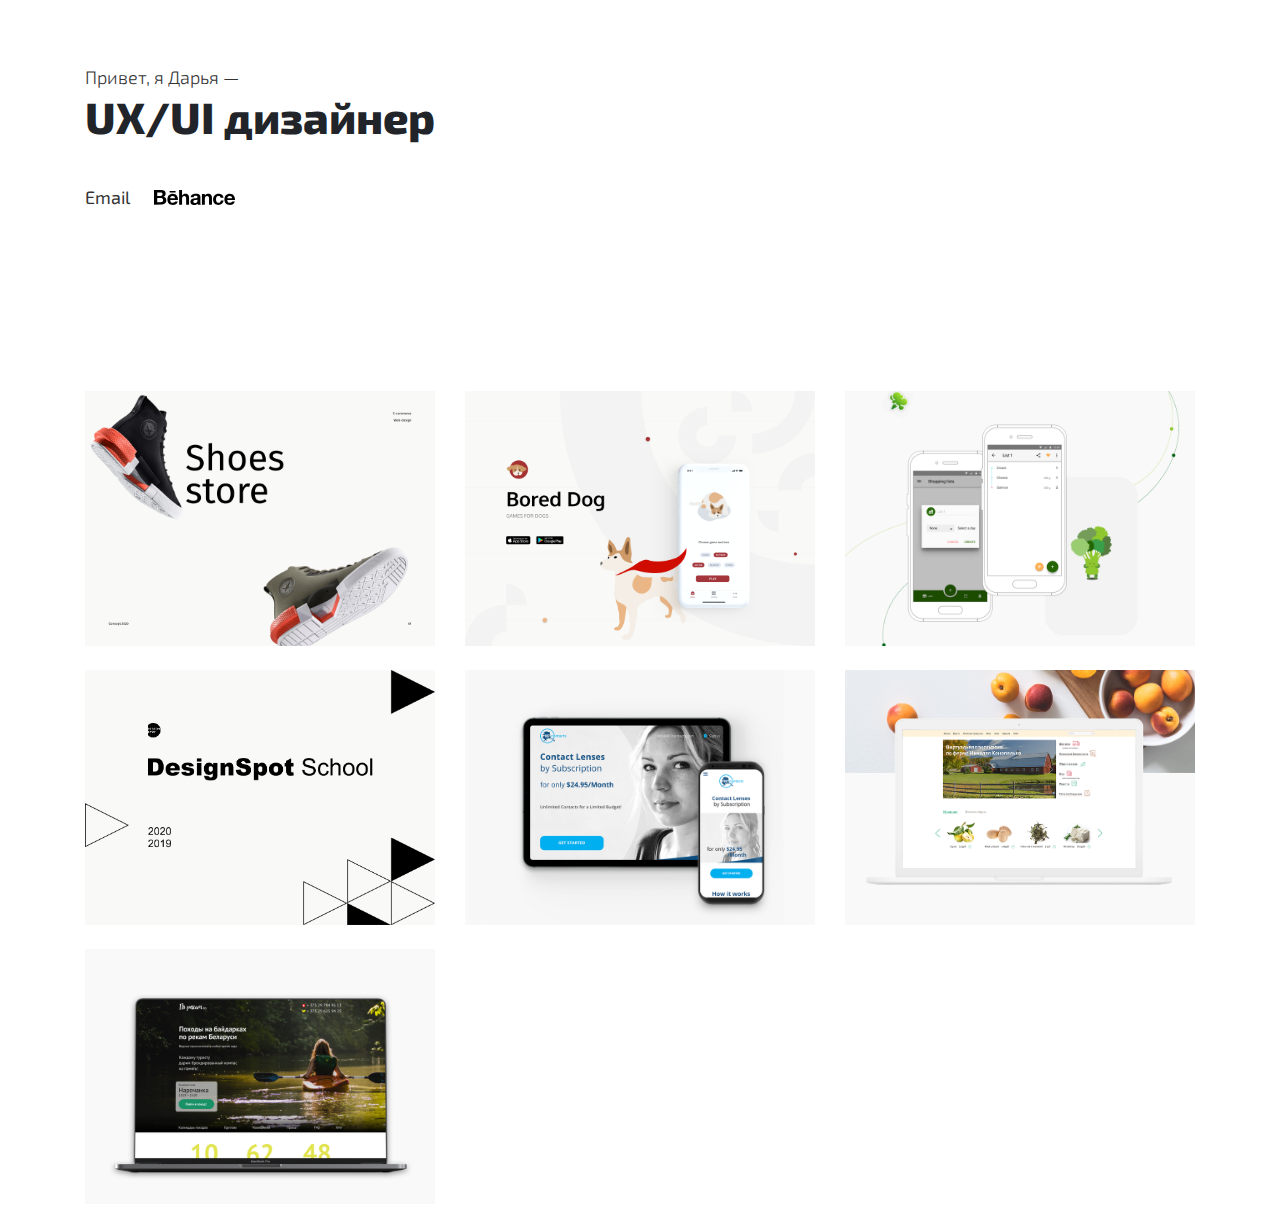
<file: index.html>
<!doctype html>
<html lang="en">

<head>
  <meta charset="utf-8">
  <meta name="viewport" content="width=device-width, initial-scale=1, shrink-to-fit=no">
  <meta name="author" content="dara.aspi@gmail.com">
  <link rel="shortcut icon" type="image/x-icon" href="img/icon.png">
  <title>walrusdzgn</title>

  <link rel="preconnect" href="https://fonts.gstatic.com">
  <link href="https://fonts.googleapis.com/css?family=Poppins:100,200,400,300,500,600,700" rel="stylesheet">
  <link href="https://fonts.googleapis.com/css2?family=Exo+2&display=swap" rel="stylesheet">
  <link href="bootstrap.min.css" rel="stylesheet">

  <style>
    body {
      font-family: 'Poppins';
    }

    .jumbotron {
      background-color: white !important;
    }

    .lead {
      font-size: 20px;
    }

    .lead2 {
      font-size: 40px;
      font-weight: 500 !important;
      margin-bottom: 40px;
    }

    .link {
      margin-right: 20px;
      color: black;
    }

    .link2 {
      font-weight: 500;
      color: black;
    }

    .bd-placeholder-img {
      font-size: 1.125rem;
      text-anchor: middle;
      -webkit-user-select: none;
      -moz-user-select: none;
      -ms-user-select: none;
      user-select: none;
    }

    @media (min-width: 768px) {
      .bd-placeholder-img-lg {
        font-size: 3.5rem;
      }
    }

    .cm-left {
      text-align: left !important;
      font-family: 'Exo 2', sans-serif !important;
    }

    .lead2 {
      font-weight: 800 !important;
      font-size: 44px !important;
    }

    .link,
    .link2,
    .text-muted {
      color: #333333 !important;
      font-size: 18px !important;
      margin-bottom: 0px !important;
    }

    .mg-top {
      margin-top: 100px !important;
    }

    .logo {
      height: 15px;
      margin-bottom: 4px;
    }
  </style>
</head>

<body>
  <main role="main">

    <section class="jumbotron text-center cm-left">
      <div class="container">
        <p class="lead text-muted">Привет, я Дарья —</p>
        <h1 class="lead2">UX/UI дизайнер</h1>
        <p>
          <a class="link" href="mailto:dara.aspi@gmail.com">Email</a>
          <a class="link2" href="https://www.behance.net/daryahavinovich" target="_blank">
            <img class="logo" src="./img/Behance_logo.svg">
          </a>
        </p>
      </div>
    </section>

    <div class="album bg-white">
      <div class="container mg-top">

        <div class="row">
          <div class="col-md-4">
            <div class="mb-4">
              <a href="./Shoes.html"><img class="image img-fluid" src="img/shoes/shoes_cover.png" alt=""></a>
            </div>
          </div>

          <div class="col-md-4">
            <div class="mb-4">
              <a href="./BoredDog.html"><img class="image img-fluid" src="img/boredog/cover.png" alt=""></a>
            </div>
          </div>
          <div class="col-md-4">
            <div class="mb-4">
              <a href="./BroKali.html"><img class="image img-fluid" src="img/brokali.png" alt=""></a>
            </div>
          </div>
          <div class="col-md-4">
            <div class="mb-4">
              <a href="./DesignSpot.html"><img class="image img-fluid" src="img/DesignSpot.png" alt=""></a>
            </div>
          </div>

          <div class="col-md-4">
            <div class="mb-4">
              <a href="./Lenses.html"><img class="image img-fluid" src="img/lenses.png" alt=""></a>
            </div>
          </div>
          <div class="col-md-4">
            <div class="mb-4">
              <a href="./Ferma.html"><img class="image img-fluid" src="img/shop.png" alt=""></a>
            </div>
          </div>
          <div class="col-md-4">
            <div class="mb-4">
              <a href="./Kayaking.html"><img class="image img-fluid" src="img/travel.png" alt=""></a>
            </div>
          </div>
        </div>
      </div>
    </div>

  </main>
</body>

</html>
</file>
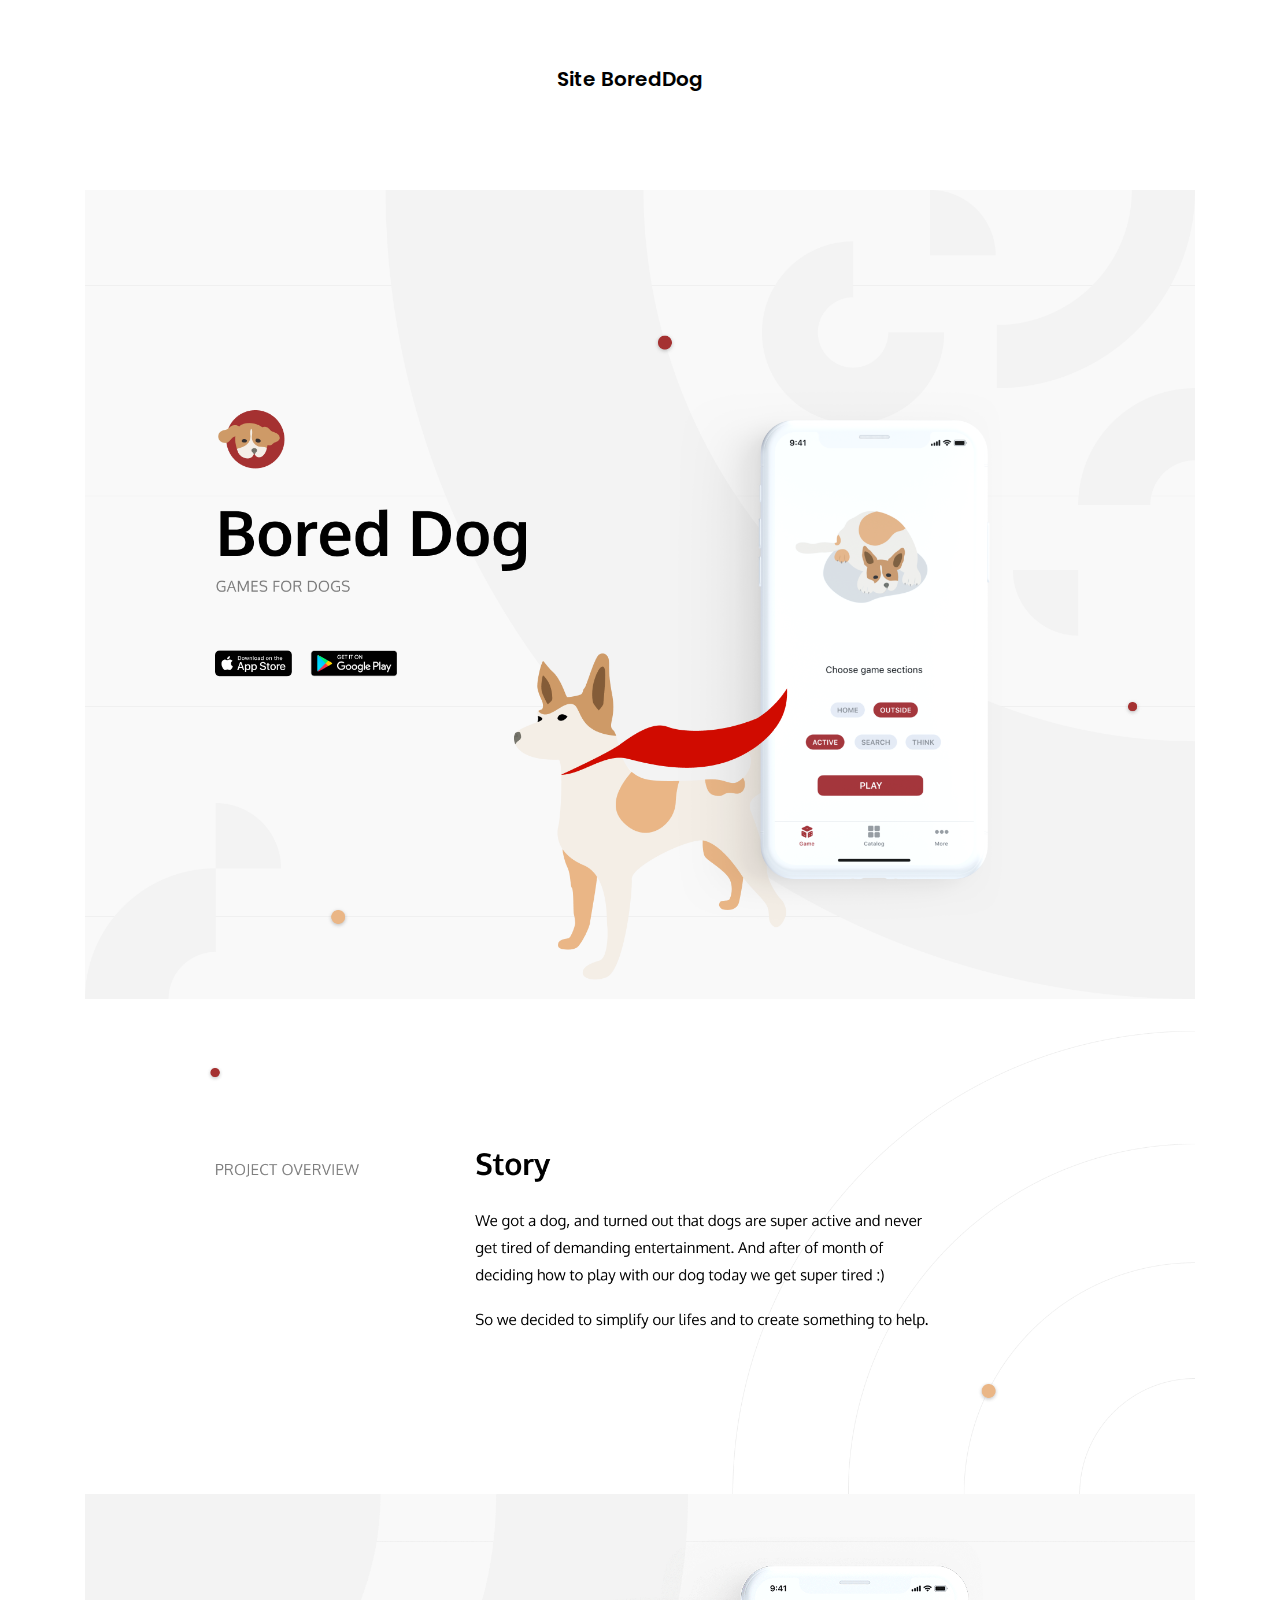
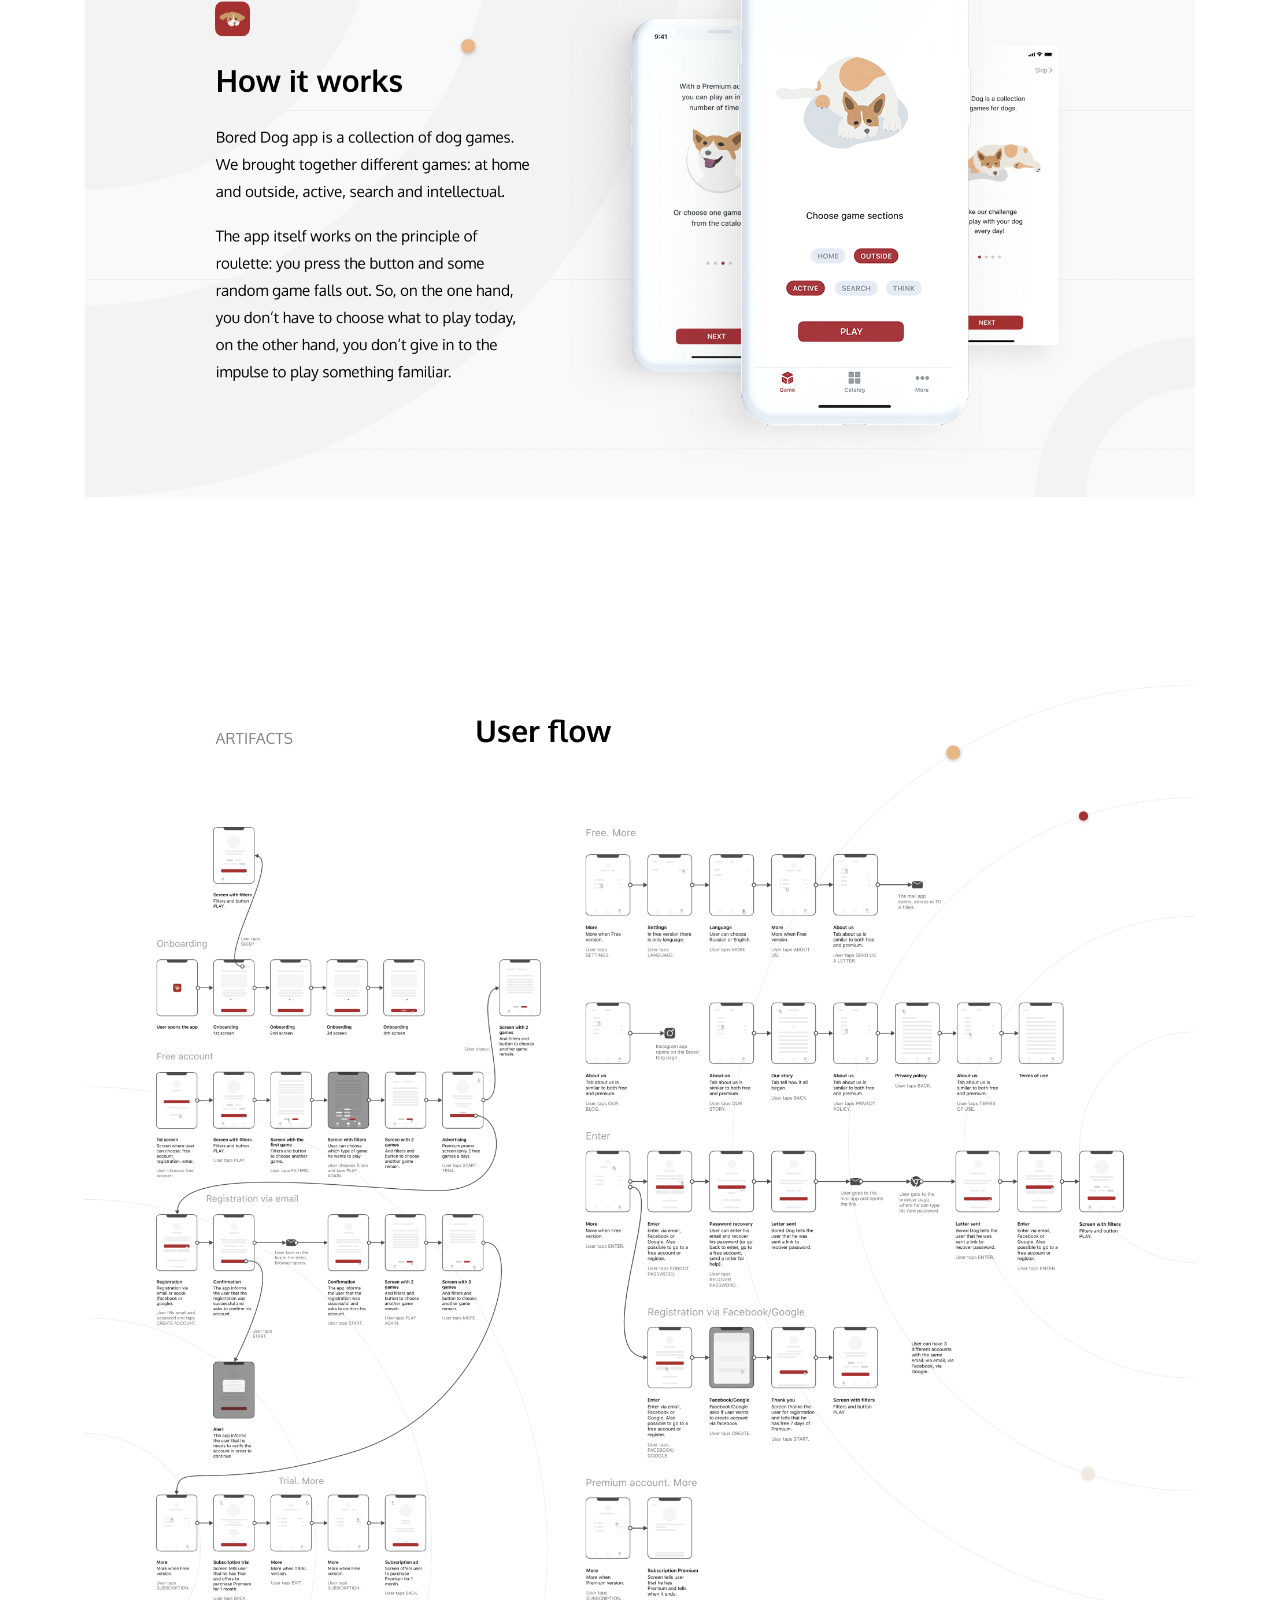
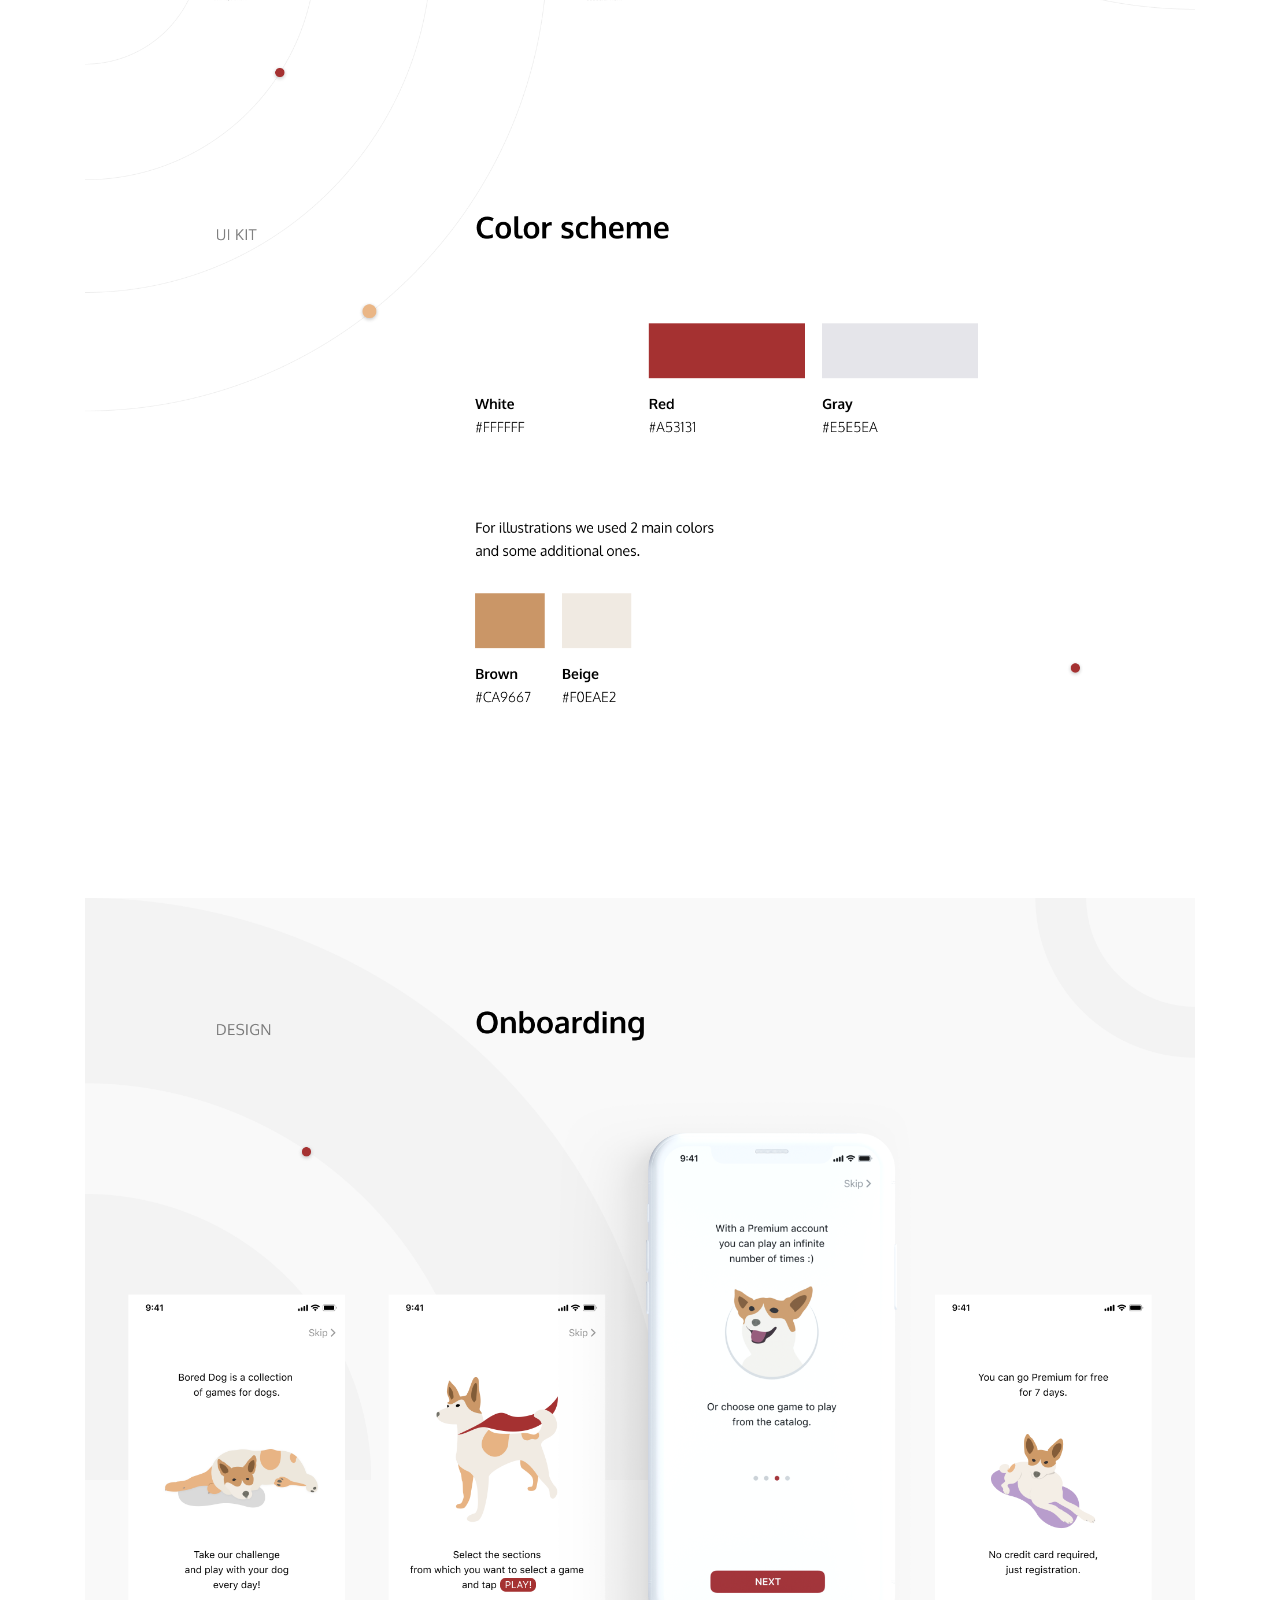
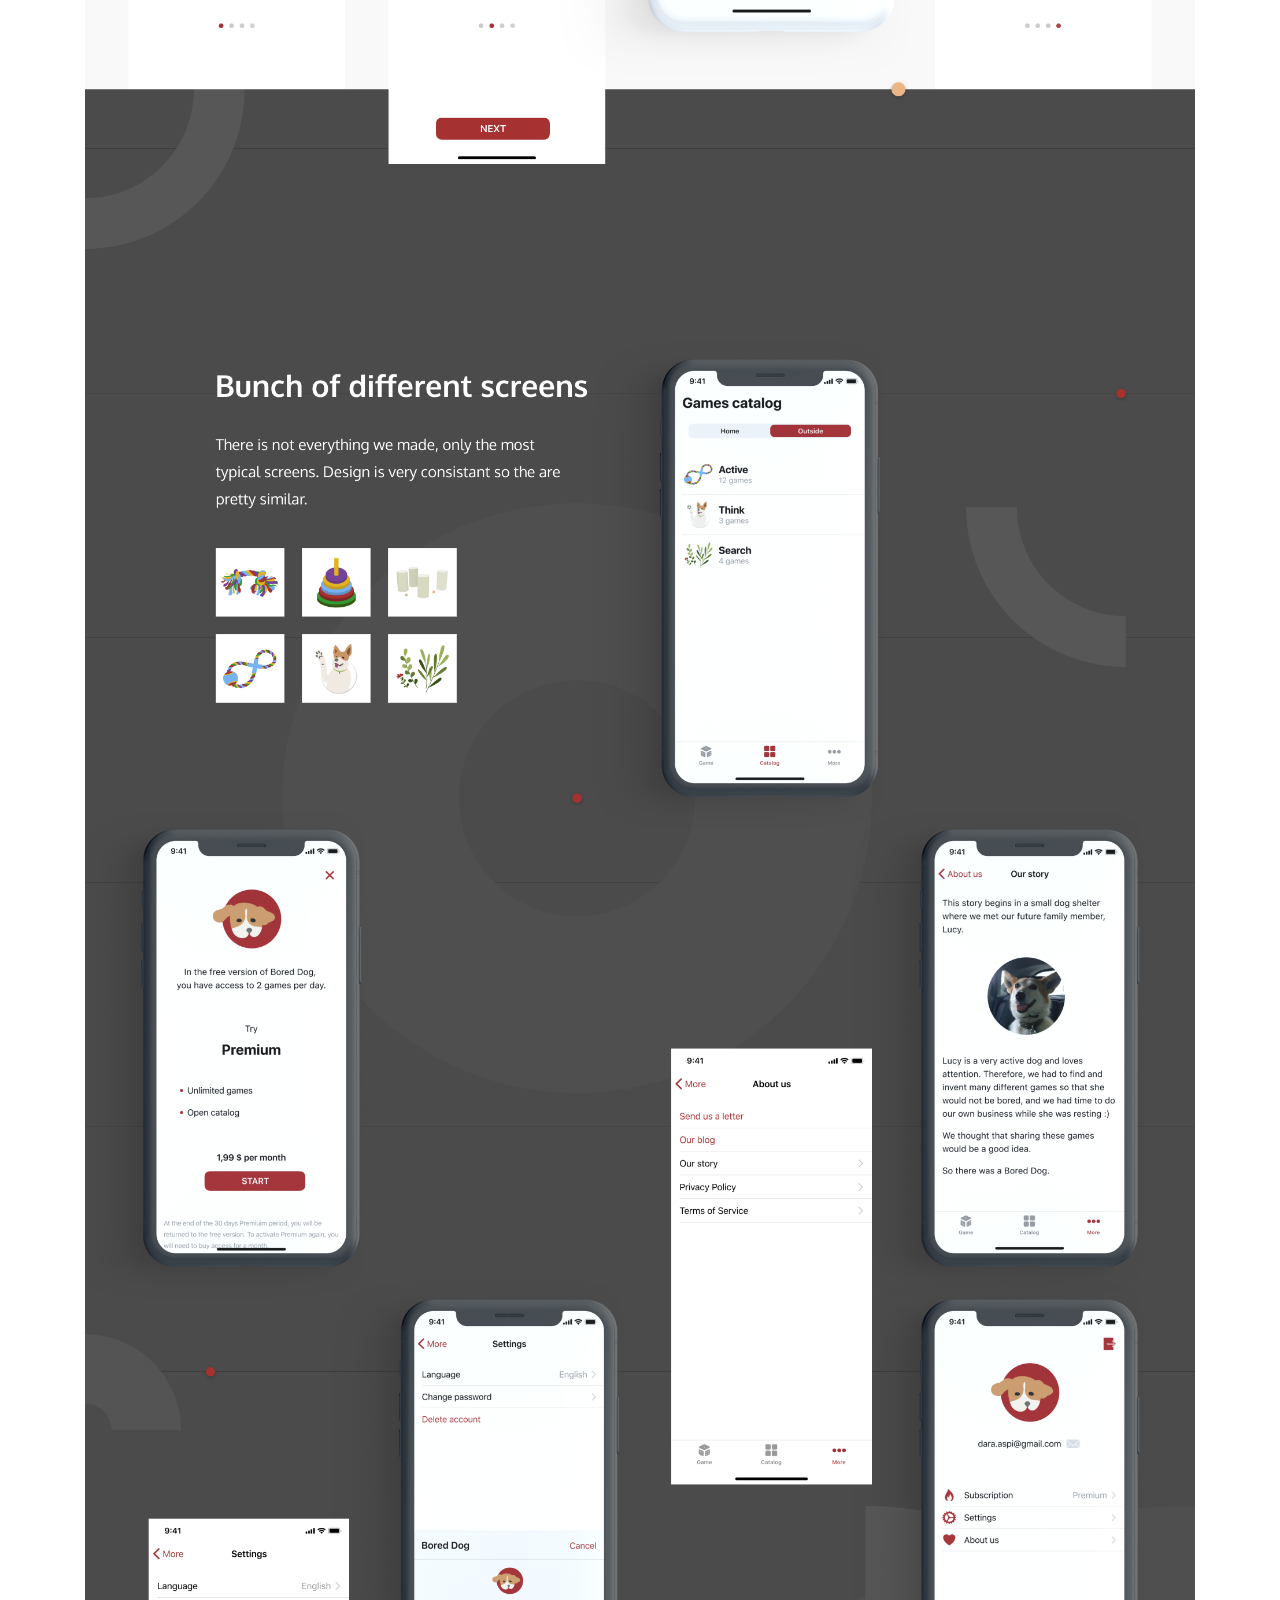
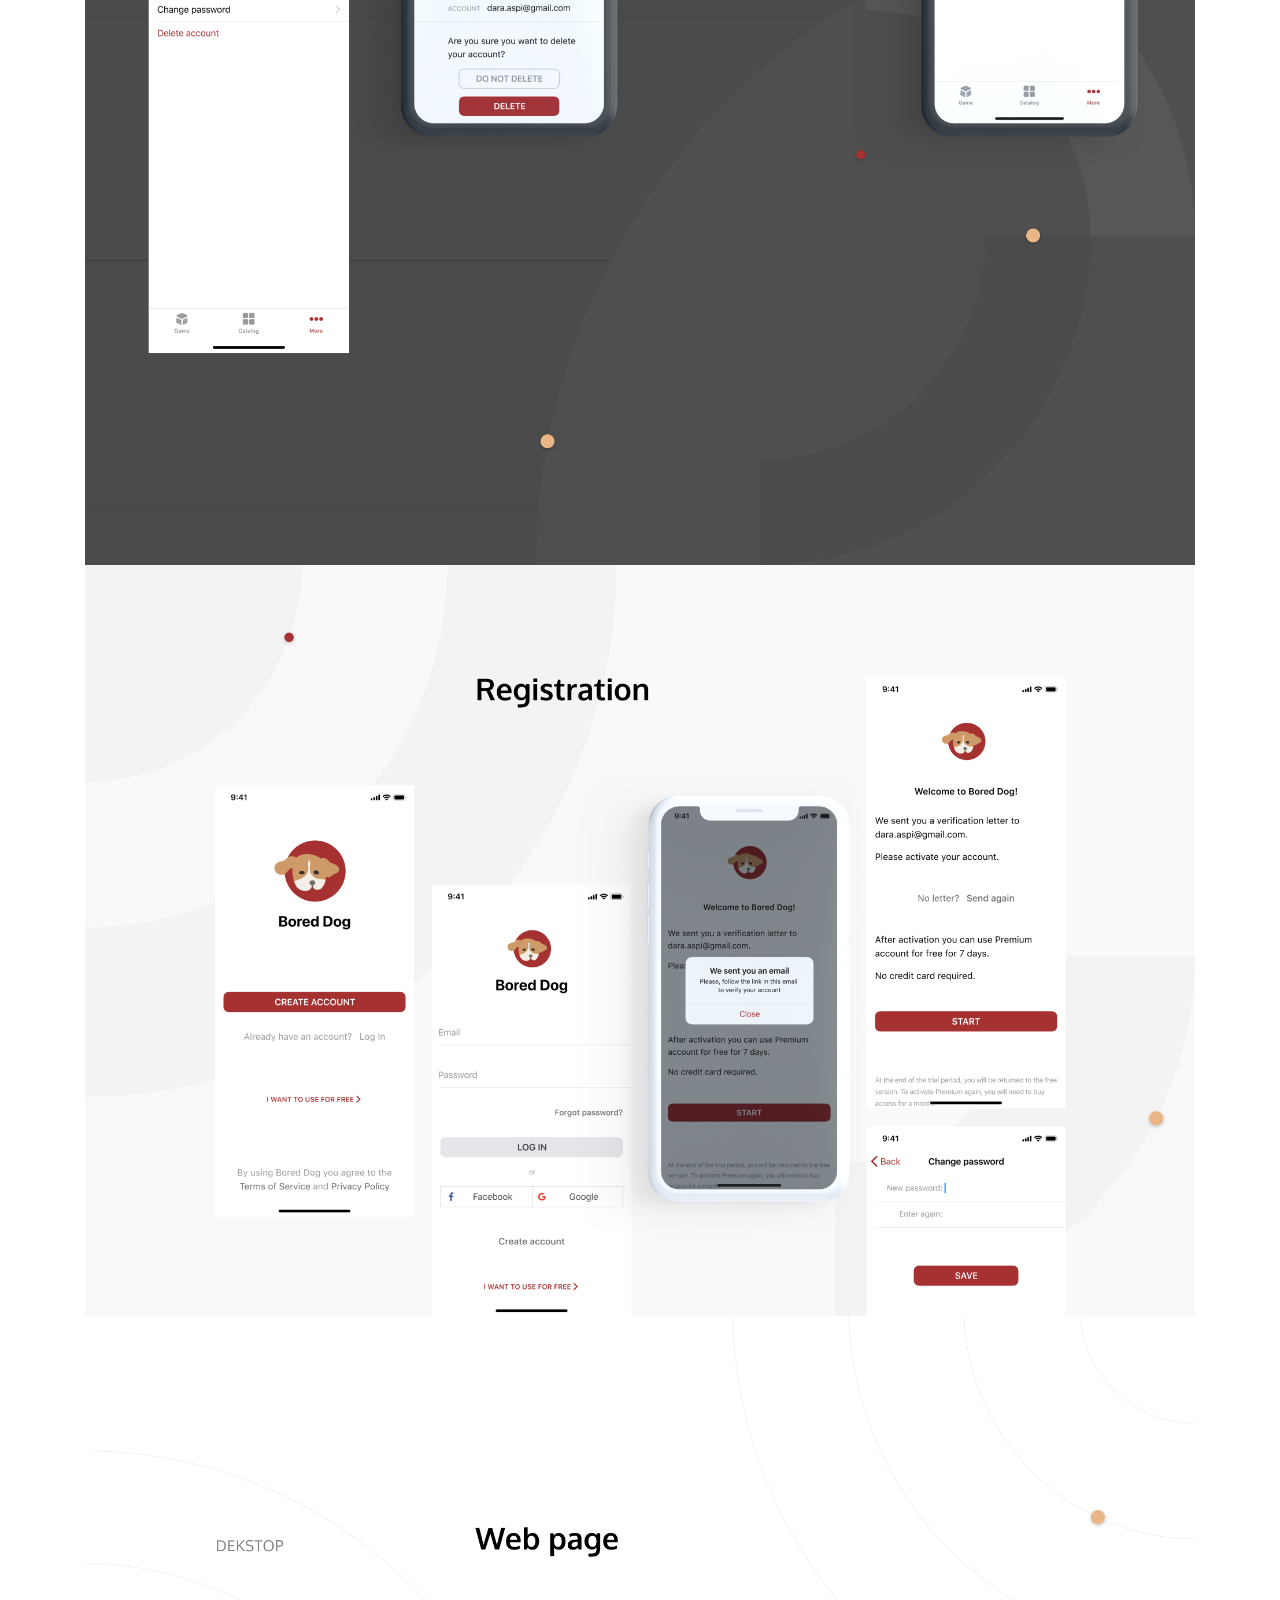
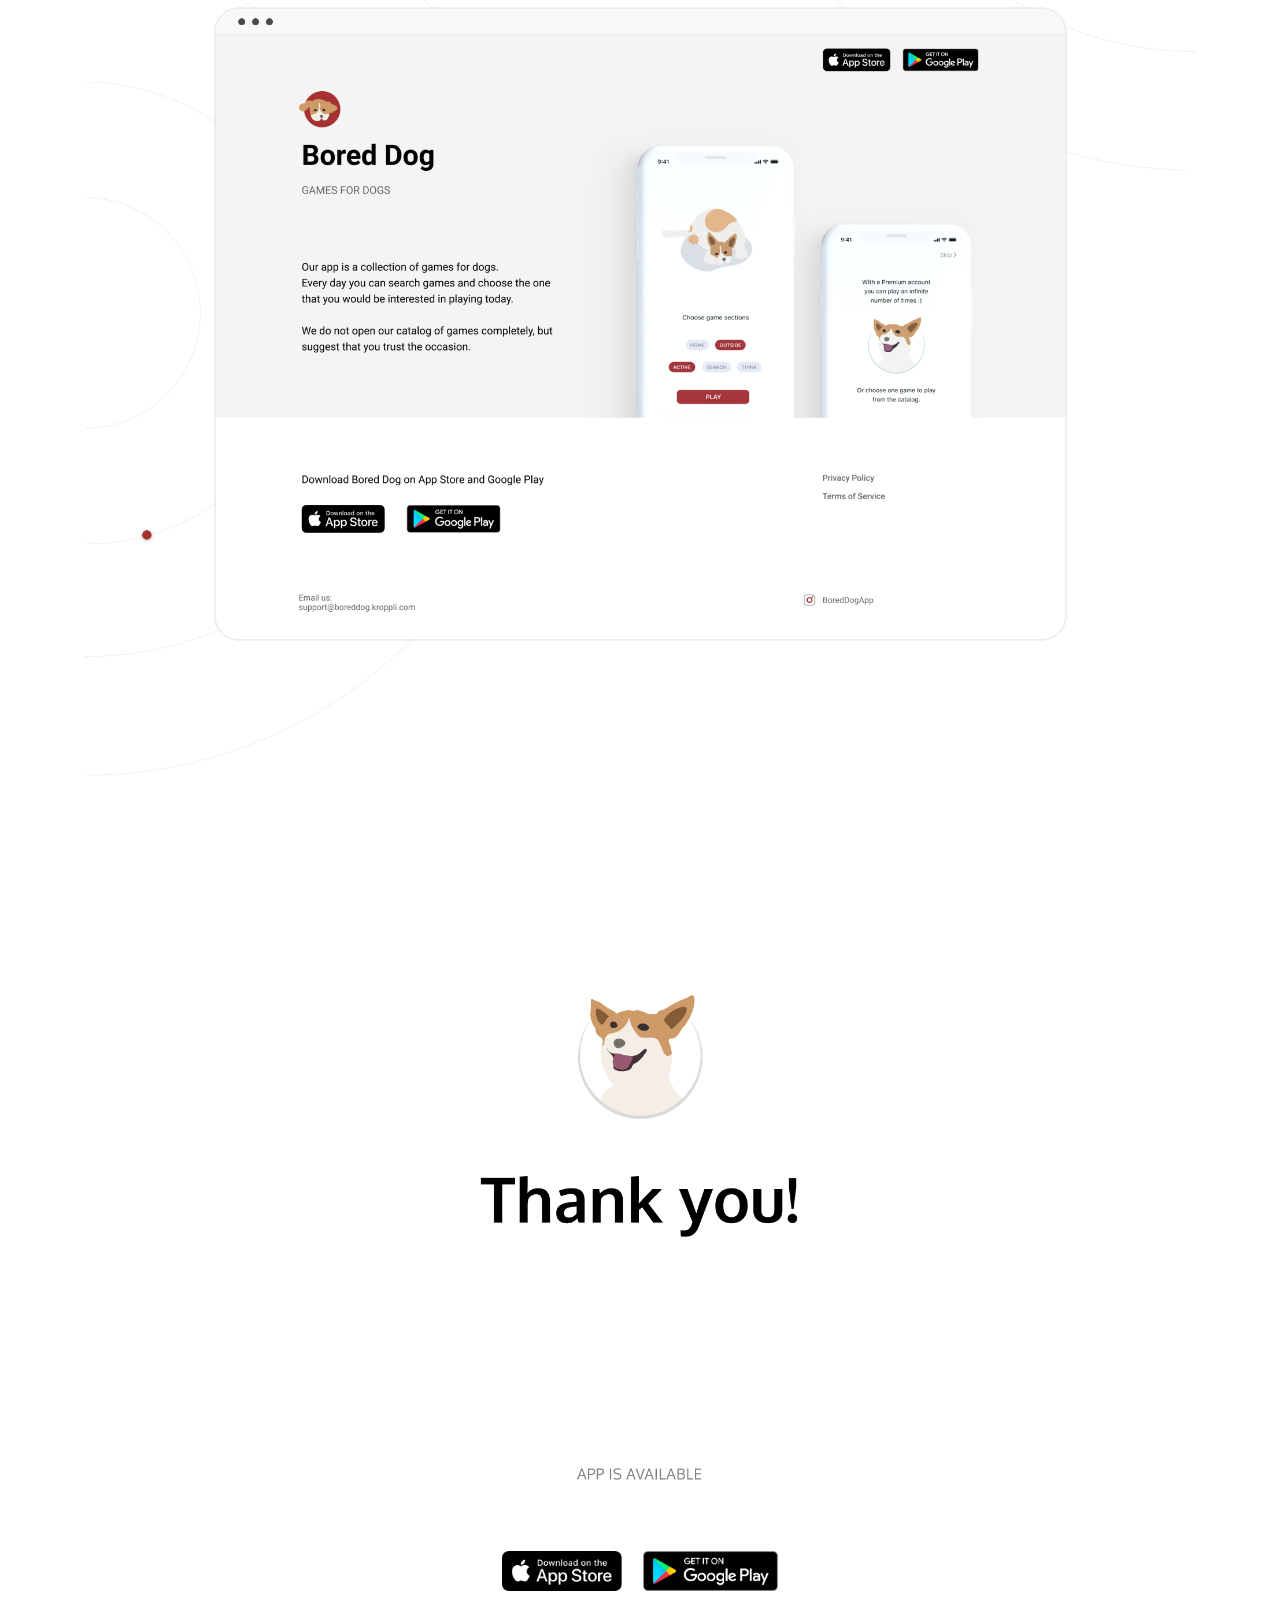
<file: BoredDog.html>
<!doctype html>
<html lang="en">

<head>
	<meta charset="utf-8">
	<meta name="viewport" content="width=device-width, initial-scale=1, shrink-to-fit=no">
	<meta name="author" content="dara.aspi@gmail.com">
	<link rel="shortcut icon" type="image/x-icon" href="img/icon.png">
	<title>BoredDog</title>

	<link href="https://fonts.googleapis.com/css?family=Poppins:100,200,400,300,500,600,700" rel="stylesheet">
	<link href="bootstrap.min.css" rel="stylesheet">

	<style>
		.link {
			font-family: 'Poppins';
			font-size: 20px;
			margin-right: 20px;
			color: black;
			font-weight: 600;
		}

		.market:hover {
			text-decoration: none;
		}
	</style>
</head>

<body>
	<main role="main" class="container">
		<section class="jumbotron text-center bg-white">
			<a class="link" href="https://boreddog.kroppli.com/" target="_blank">Site BoredDog</a>
		</section>

		<img class="image img-fluid" src="img/boredog/1_pic.png">
		<img class="image img-fluid" src="img/boredog/2_pic.png">
		<img class="image img-fluid" src="img/boredog/3_pic.gif">
		<img class="image img-fluid" src="img/boredog/4_pic.png">
		<img class="image img-fluid" src="img/boredog/5_pic.png">
		<img class="image img-fluid" src="img/boredog/6_pic.png">
		<img class="image img-fluid" src="img/boredog/7_pic.png">
		<img class="image img-fluid" src="img/boredog/8_pic.png">
		<img class="image img-fluid" src="img/boredog/9_pic.png">
		<img class="image img-fluid" src="img/boredog/10_pic.png">

		<section class="jumbotron text-center bg-white">
			<a class="p-2 text-dark market" target="_blank" href="https://apps.apple.com/us/app/bored-dog/id1483030014">
				<img height="40" src="img/appstore.png">
			</a>
			<a class="p-2 text-dark market" target="_blank"
				href="https://play.google.com/store/apps/details?id=com.kroppli.boreddog">
				<img height="40" src="img/googleplay.png">
			</a>
		</section>
	</main>
</body>

</html>
</file>
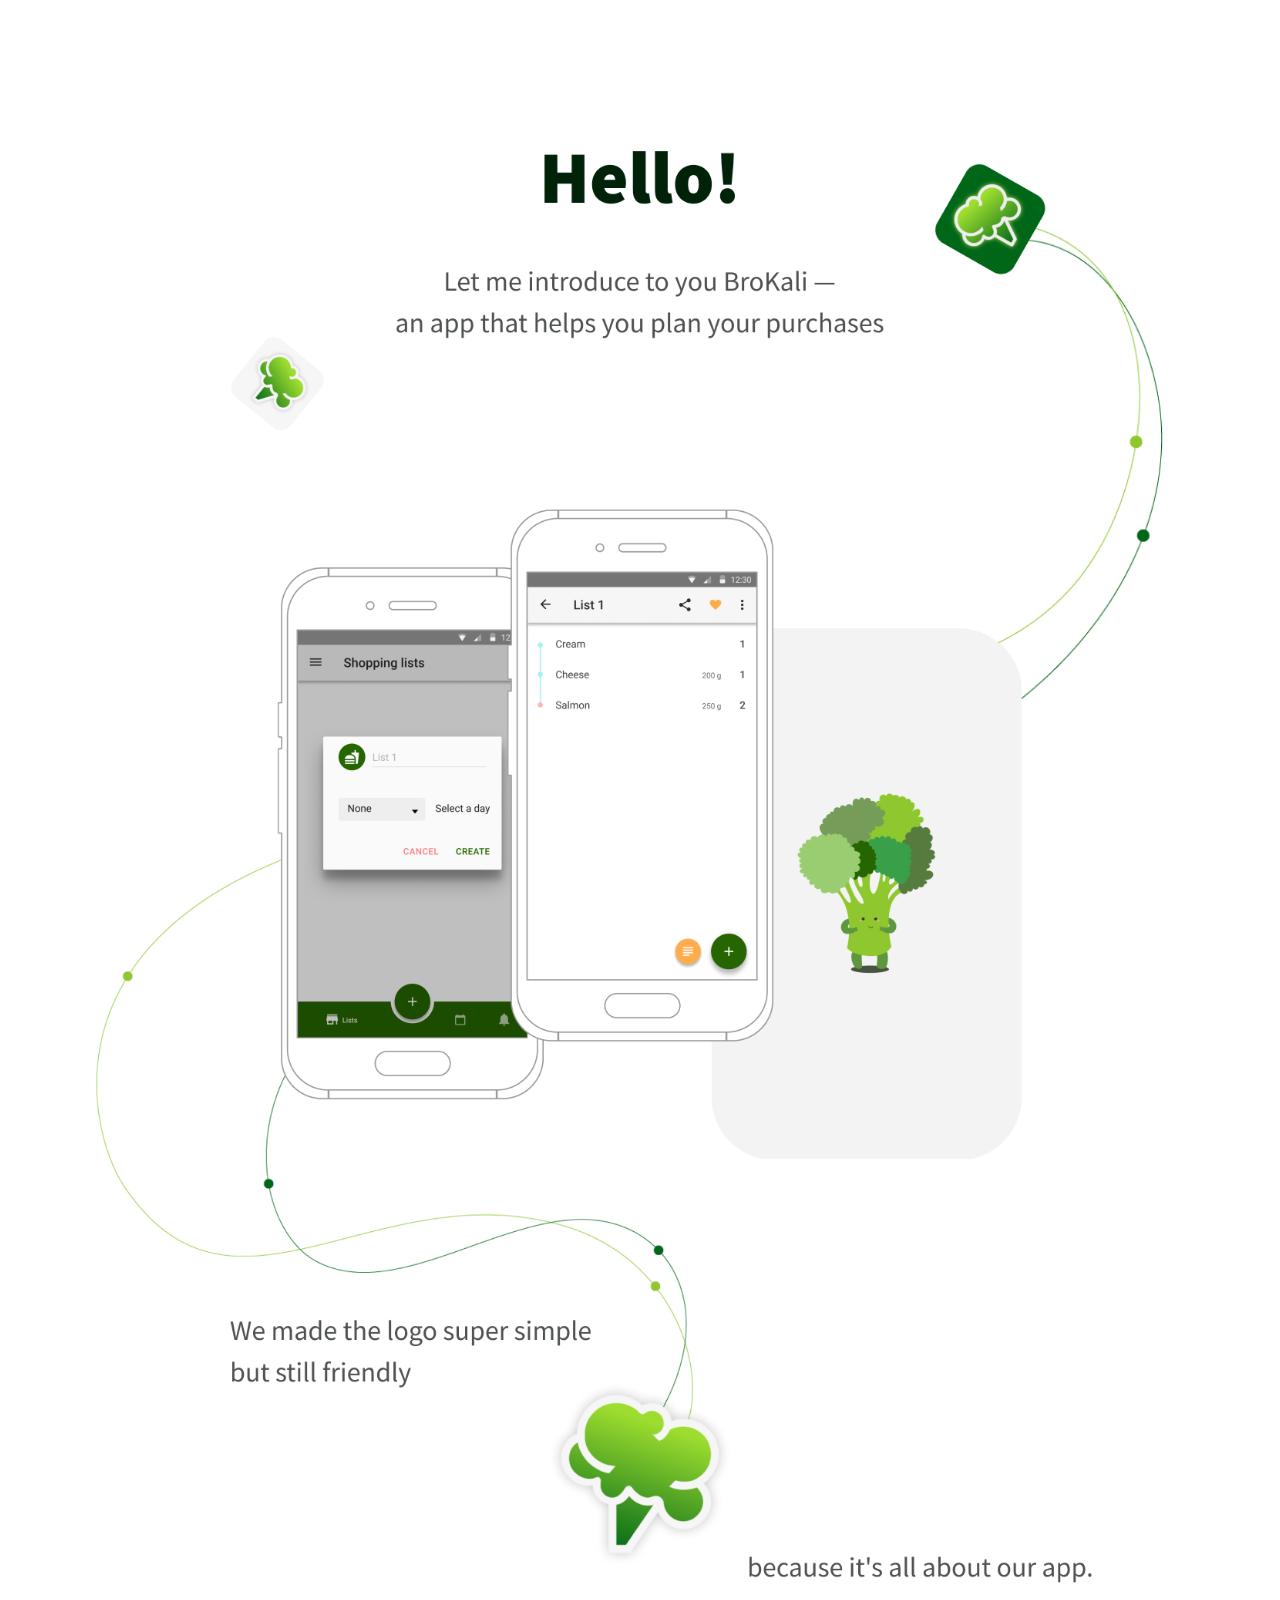
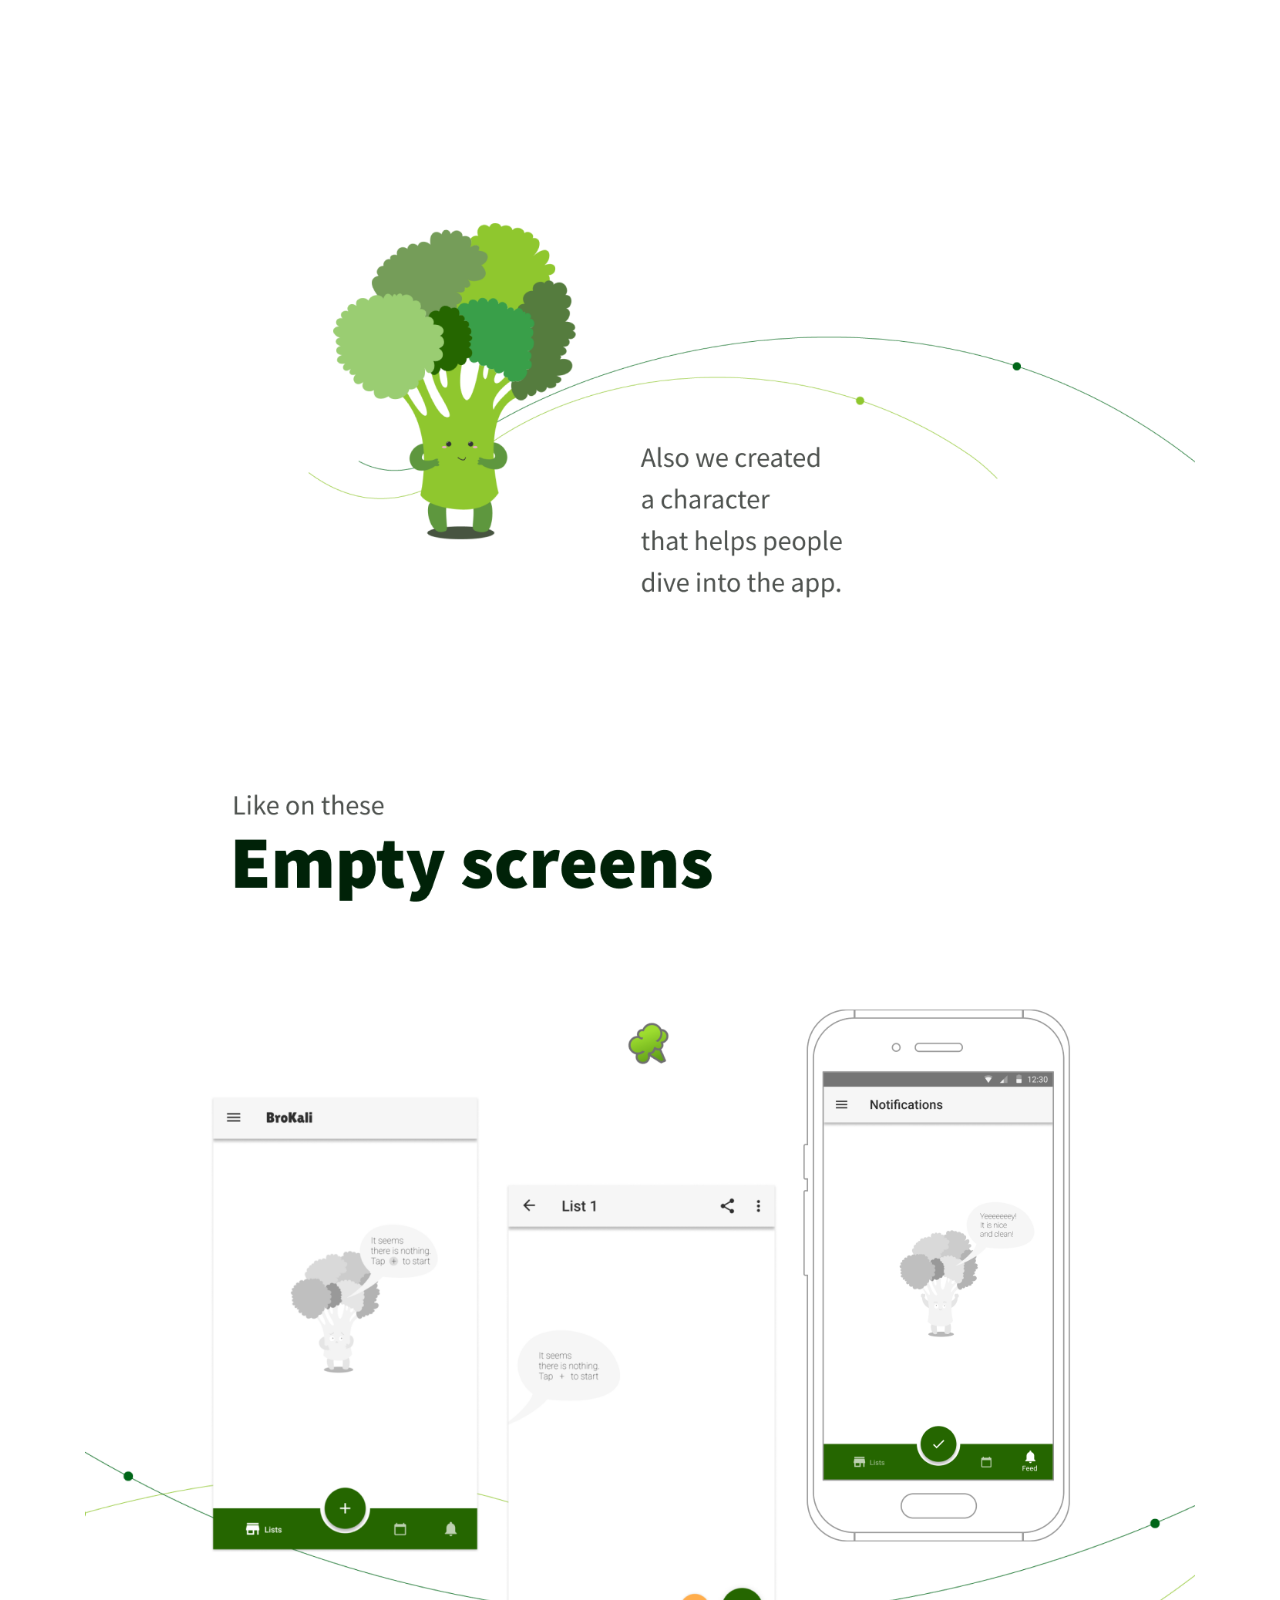
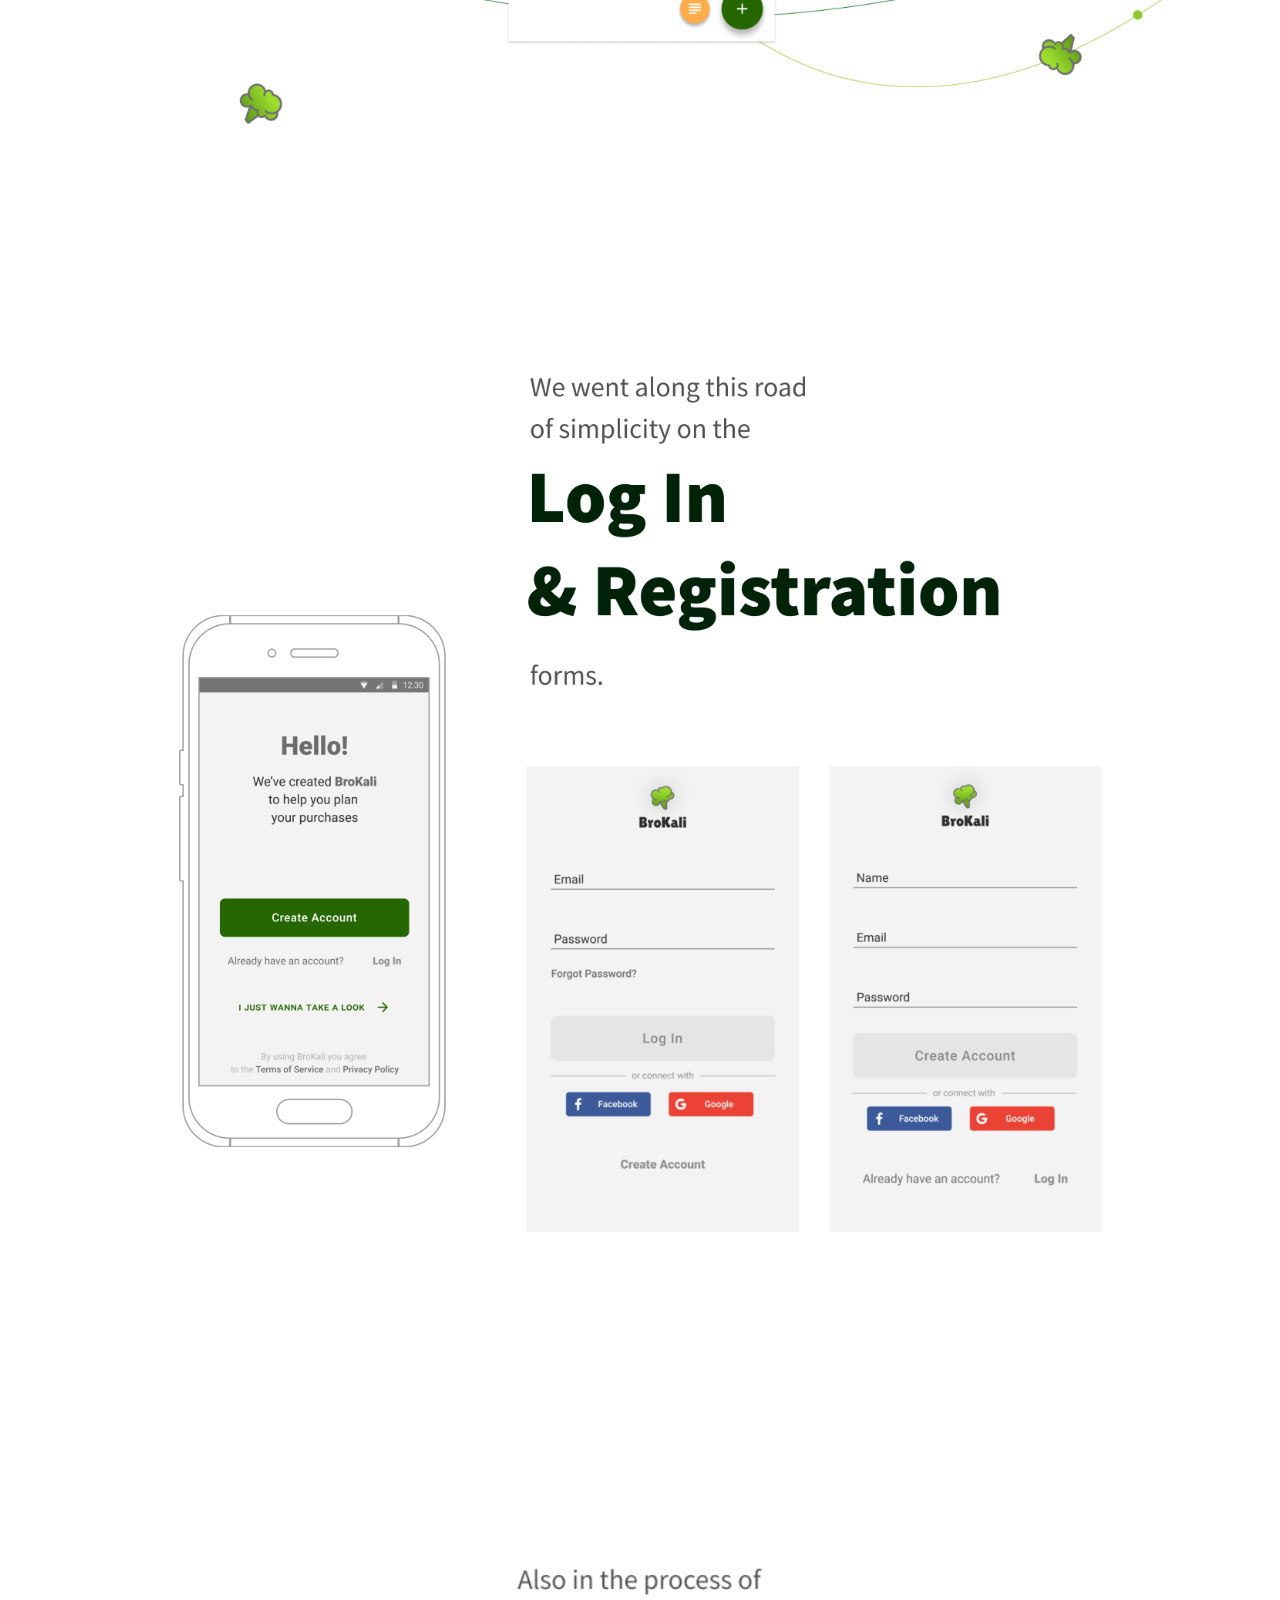
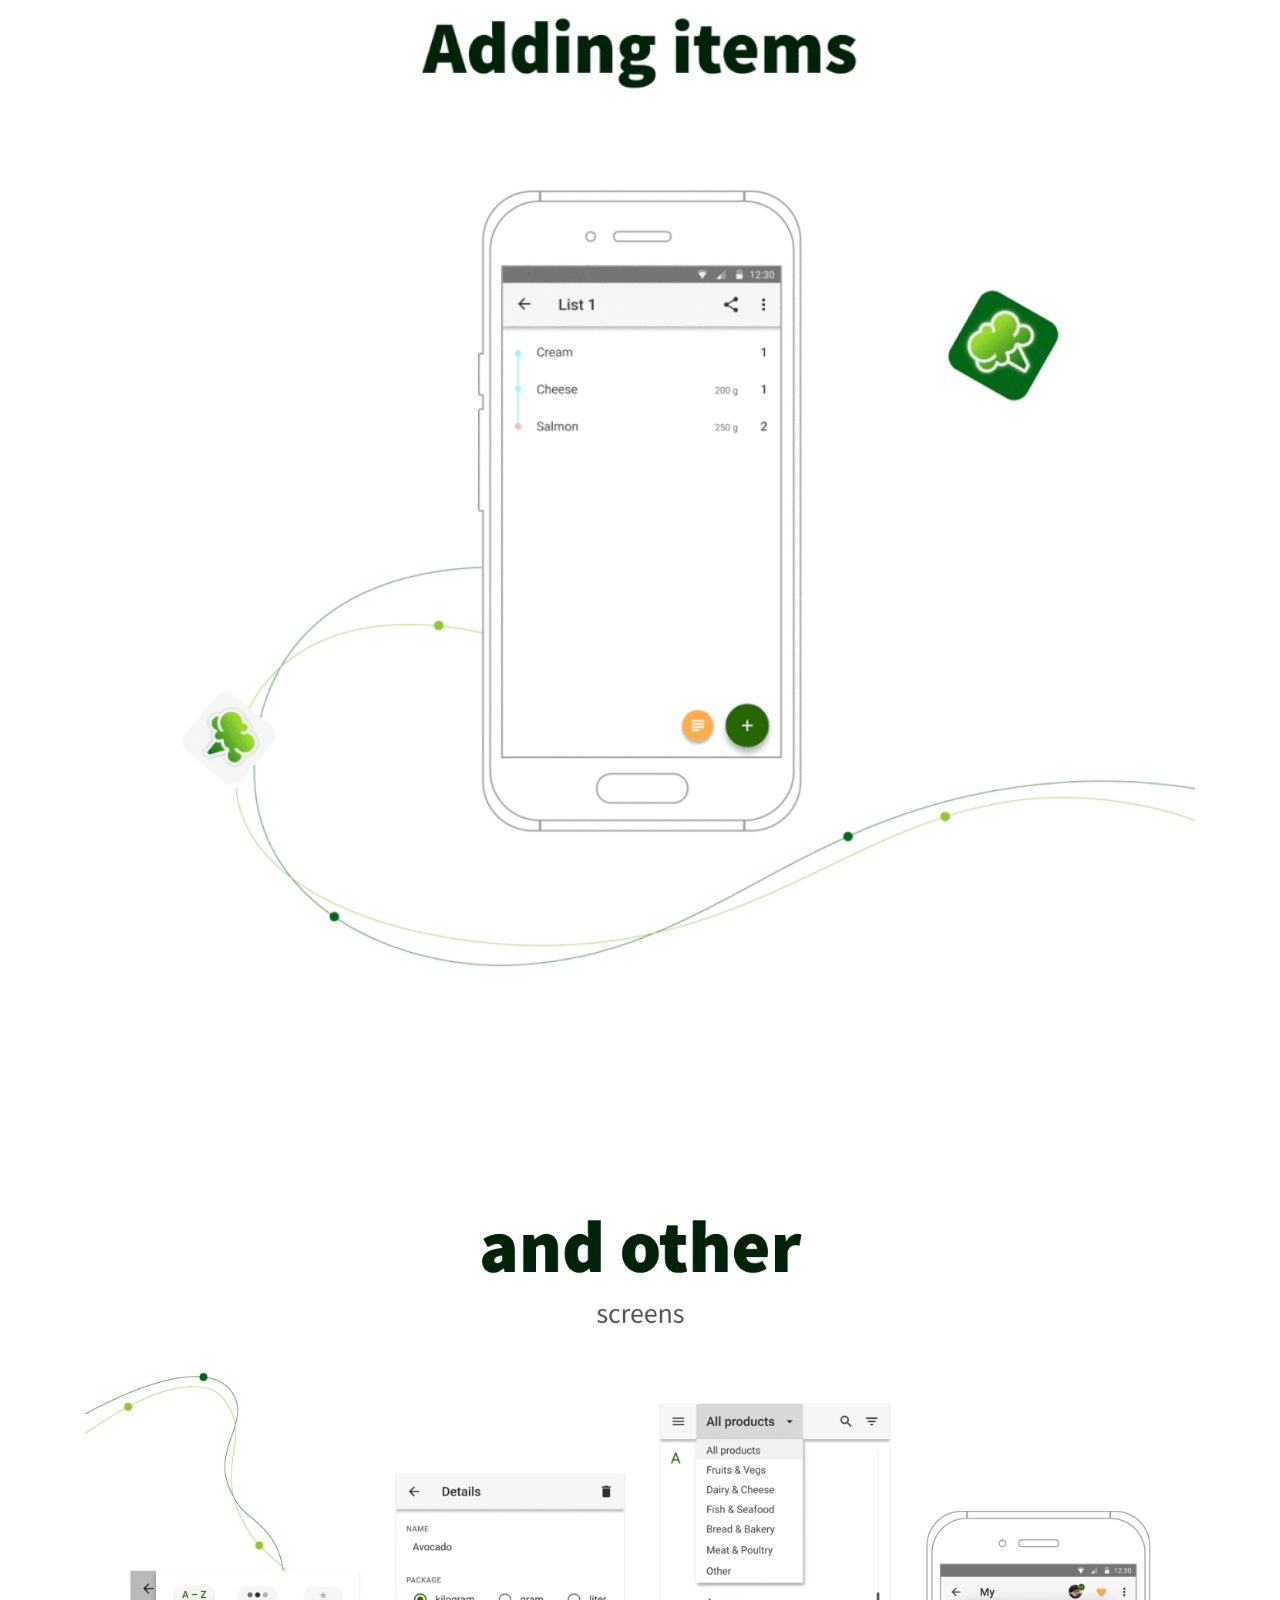
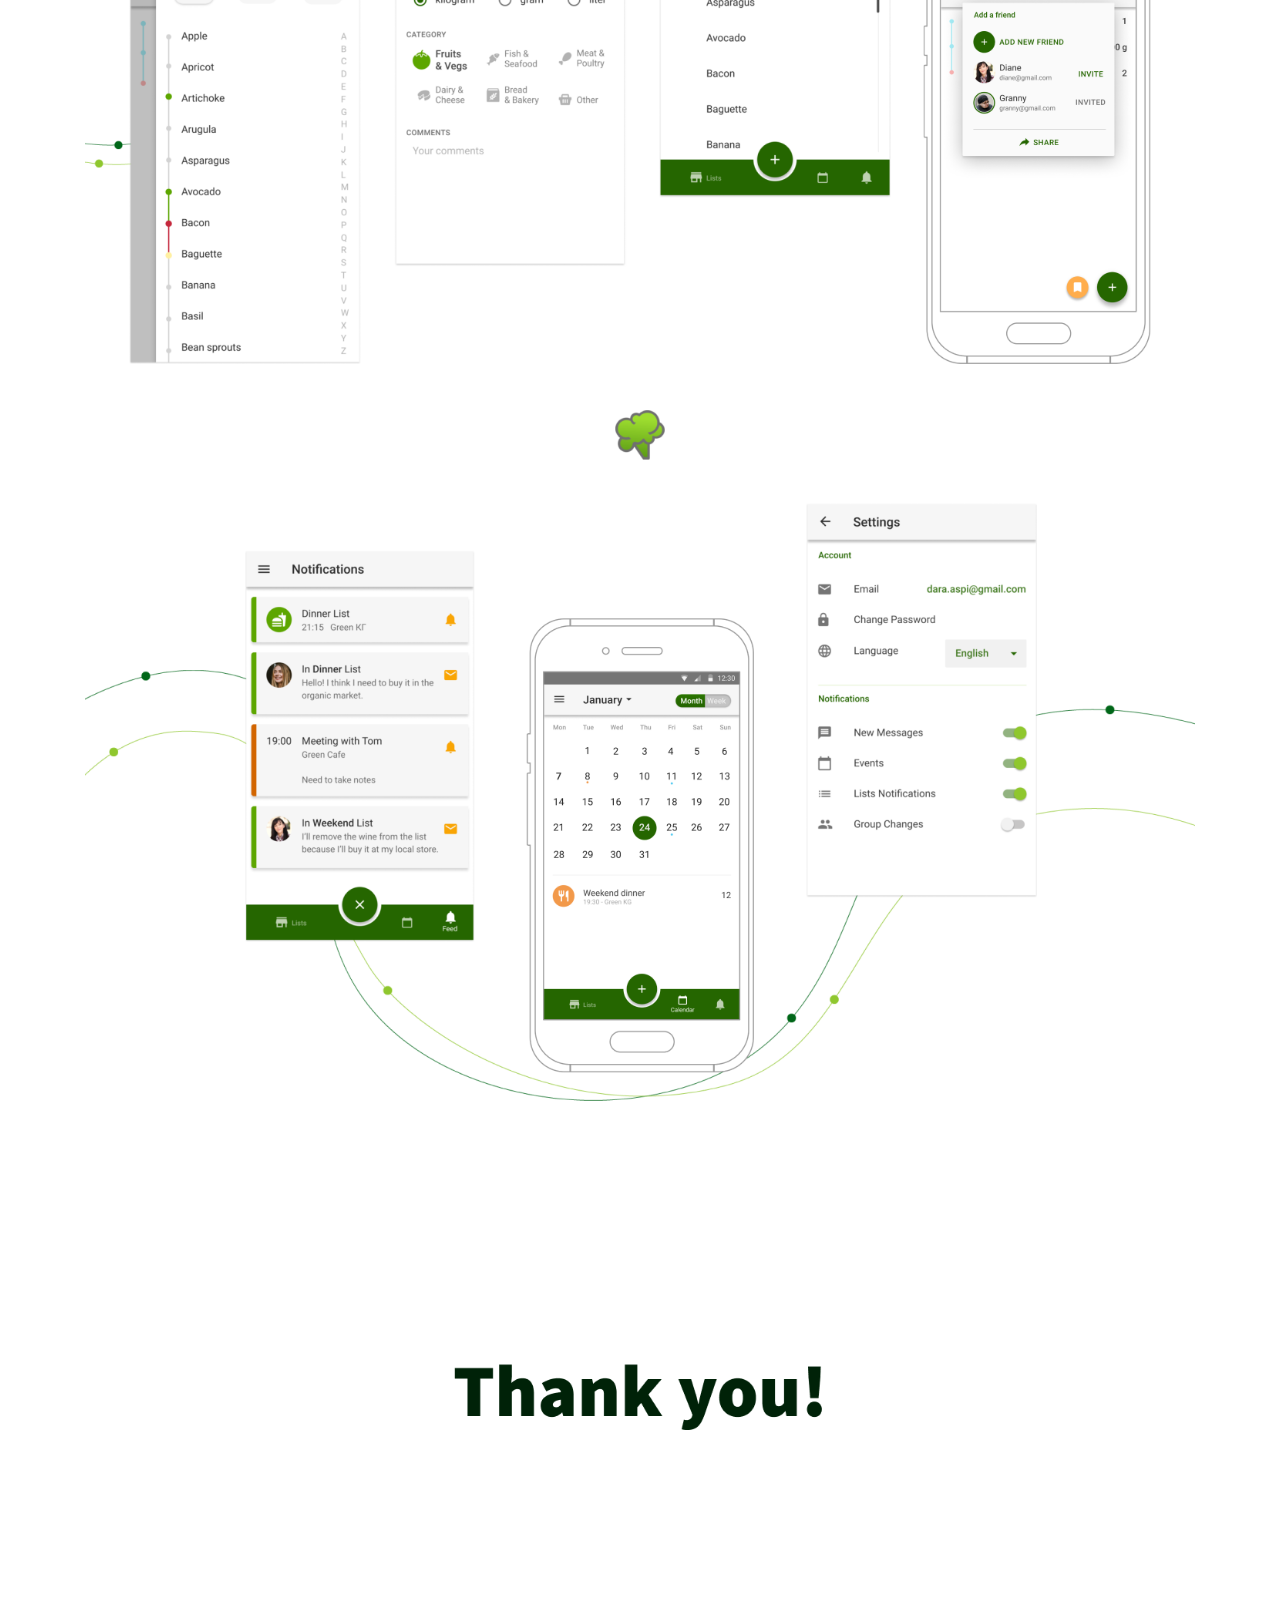
<file: BroKali.html>
<!doctype html>
<html lang="en">

<head>
	<meta charset="utf-8">
	<meta name="viewport" content="width=device-width, initial-scale=1, shrink-to-fit=no">
	<meta name="author" content="dara.aspi@gmail.com">
	<link rel="shortcut icon" type="image/x-icon" href="img/icon.png">
	<title>BroKali</title>

	<link href="bootstrap.min.css" rel="stylesheet">
</head>

<body>
	<main role="main" class="container">
		<img class="image img-fluid" src="img/BroKali1.png">
		<img class="image img-fluid" src="img/BroKali2.gif">
		<img class="image img-fluid" src="img/BroKali3.png">
	</main>
</body>

</html>
</file>
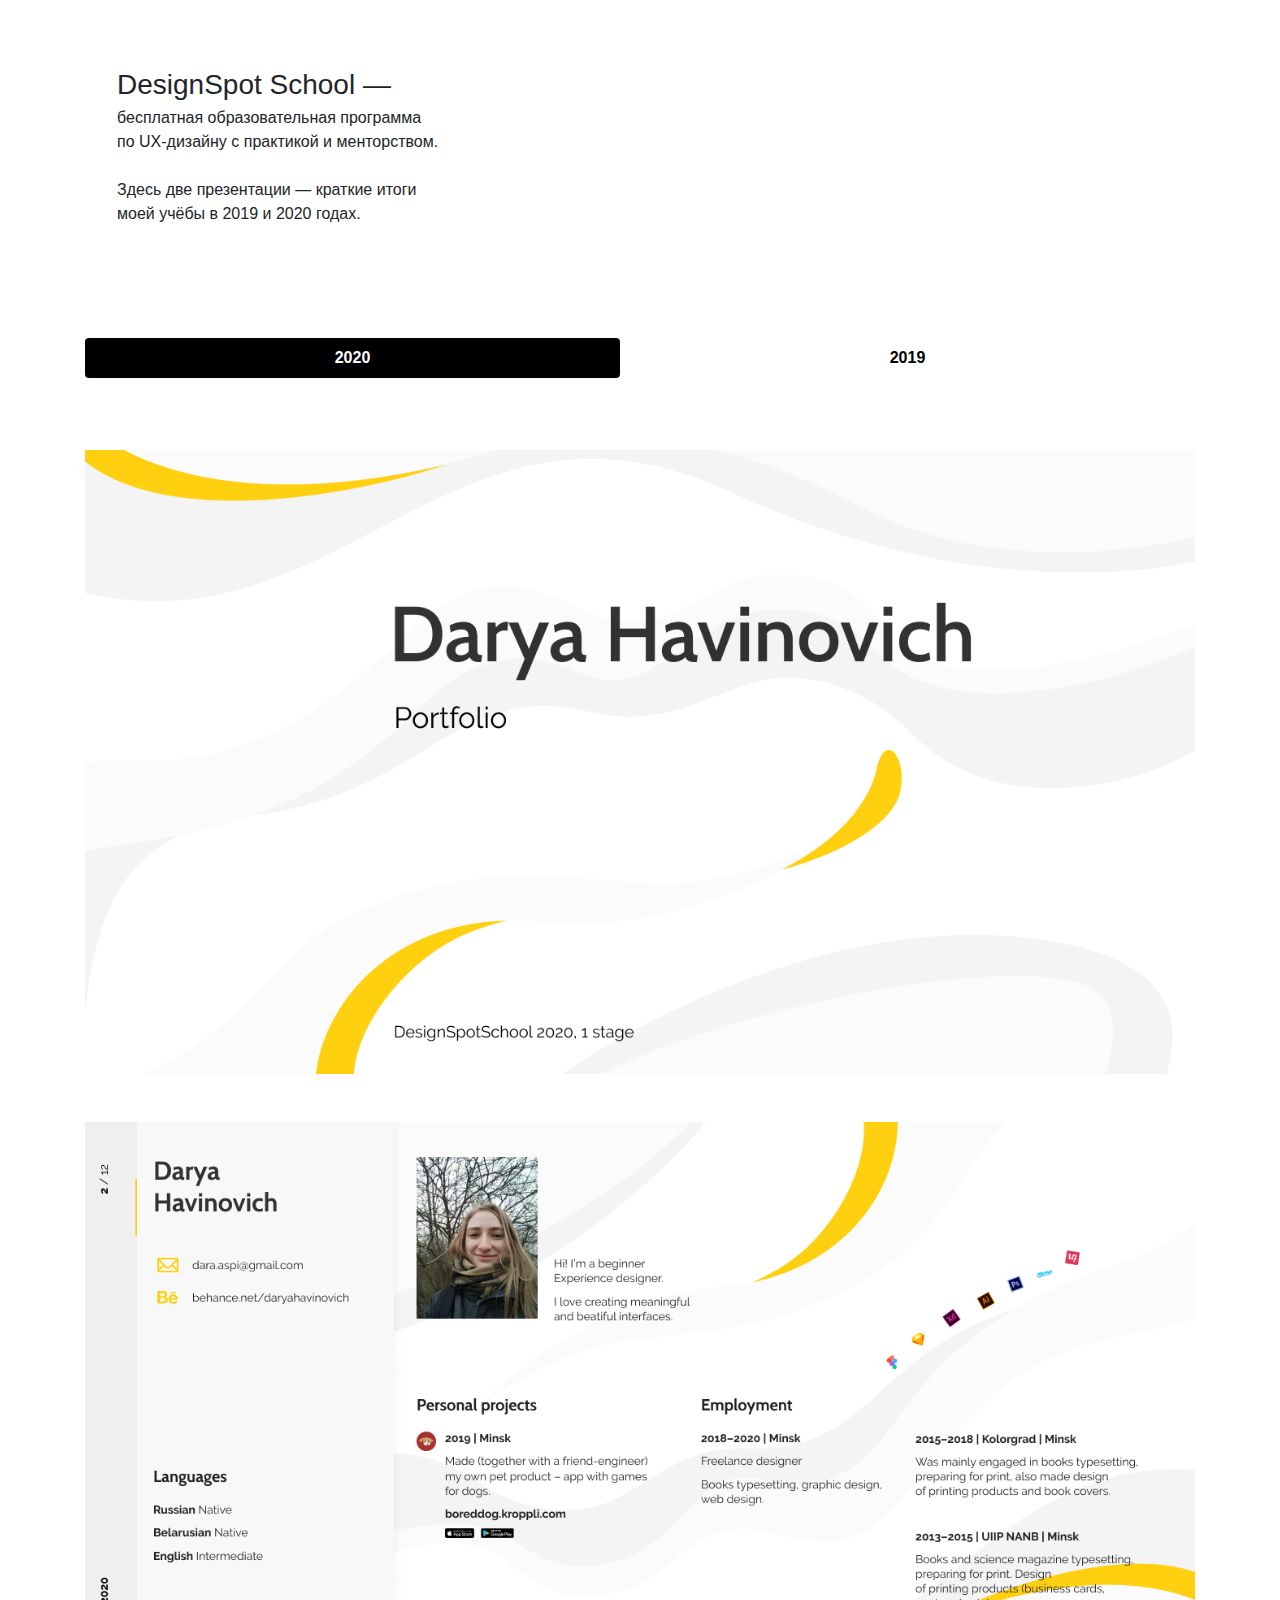
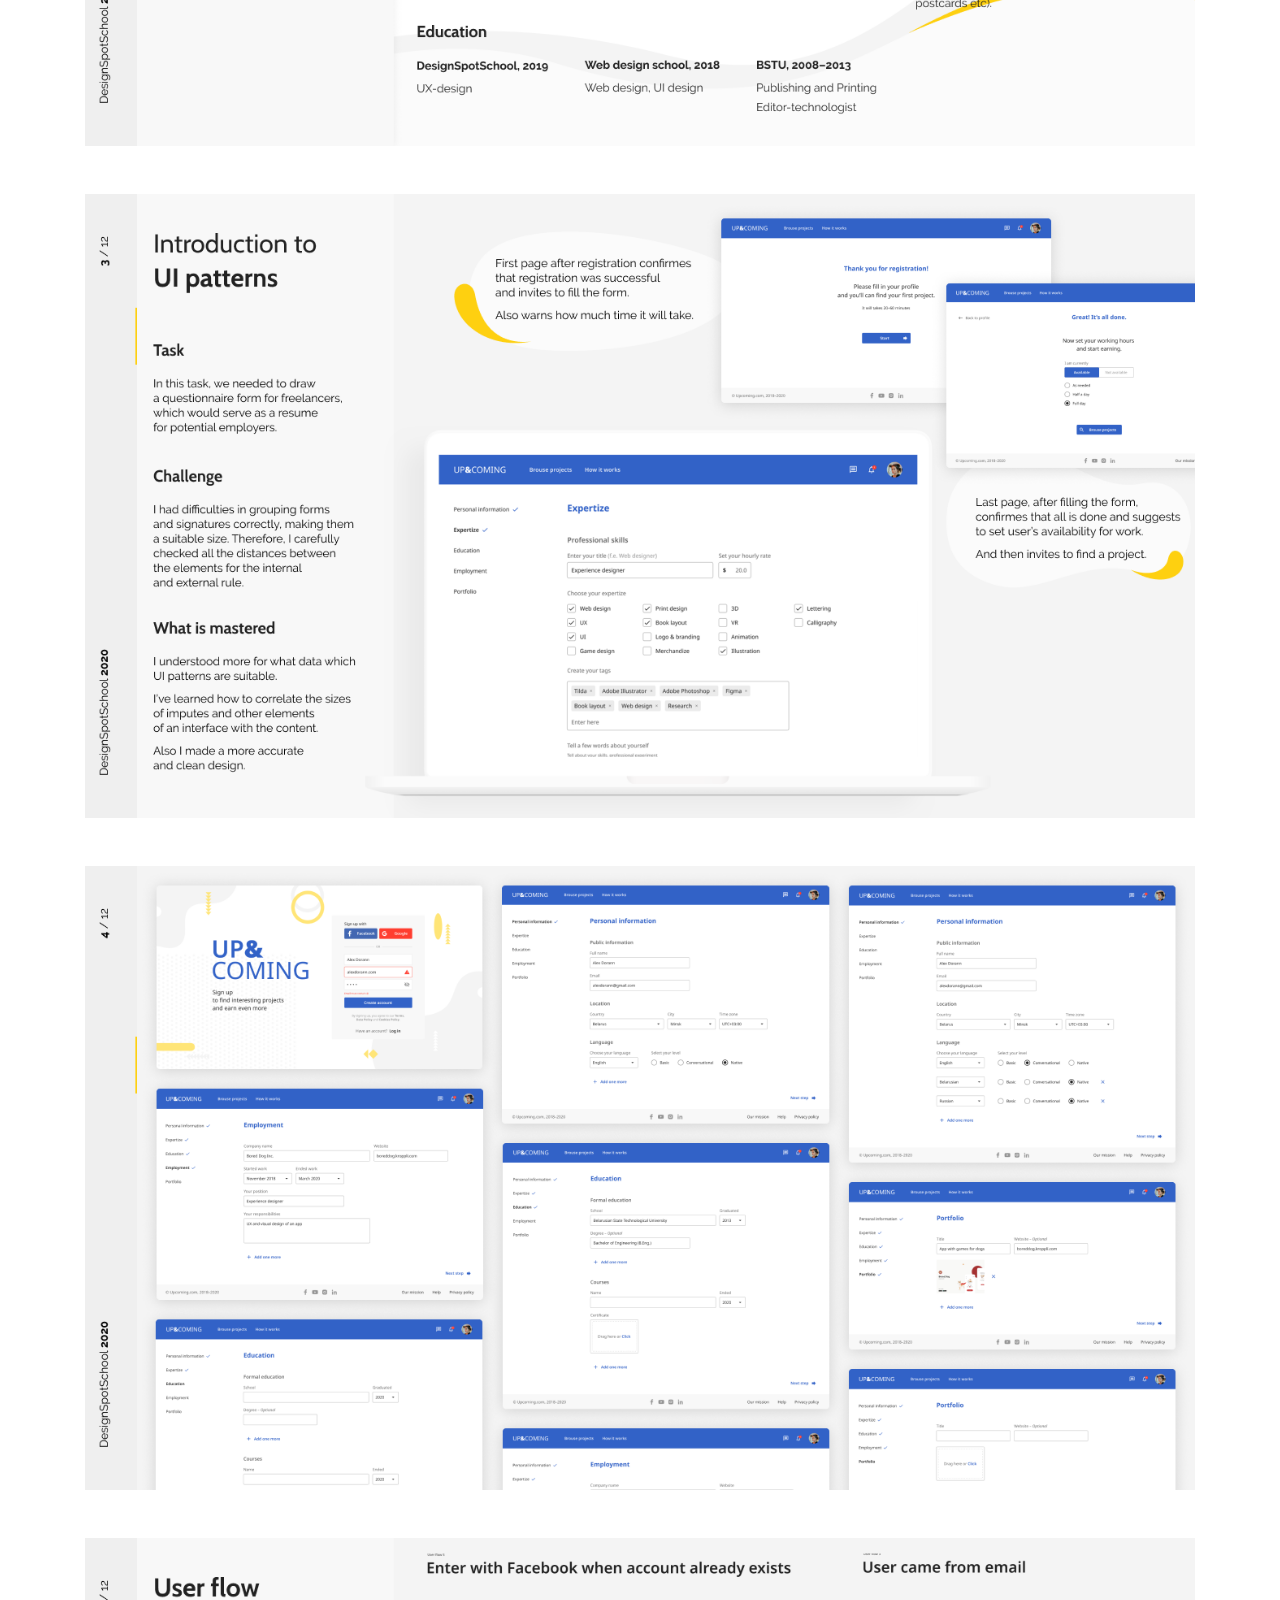
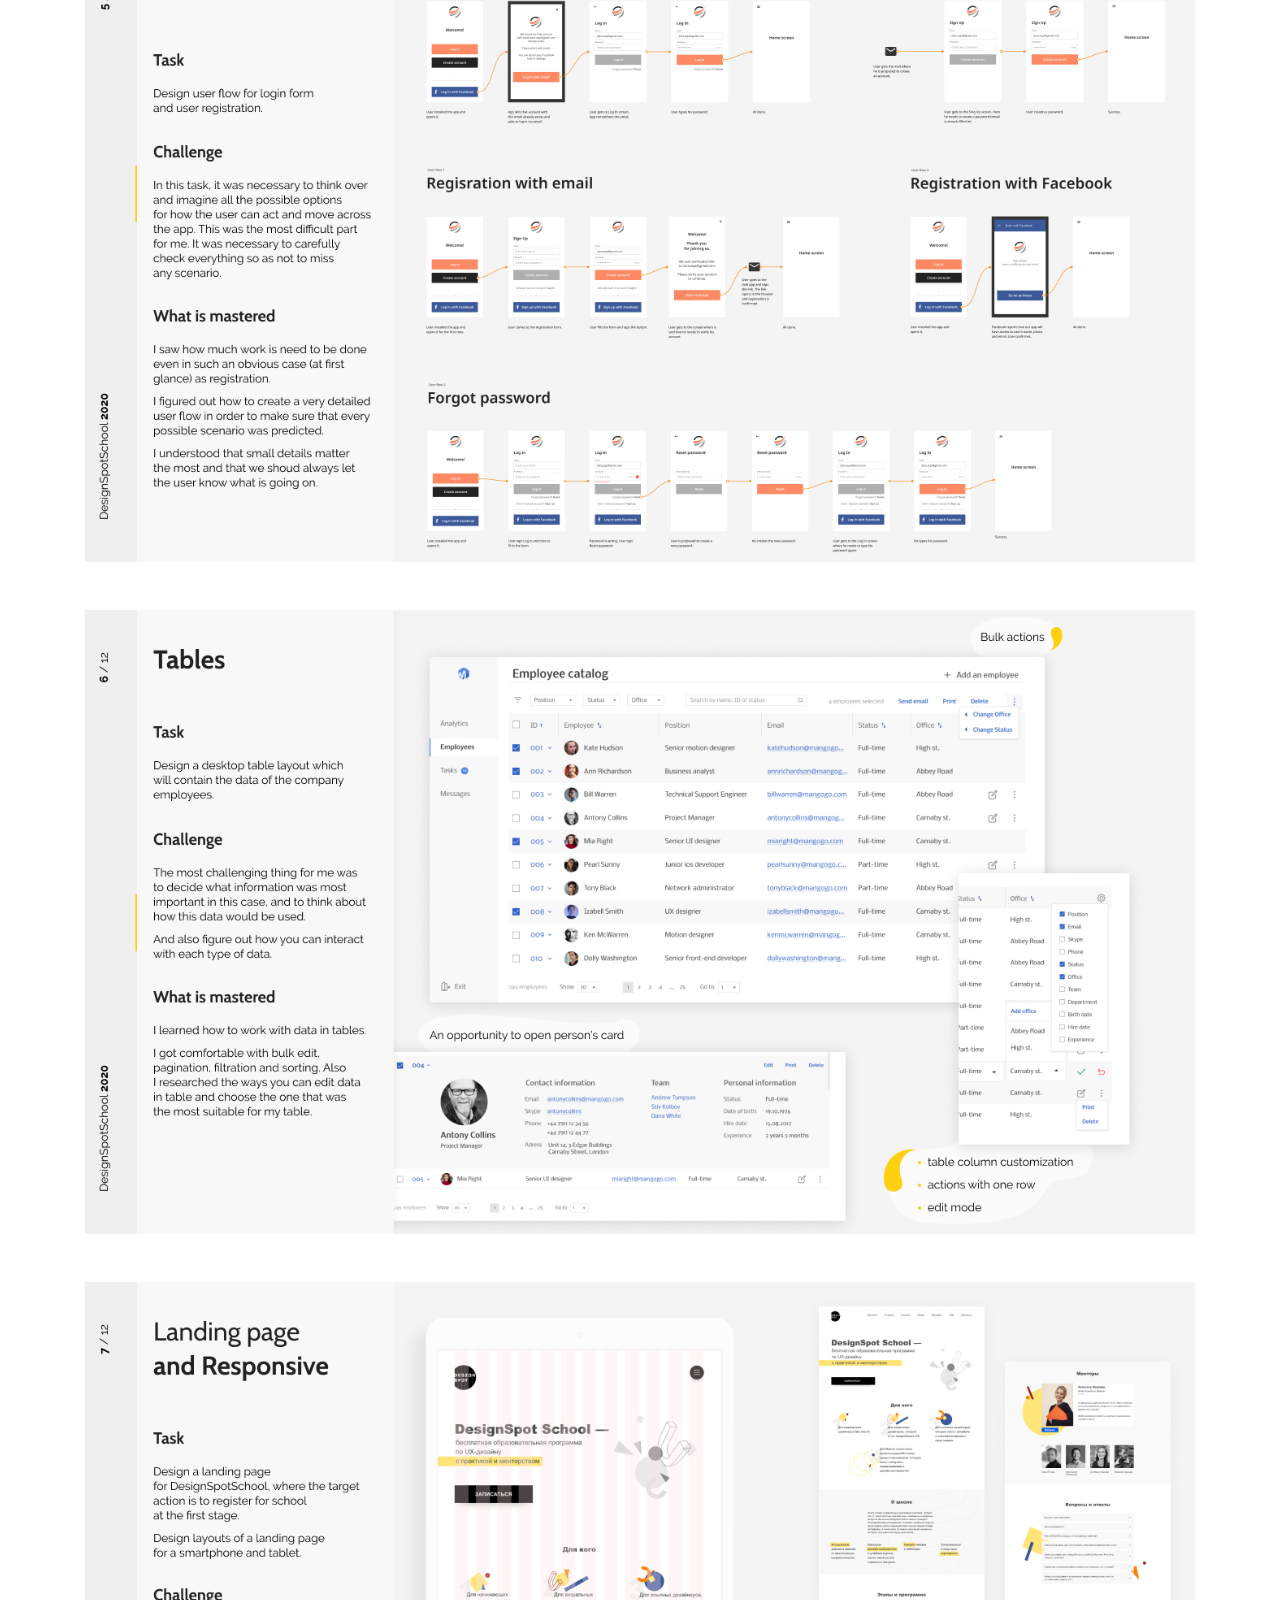
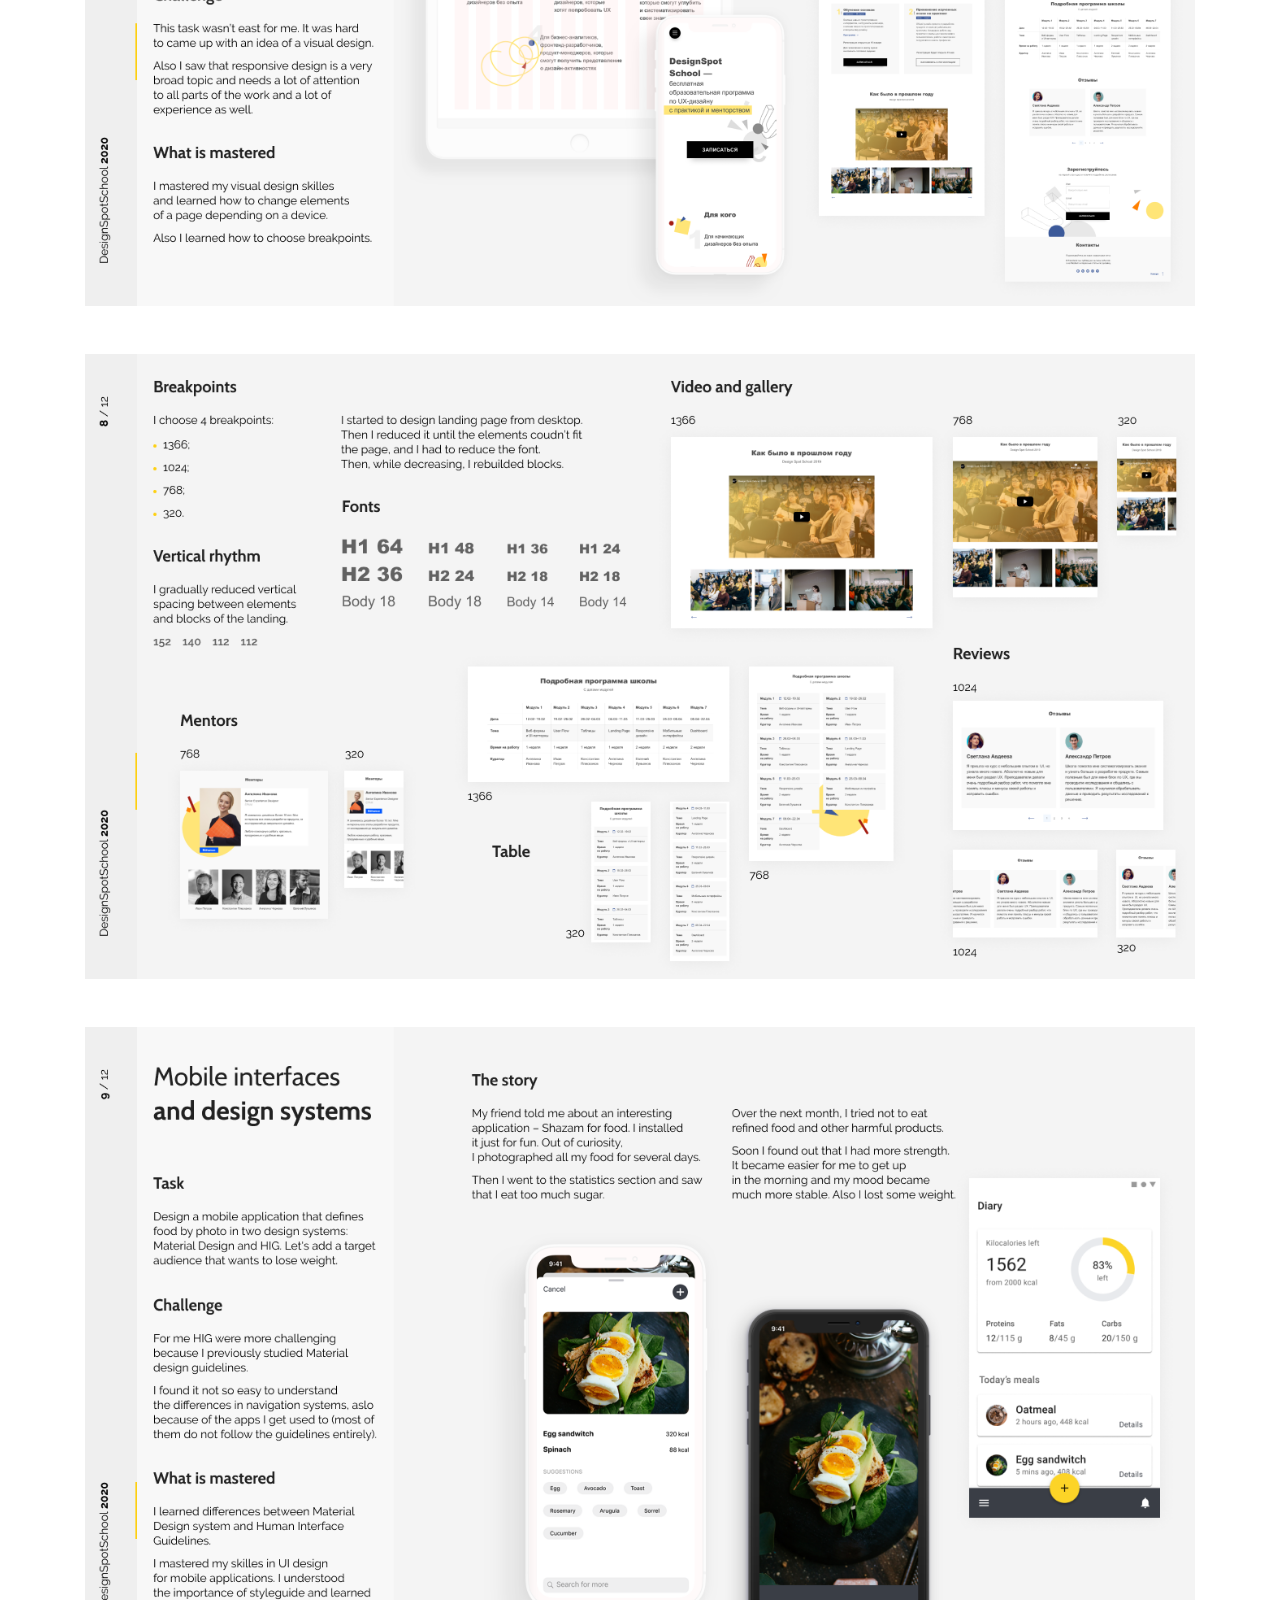
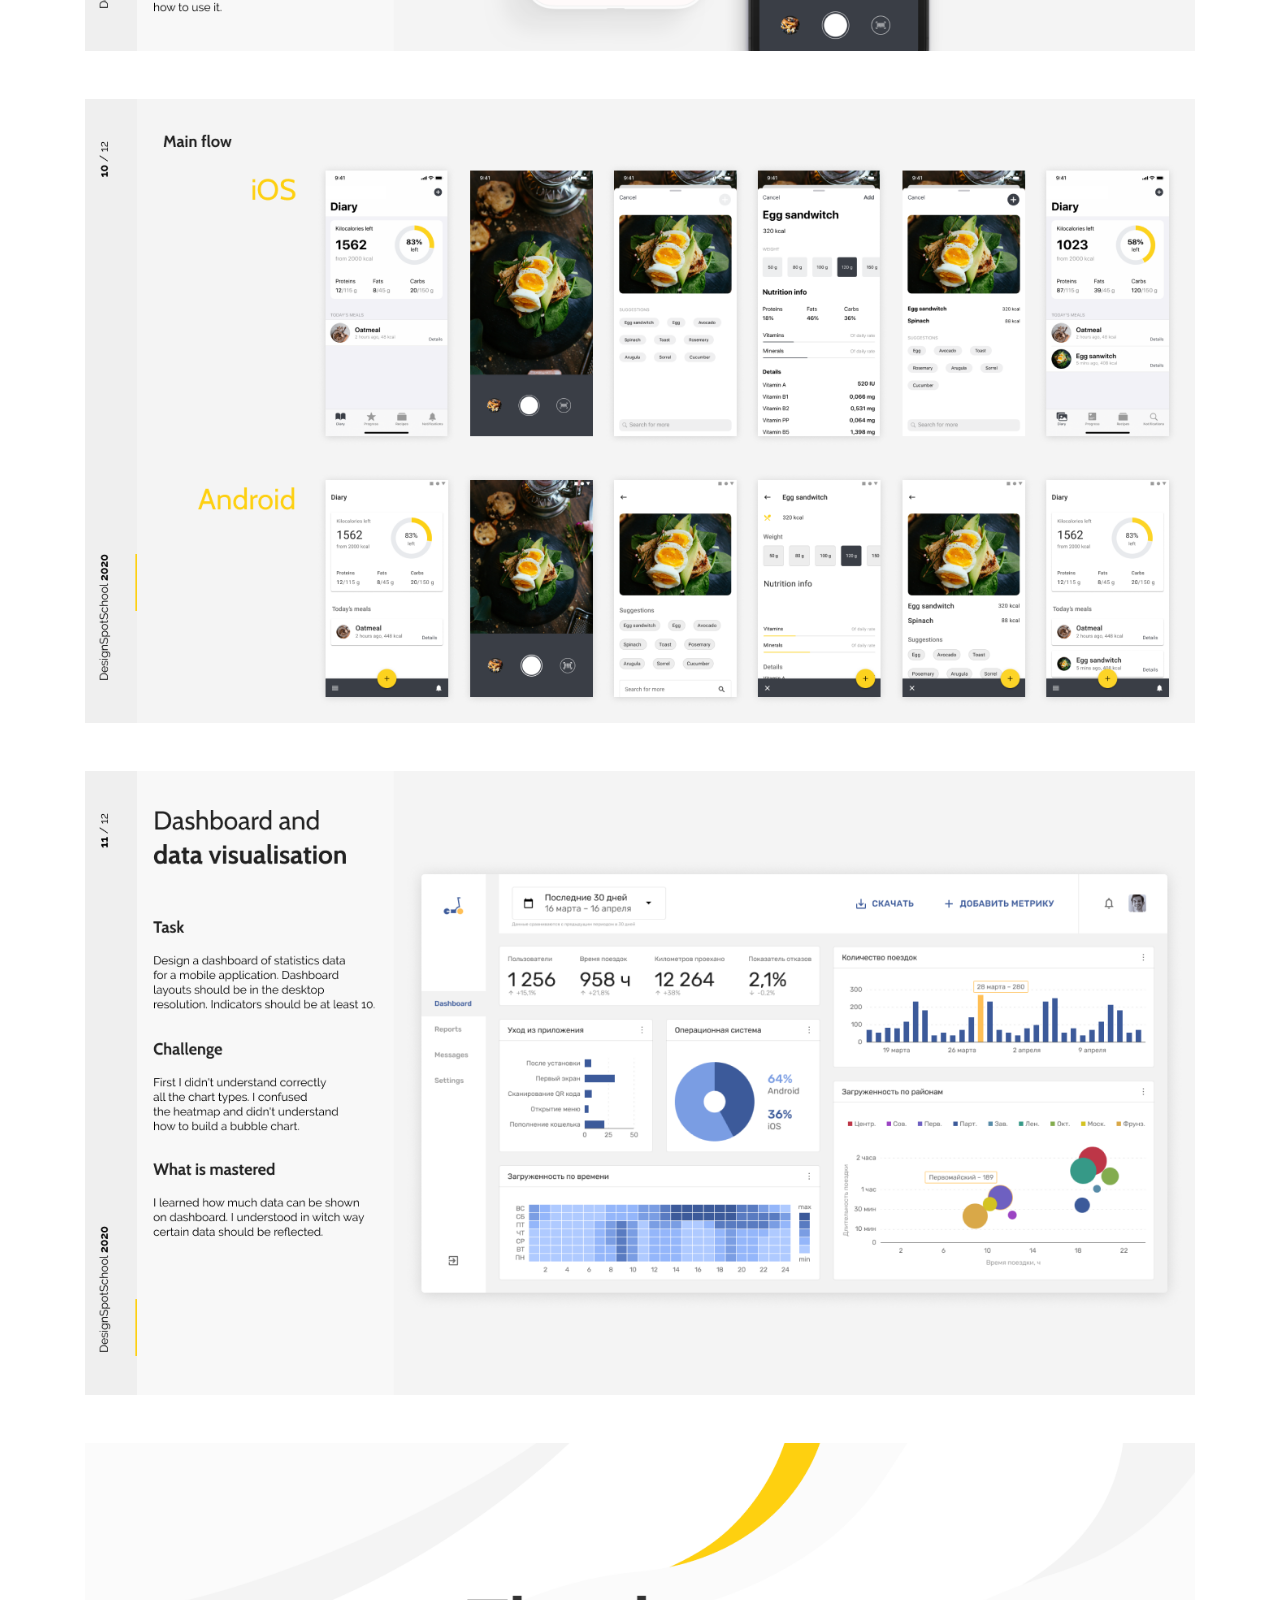
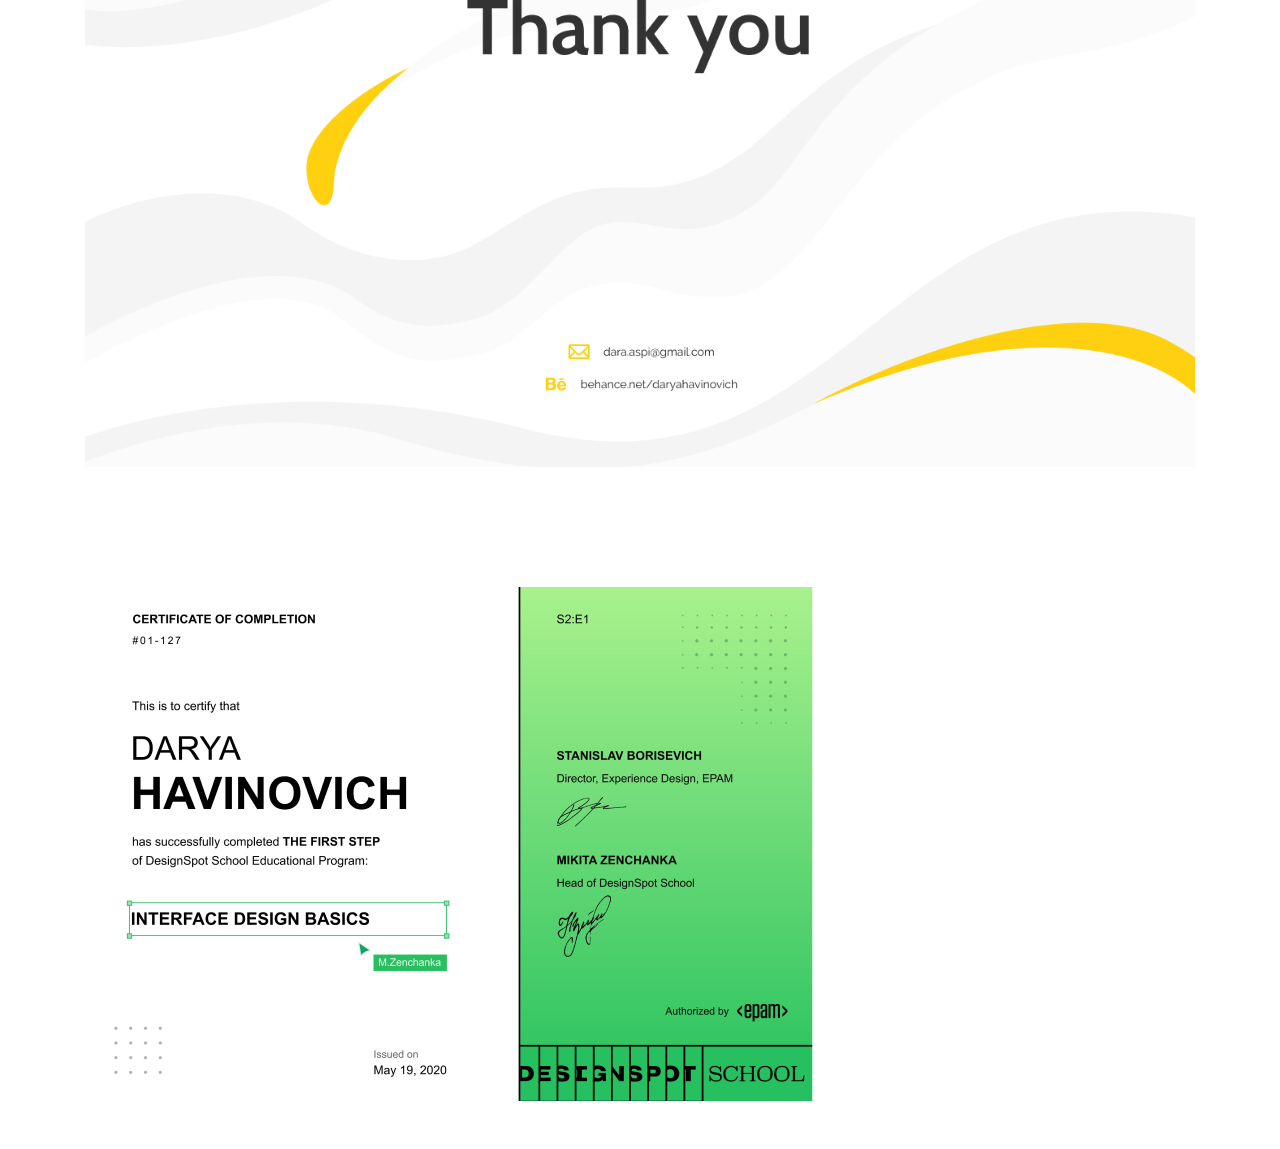
<file: DesignSpot.html>
<!doctype html>
<html lang="en">

<head>
	<meta charset="utf-8">
	<meta name="viewport" content="width=device-width, initial-scale=1, shrink-to-fit=no">
	<meta name="author" content="dara.aspi@gmail.com">
	<link rel="shortcut icon" type="image/x-icon" href="img/icon.png">
	<title>DesignSpot</title>

	<link href="bootstrap.min.css" rel="stylesheet">

	<style>
		.nav-link {
			margin-right: 20px;
			color: black;
			font-weight: 600;
		}

		.active {
			background-color: black !important;
		}

		.tab-content>.active {
			background-color: white !important;
		}
	</style>

	<script src="js/vendor/jquery-2.2.4.min.js"></script>
	<script src="js/vendor/bootstrap.min.js"></script>
</head>

<body>
	<main role="main" class="container">
		<section class="jumbotron text-center bg-white">
			<p style="text-align: left;">
				<span style="font-size: 28px;"> DesignSpot School —</span>
				<br />
				бесплатная образовательная программа
				<br />
				по UX-дизайну с практикой и менторством.
				<br />
				<br />
				Здесь две презентации — краткие итоги
				<br />
				моей учёбы в 2019 и 2020 годах.
			</p>
		</section>

		<ul class="nav nav-pills nav-fill" id="pills-tab" role="tablist">
			<li class="nav-item" role="presentation">
				<a class="nav-link active" id="ds2020-tab" data-toggle="pill" href="#ds2020" role="tab" aria-controls="ds2020"
					aria-selected="true">2020</a>
			</li>
			<li class="nav-item" role="presentation">
				<a class="nav-link" id="ds2019-tab" data-toggle="pill" href="#ds2019" role="tab" aria-controls="ds2019"
					aria-selected="false">2019</a>
			</li>
		</ul>
		<br />
		<div class="tab-content" id="pills-tabContent">
			<div class="tab-pane fade show active" id="ds2020" role="tabpanel" aria-labelledby="ds2020-tab">
				<br /><br />
				<img class="image img-fluid" src="img/ds2020/1_titul.png"><br /><br /><br />
				<img class="image img-fluid" src="img/ds2020/2_CV.png"><br /><br /><br />
				<img class="image img-fluid" src="img/ds2020/3_forms.png"><br /><br /><br />
				<img class="image img-fluid" src="img/ds2020/4_forms_2.png"><br /><br /><br />
				<img class="image img-fluid" src="img/ds2020/5_user_flow.png"><br /><br /><br />
				<img class="image img-fluid" src="img/ds2020/6_table.png"><br /><br /><br />
				<img class="image img-fluid" src="img/ds2020/7_landing page_and_responsive.png"><br /><br /><br />
				<img class="image img-fluid" src="img/ds2020/8_landing page_and_responsive_more.png"> <br /><br /><br />
				<img class="image img-fluid" src="img/ds2020/9_mobile.png"><br /><br /><br />
				<img class="image img-fluid" src="img/ds2020/10_mobile.png"><br /><br /><br />
				<img class="image img-fluid" src="img/ds2020/11_dashboard.png"><br /><br /><br />
				<img class="image img-fluid" src="img/ds2020/12_thank_you.png"><br /><br /><br />
				<br /><br /><br />
				<img class="image img-fluid" src="img/ds2020/sert_ds2.png">
				<br /><br /><br />
			</div>
			<div class="tab-pane fade" id="ds2019" role="tabpanel" aria-labelledby="ds2019-tab">
				<br /><br />
				<img class="image img-fluid" src="img/ds2019/1_DS1.png"><br /><br /><br />
				<img class="image img-fluid" src="img/ds2019/2_DS1.png"><br /><br /><br />
				<img class="image img-fluid" src="img/ds2019/3_DS1.png"><br /><br /><br />
				<img class="image img-fluid" src="img/ds2019/4_DS1.png"><br /><br /><br />
				<img class="image img-fluid" src="img/ds2019/5_DS1.png"><br /><br /><br />
				<img class="image img-fluid" src="img/ds2019/6_DS1.png"><br /><br /><br />
				<img class="image img-fluid" src="img/ds2019/7_DS1.png"><br /><br /><br />
				<br /><br /><br />
				<img class="image img-fluid" src="img/ds2019/sert1.jpg">
				<br /><br /><br />
				<img class="image img-fluid" src="img/ds2019/sert2.jpg">
				<br /><br /><br />
			</div>
		</div>
	</main>
</body>

</html>
</file>
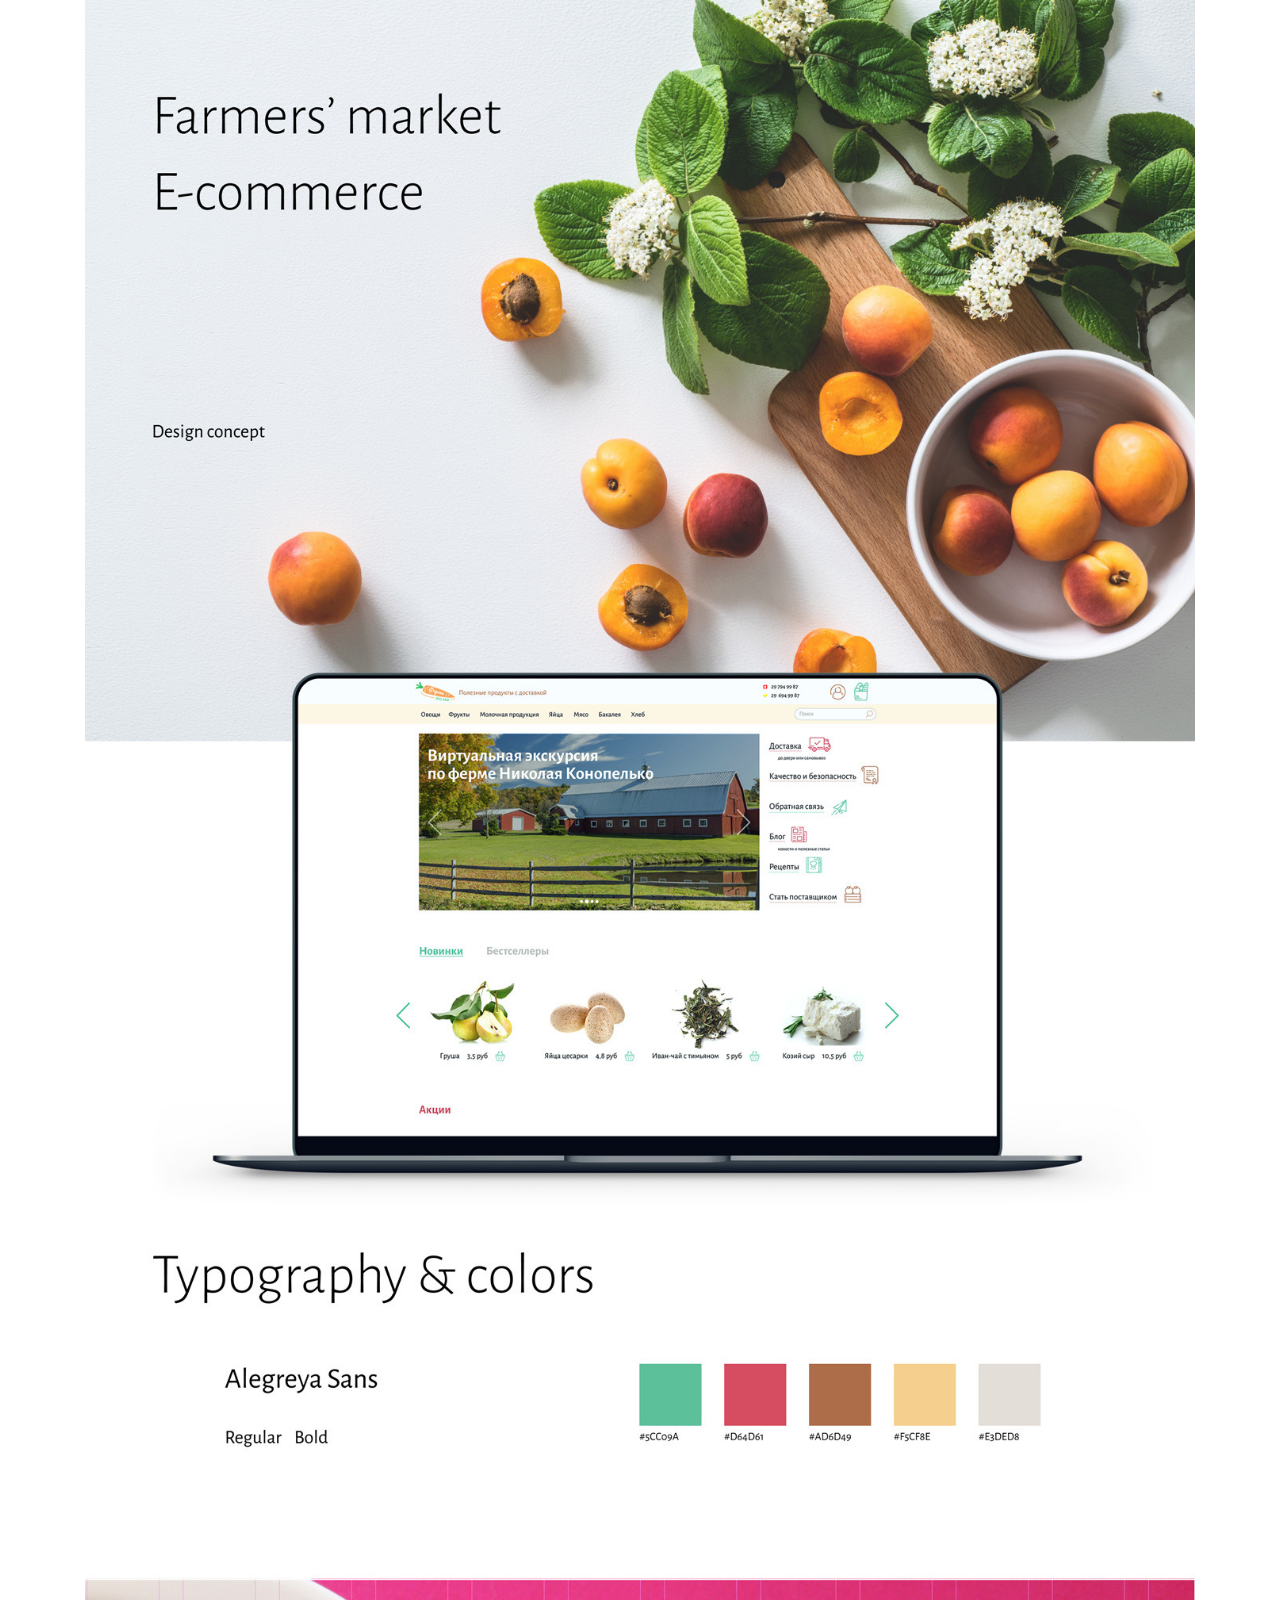
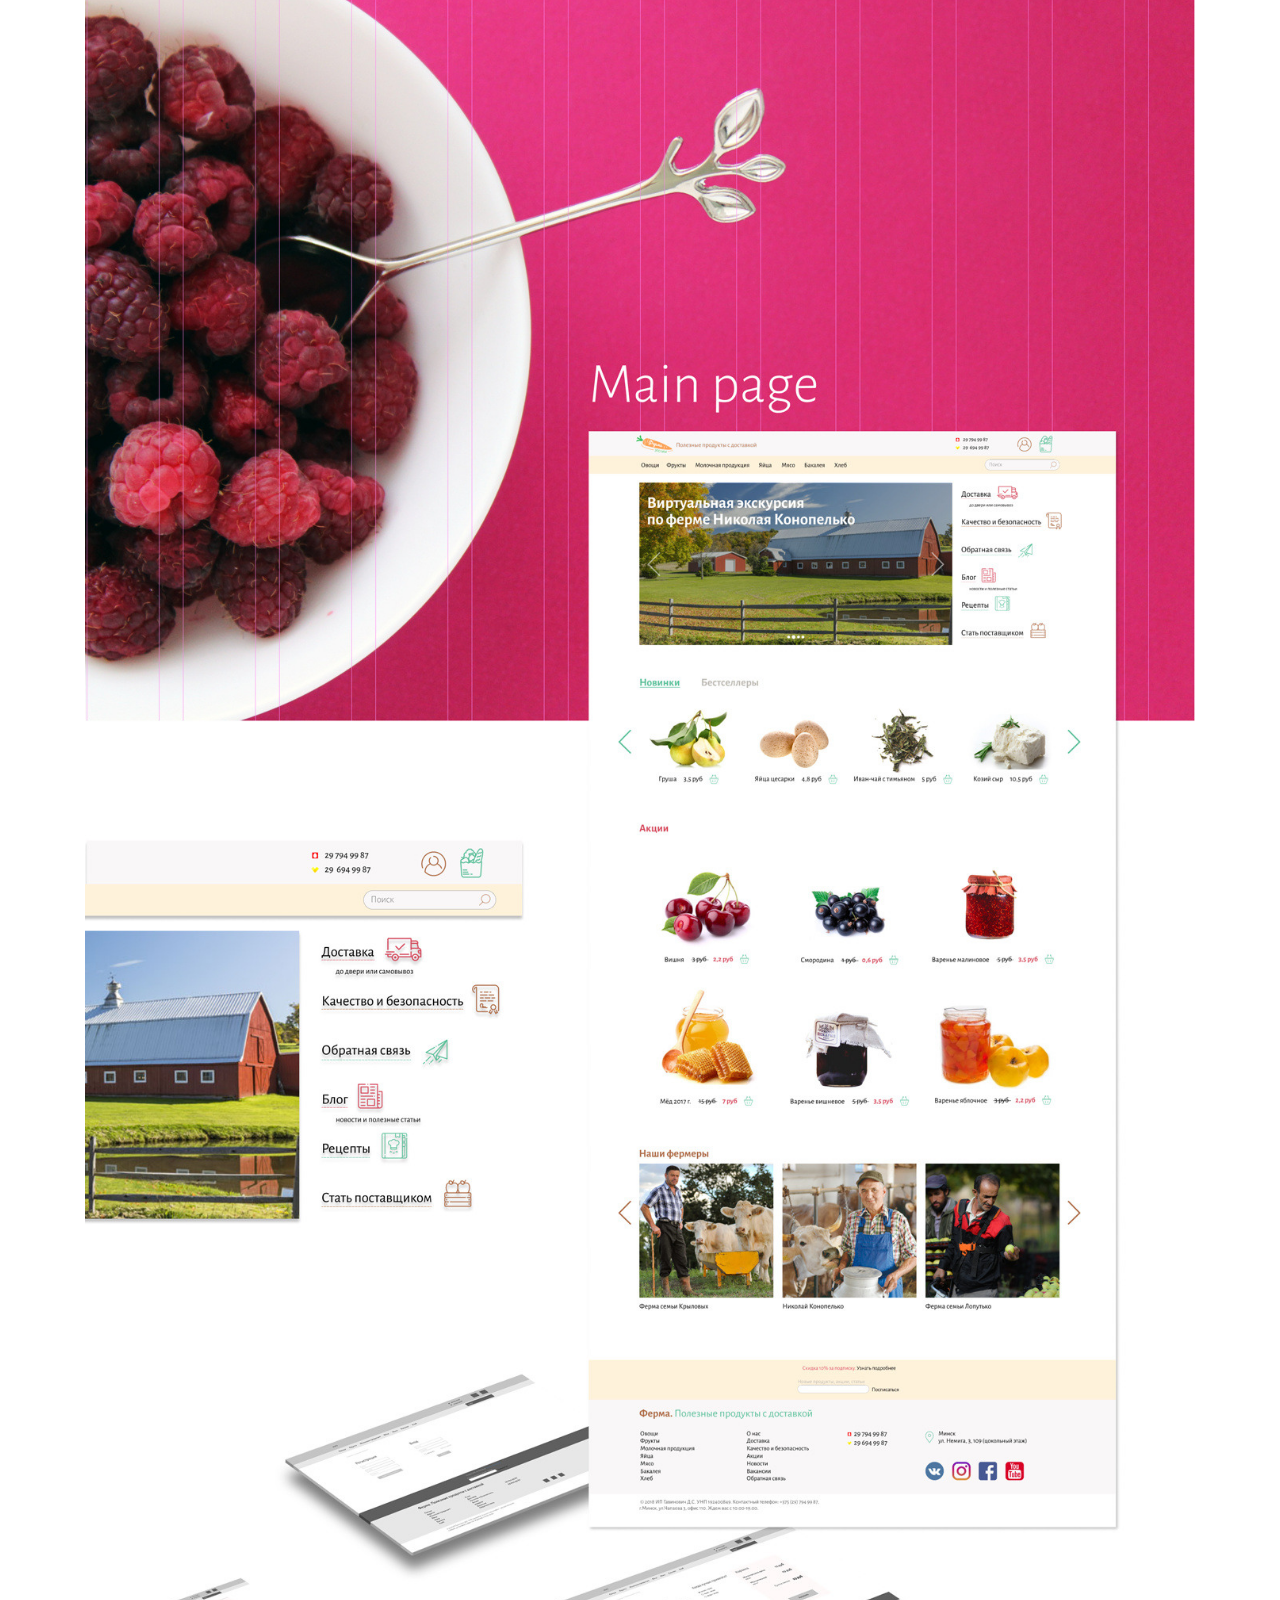
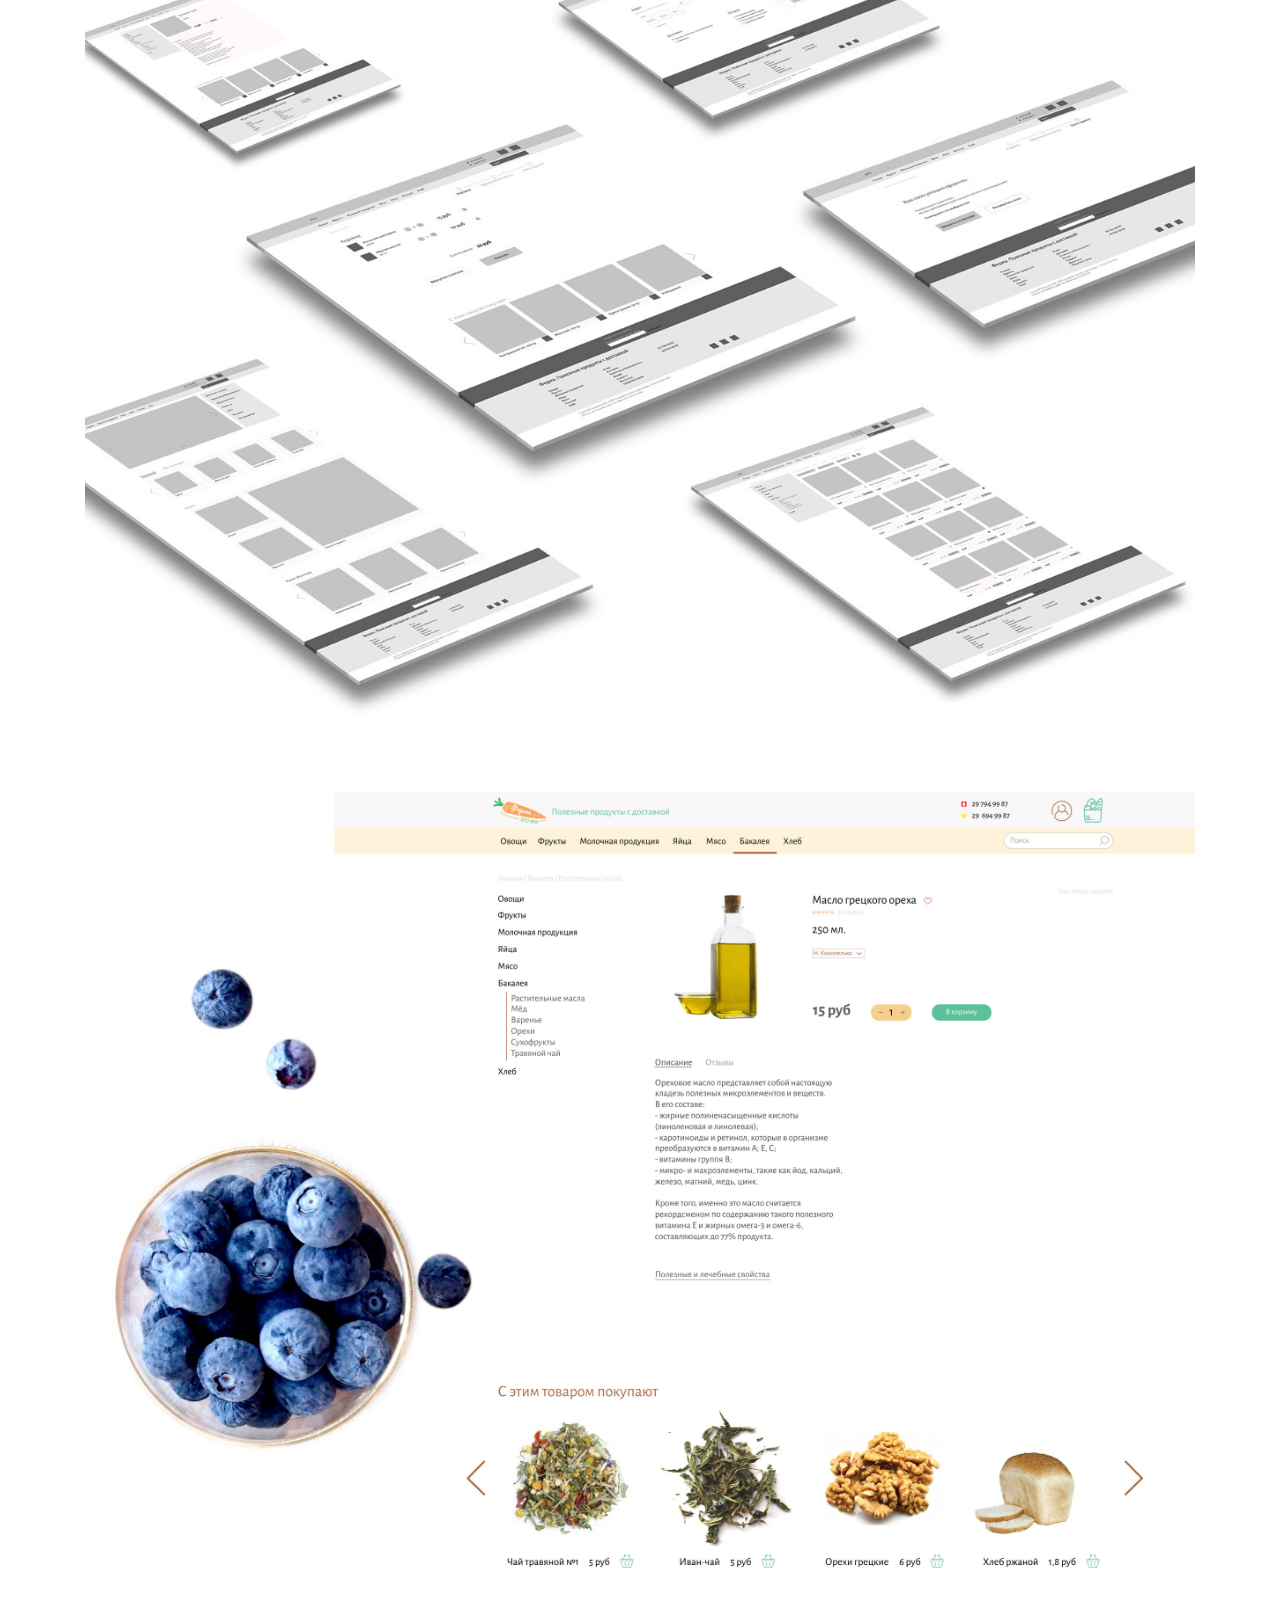
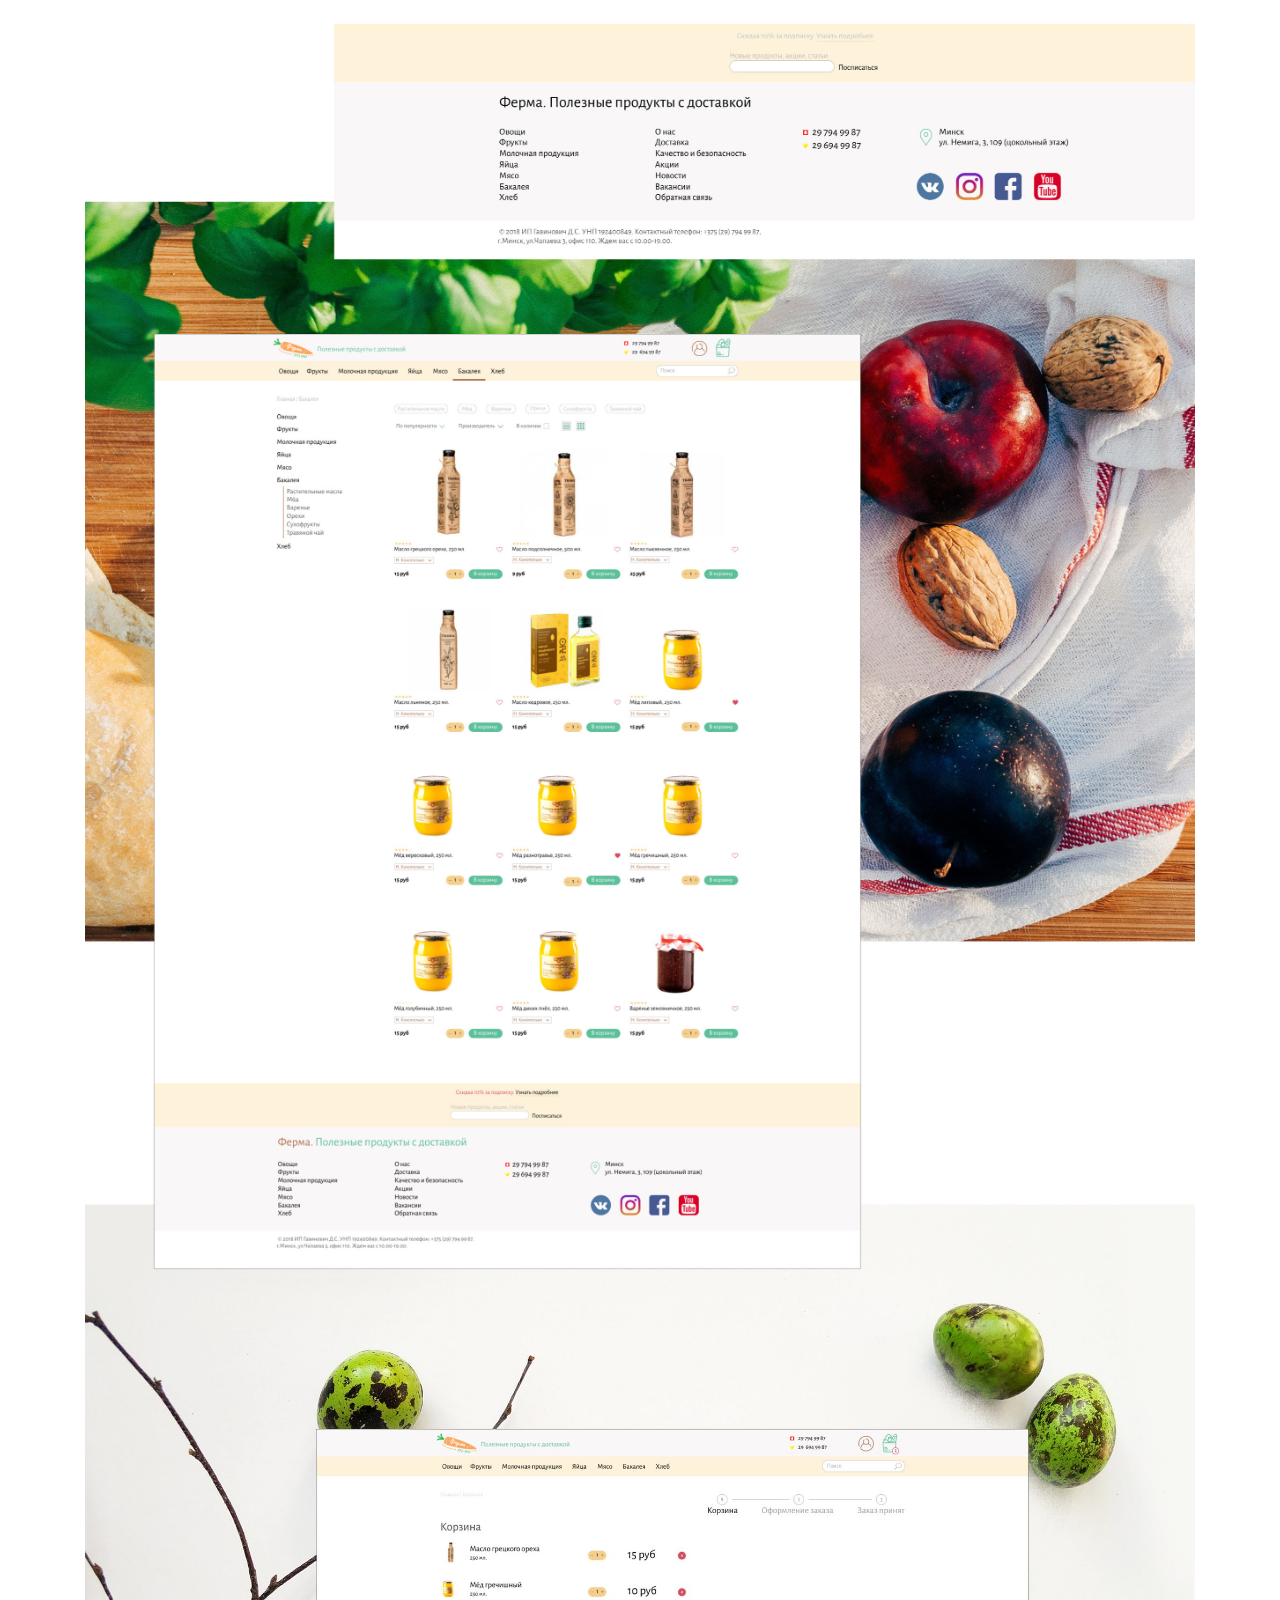
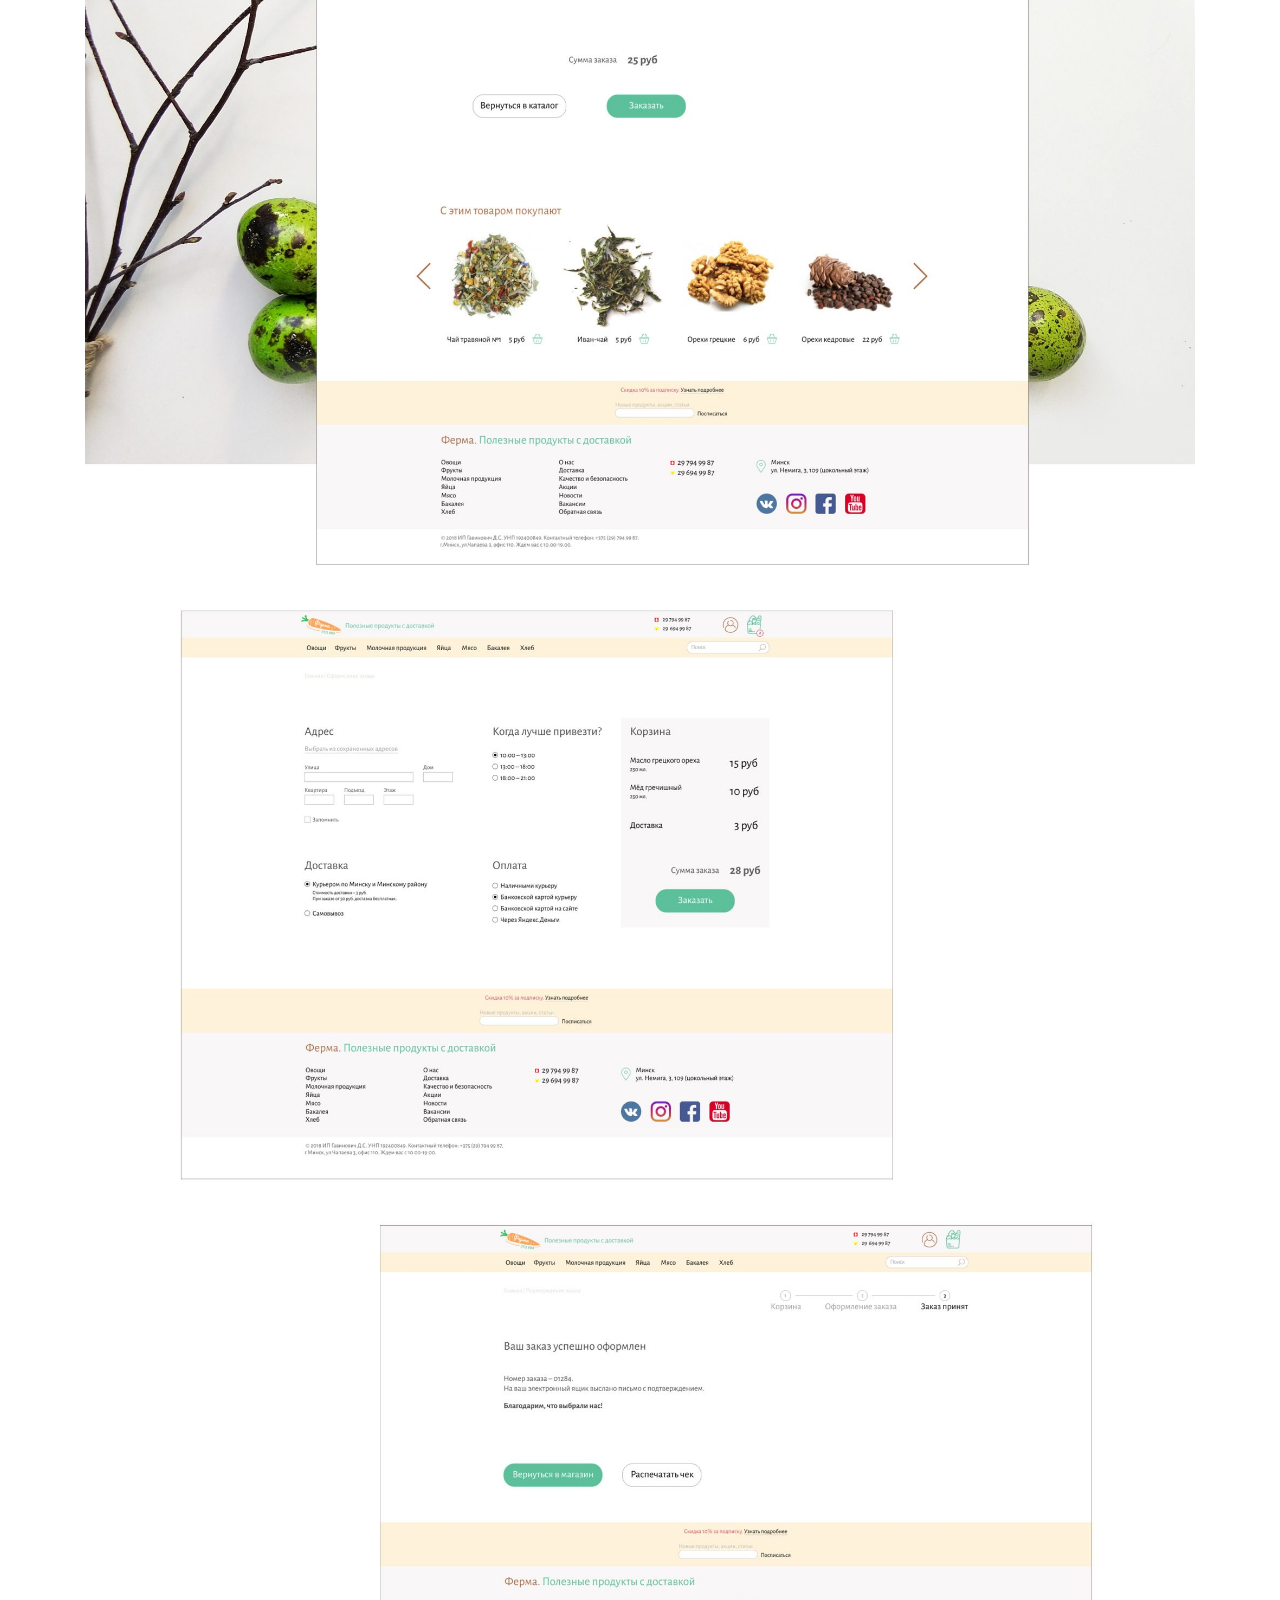
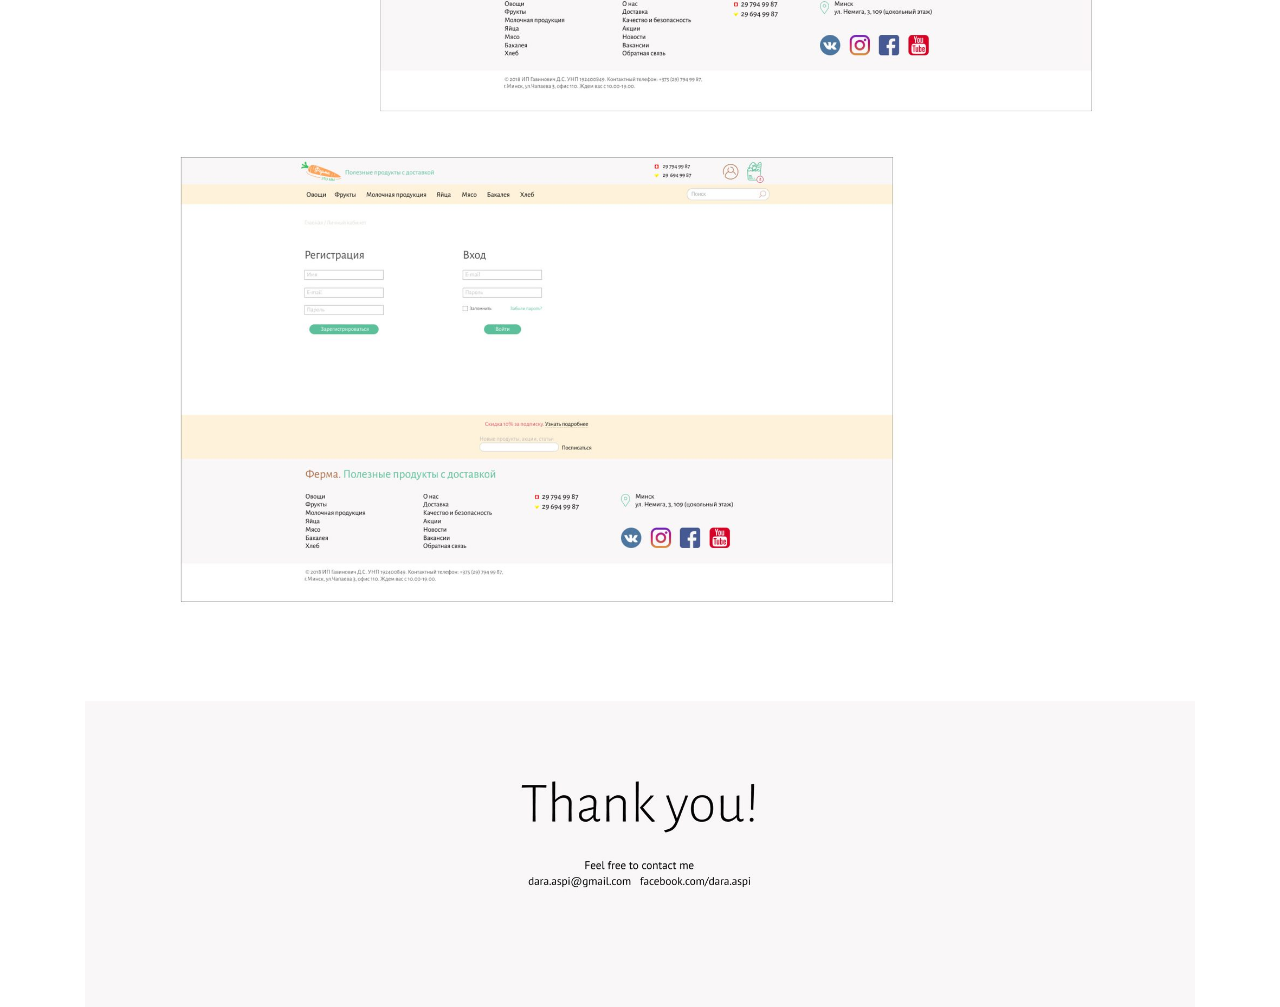
<file: Ferma.html>
<!doctype html>
<html lang="en">

<head>
	<meta charset="utf-8">
	<meta name="viewport" content="width=device-width, initial-scale=1, shrink-to-fit=no">
	<meta name="author" content="dara.aspi@gmail.com">
	<link rel="shortcut icon" type="image/x-icon" href="img/icon.png">
	<title>Ferma</title>

	<link href="bootstrap.min.css" rel="stylesheet">
</head>

<body>
	<main role="main" class="container">
		<img class="image img-fluid" src="img/Ferma1.jpg">
		<img class="image img-fluid" src="img/Ferma2.jpg">
		<img class="image img-fluid" src="img/Ferma3.jpg">
		<img class="image img-fluid" src="img/Ferma4.jpg">
	</main>
</body>

</html>
</file>
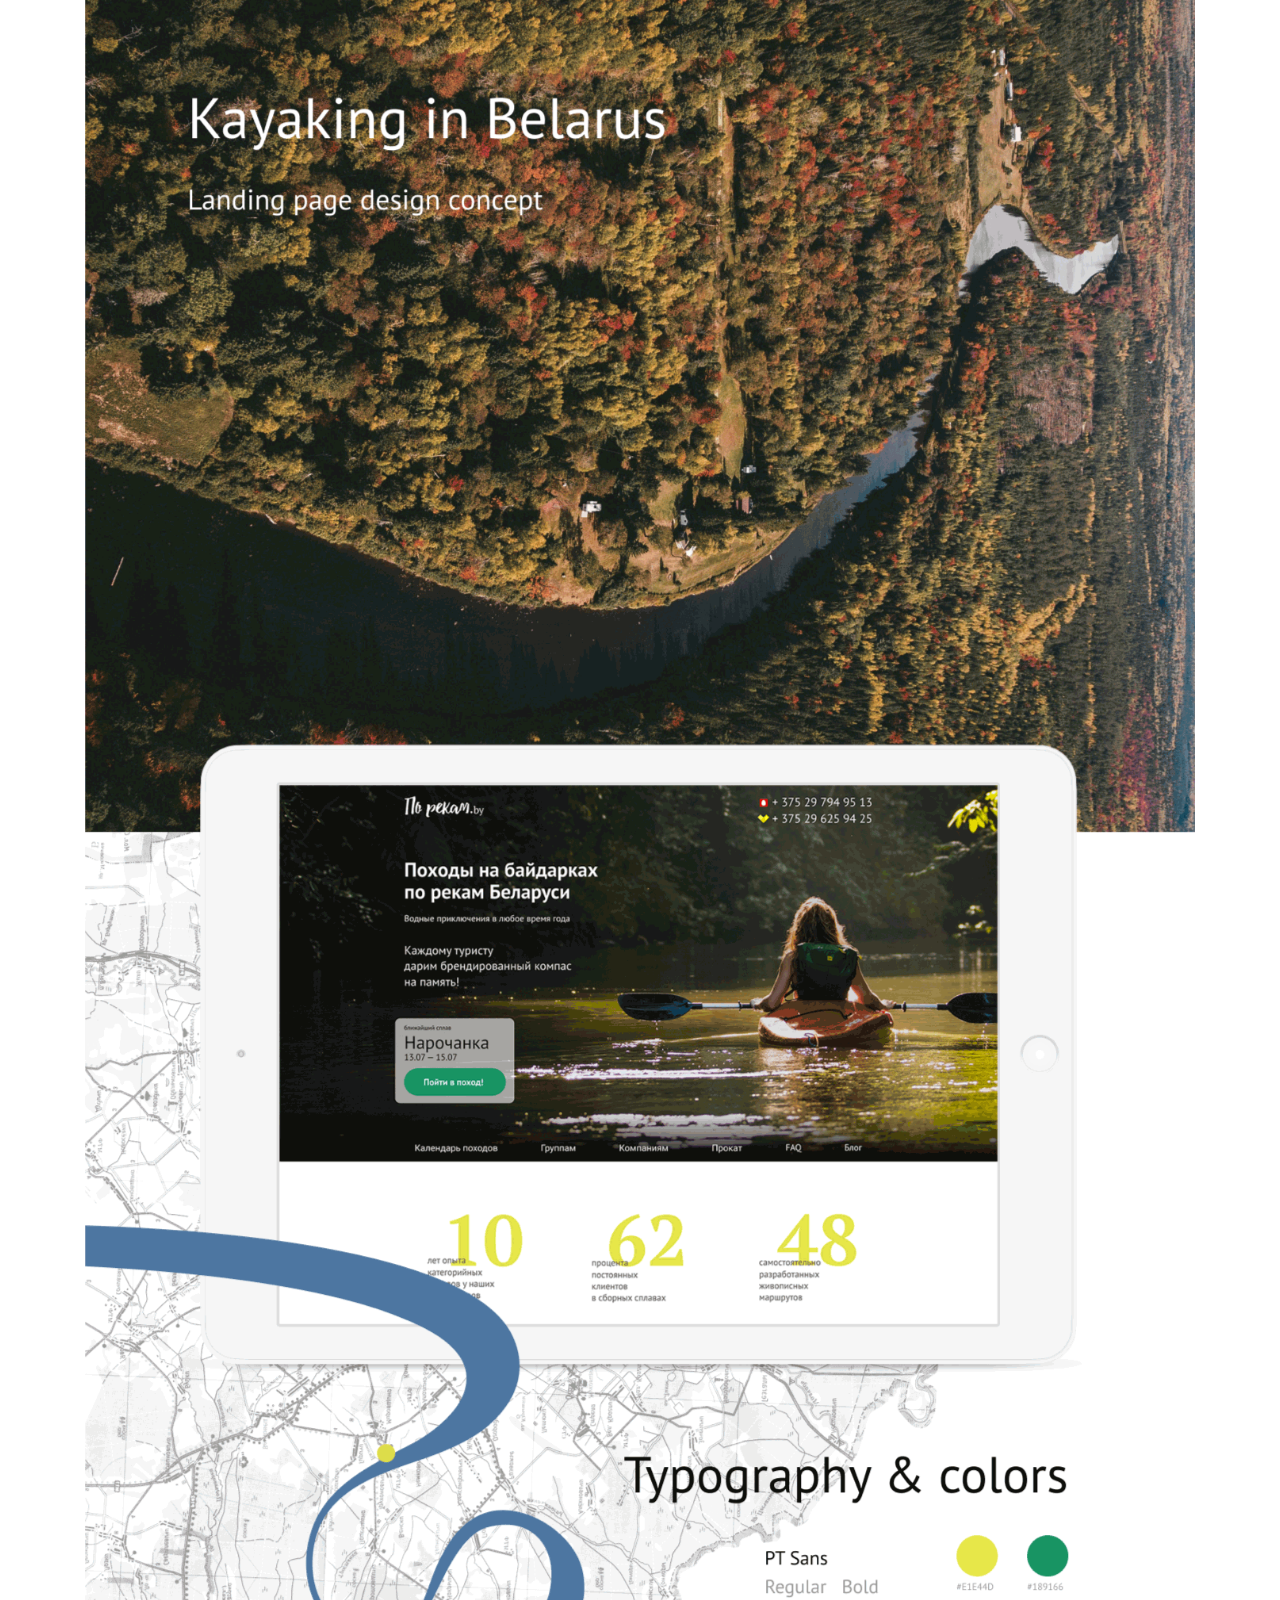
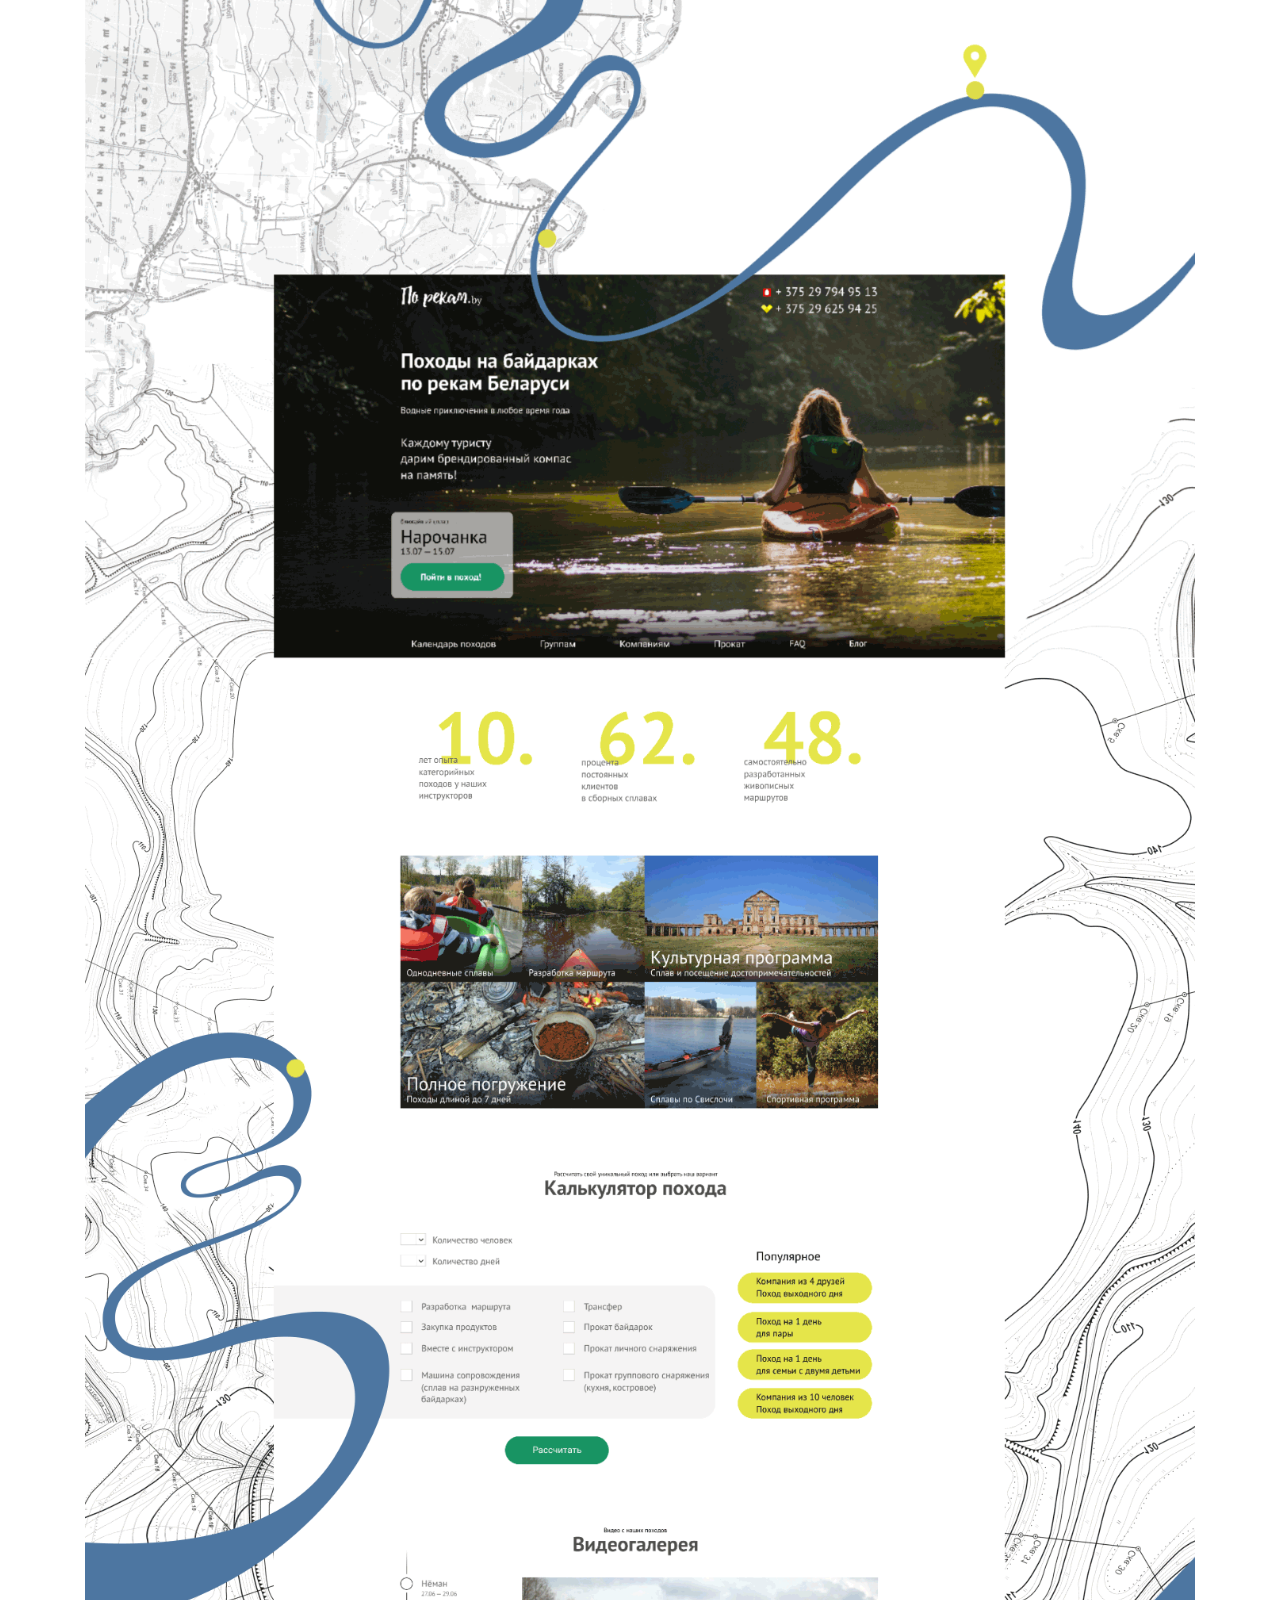
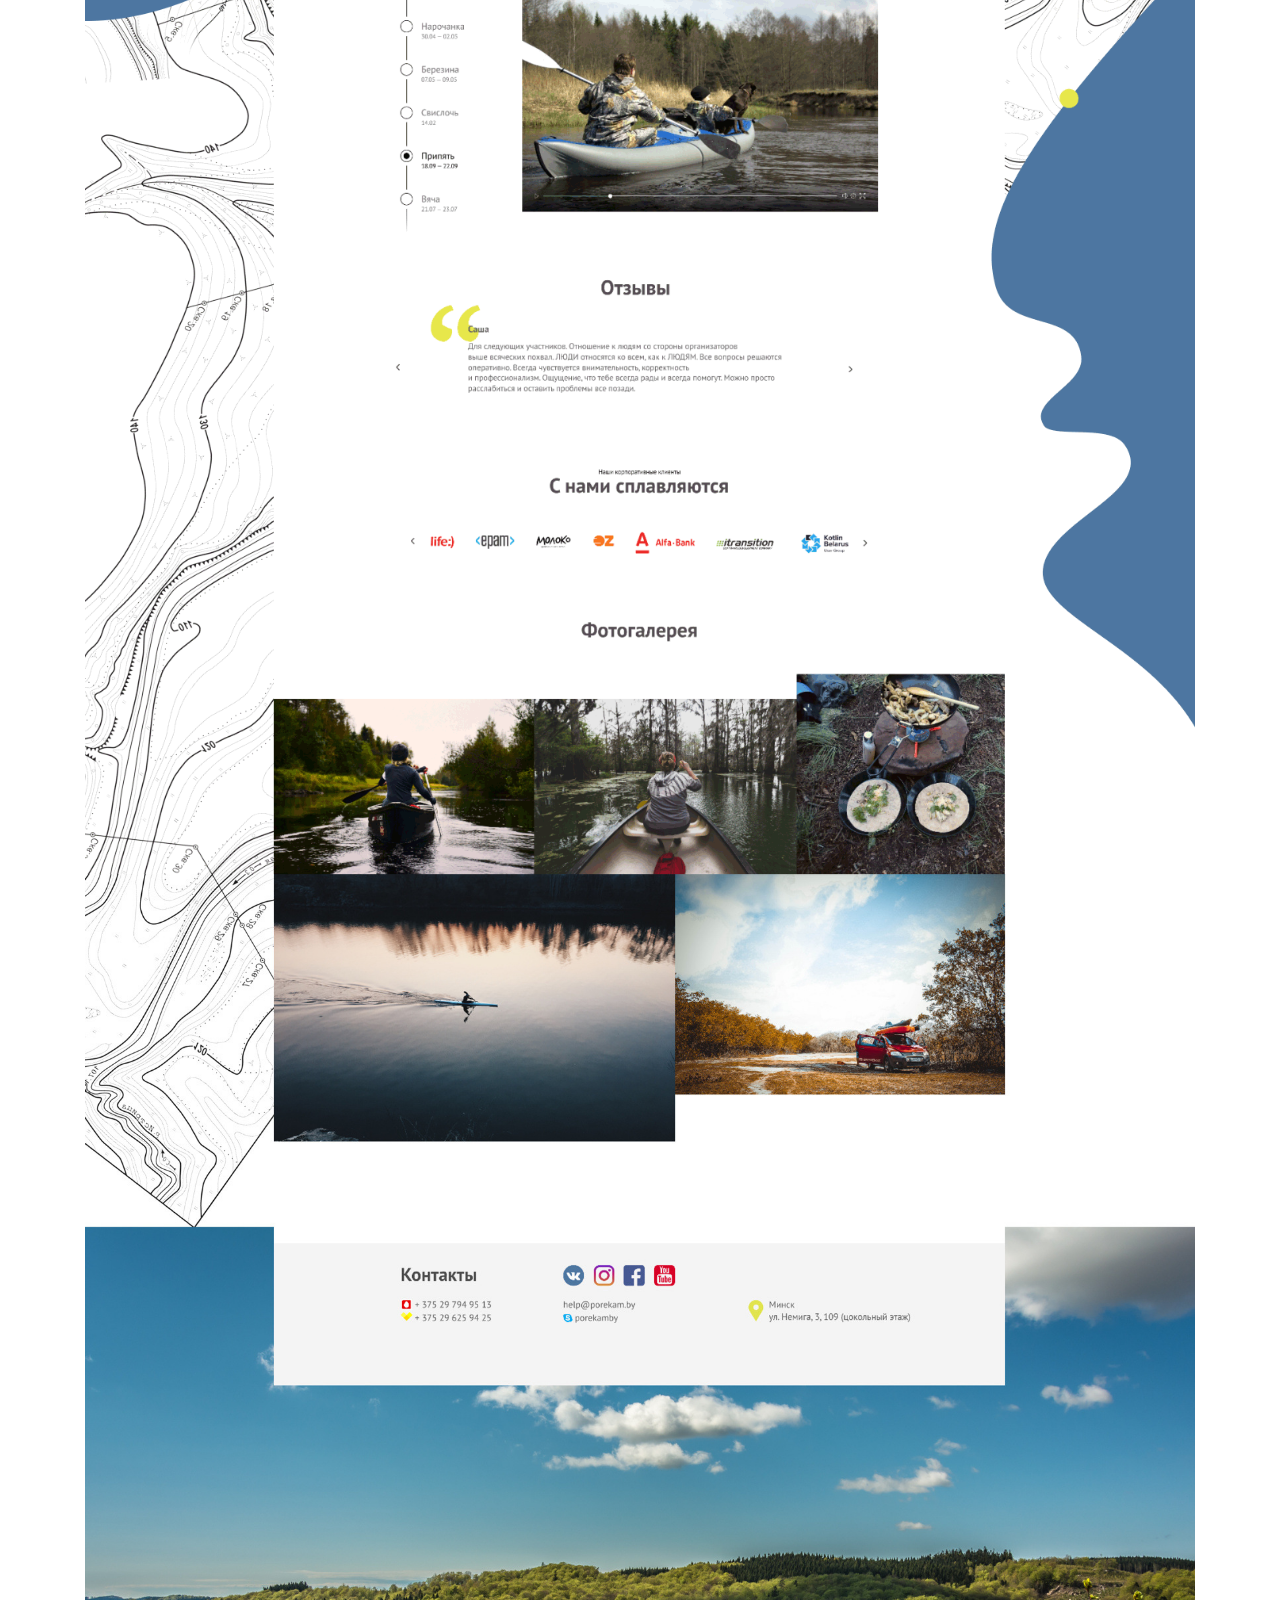
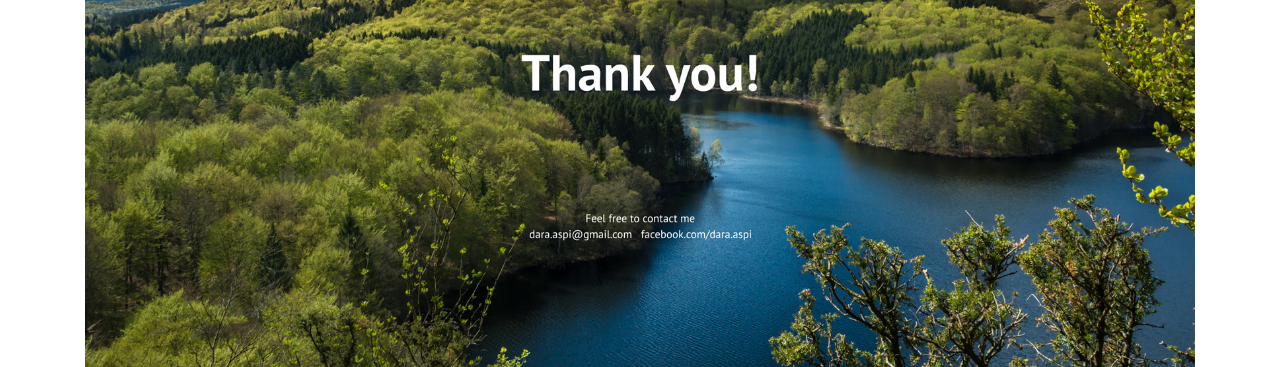
<file: Kayaking.html>
<!doctype html>
<html lang="en">

<head>
	<meta charset="utf-8">
	<meta name="viewport" content="width=device-width, initial-scale=1, shrink-to-fit=no">
	<meta name="author" content="dara.aspi@gmail.com">
	<link rel="shortcut icon" type="image/x-icon" href="img/icon.png">
	<title>Kayaking</title>

	<link href="bootstrap.min.css" rel="stylesheet">
</head>

<body>
	<main role="main" class="container">
		<img class="image img-fluid" src="img/Kayaking.gif">
		<img class="image img-fluid" src="img/Kayaking2.gif">
		<img class="image img-fluid" src="img/Kayaking3.gif">
		<img class="image img-fluid" src="img/Kayaking4.jpg">
	</main>
</body>

</html>
</file>
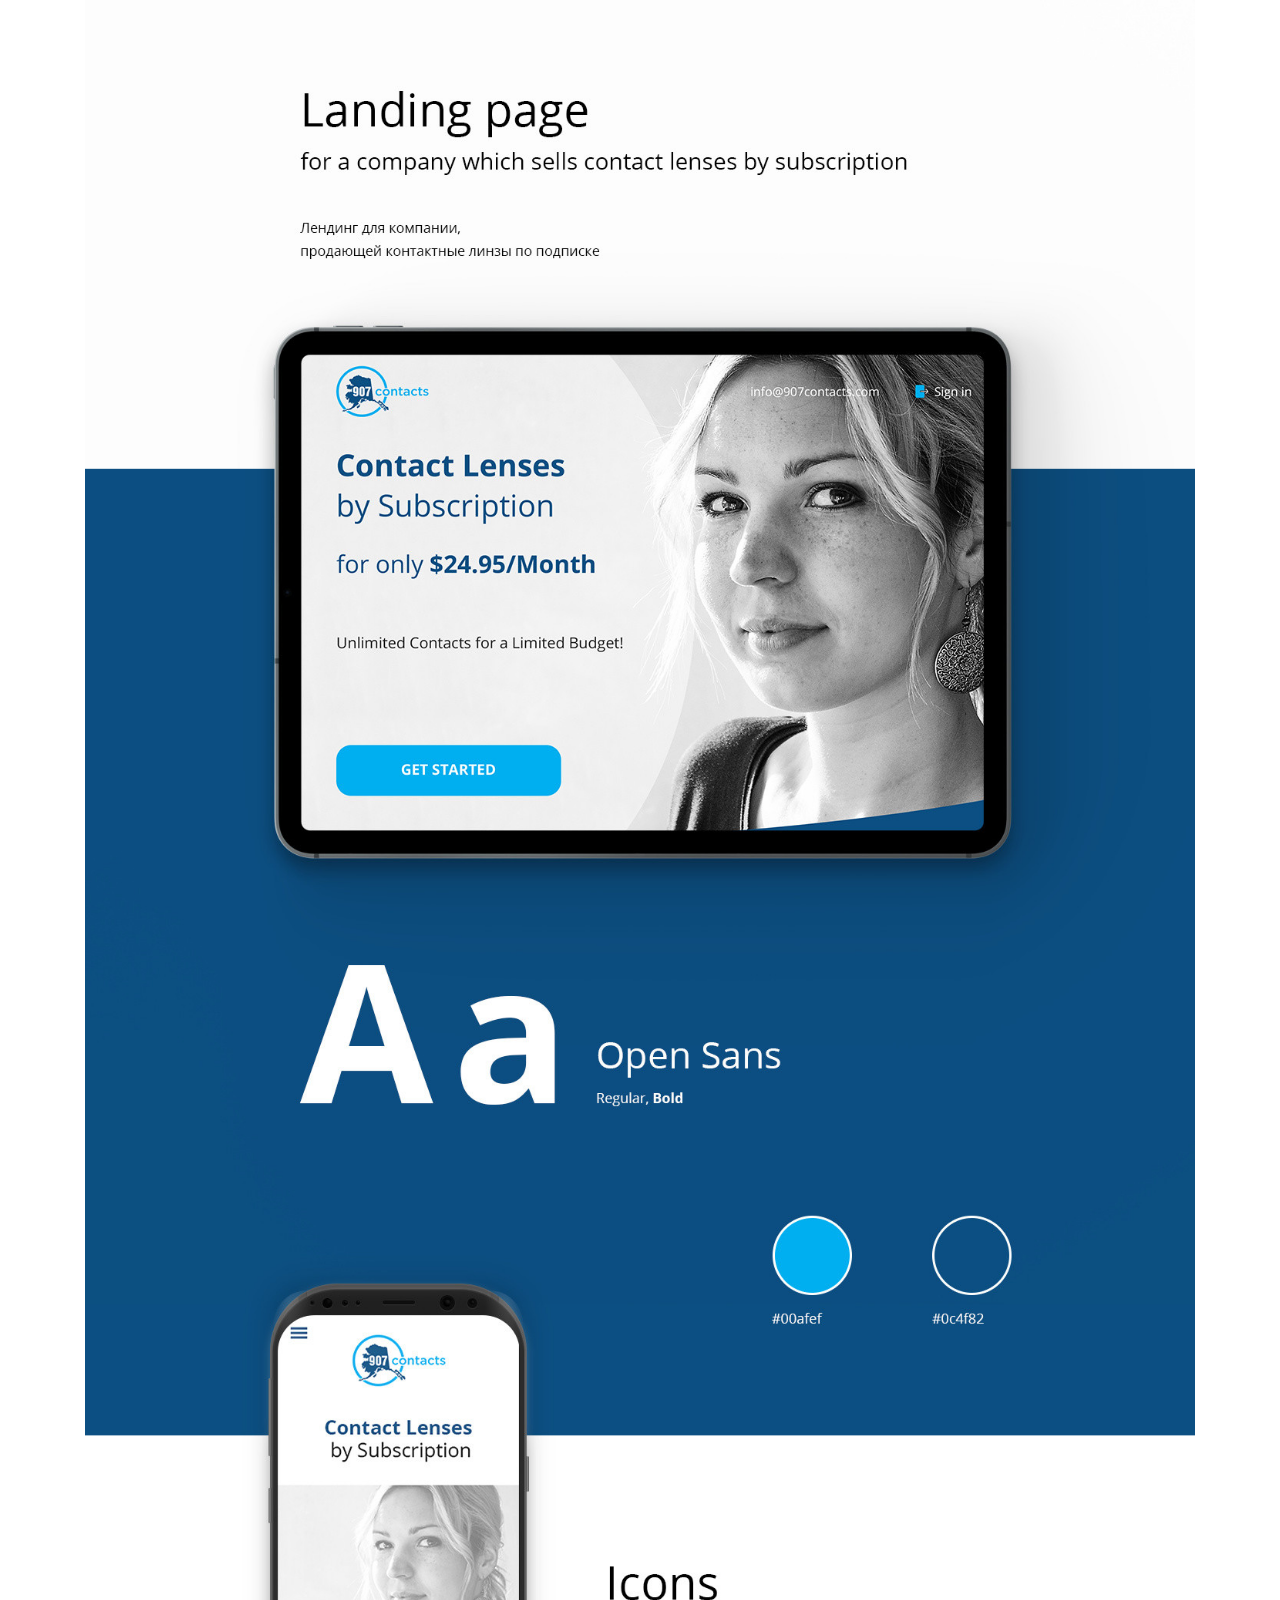
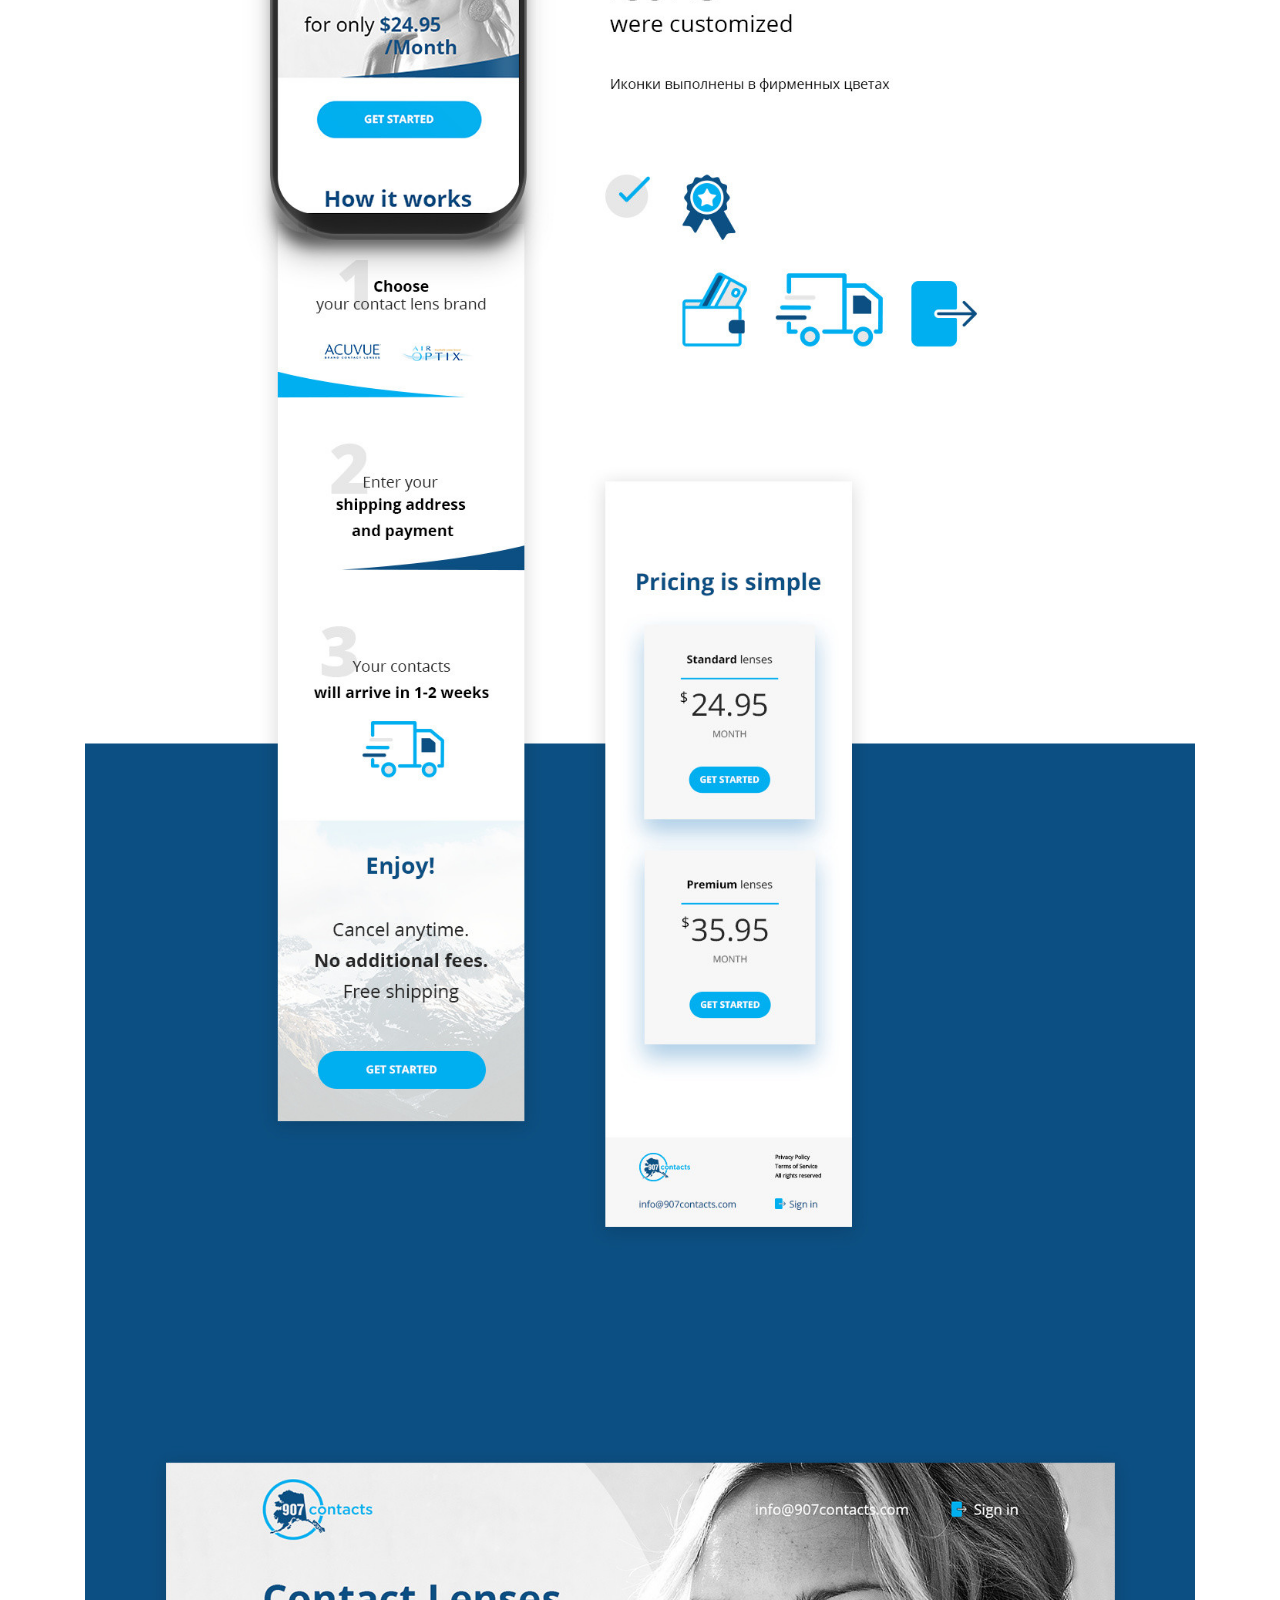
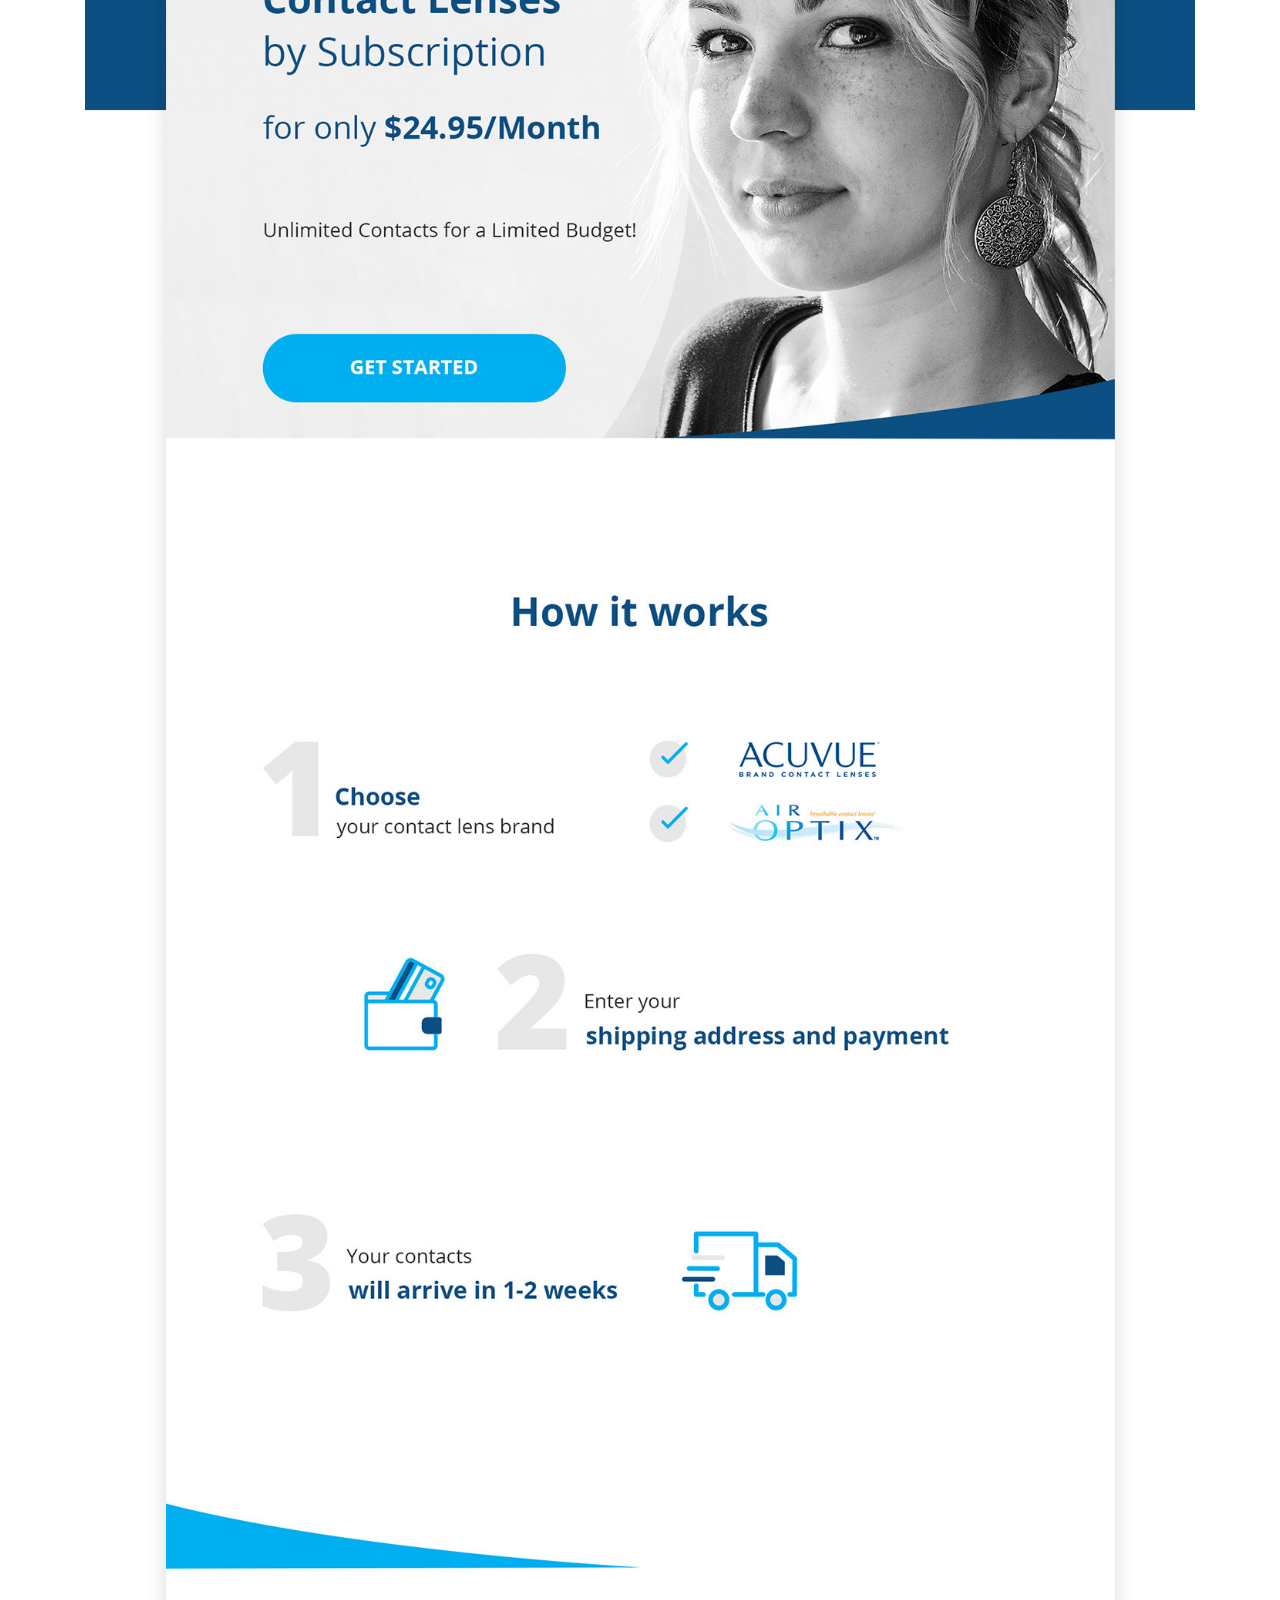
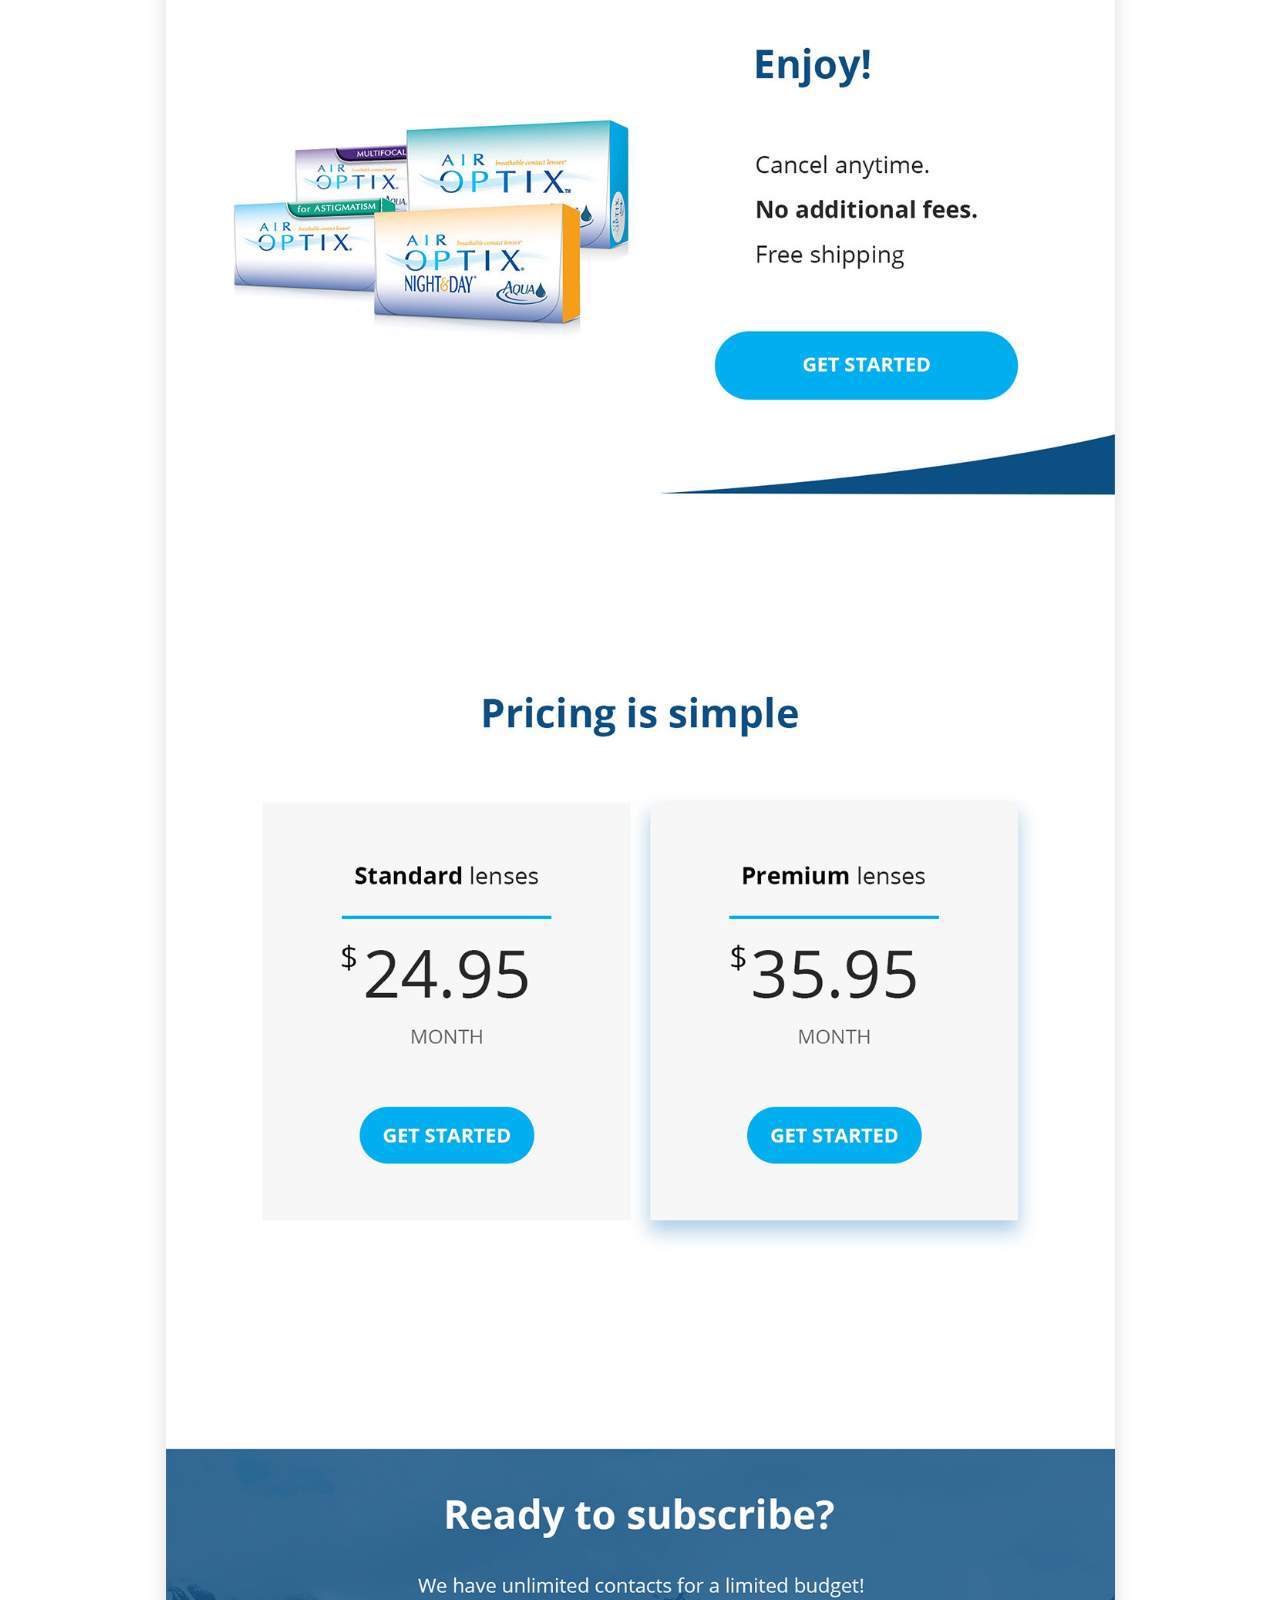
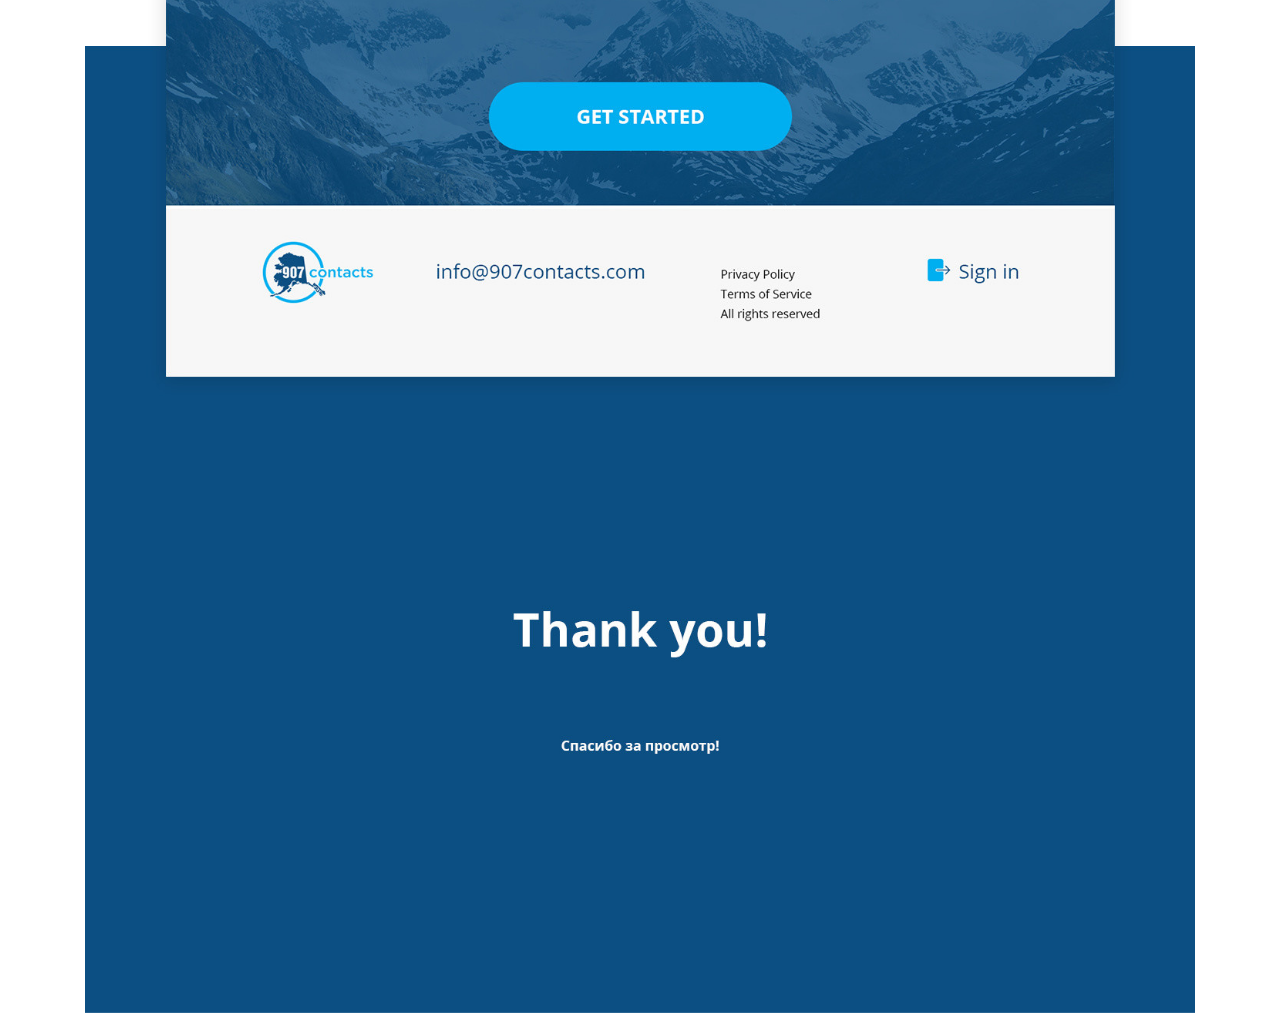
<file: Lenses.html>
<!doctype html>
<html lang="en">

<head>
  <meta charset="utf-8">
  <meta name="viewport" content="width=device-width, initial-scale=1, shrink-to-fit=no">
  <meta name="author" content="dara.aspi@gmail.com">
  <link rel="shortcut icon" type="image/x-icon" href="img/icon.png">
  <title>Lenses</title>

  <link href="bootstrap.min.css" rel="stylesheet">
</head>

<body>
  <main role="main" class="container">
    <img class="image img-fluid" src="img/lenses.jpg">
  </main>
</body>

</html>
</file>
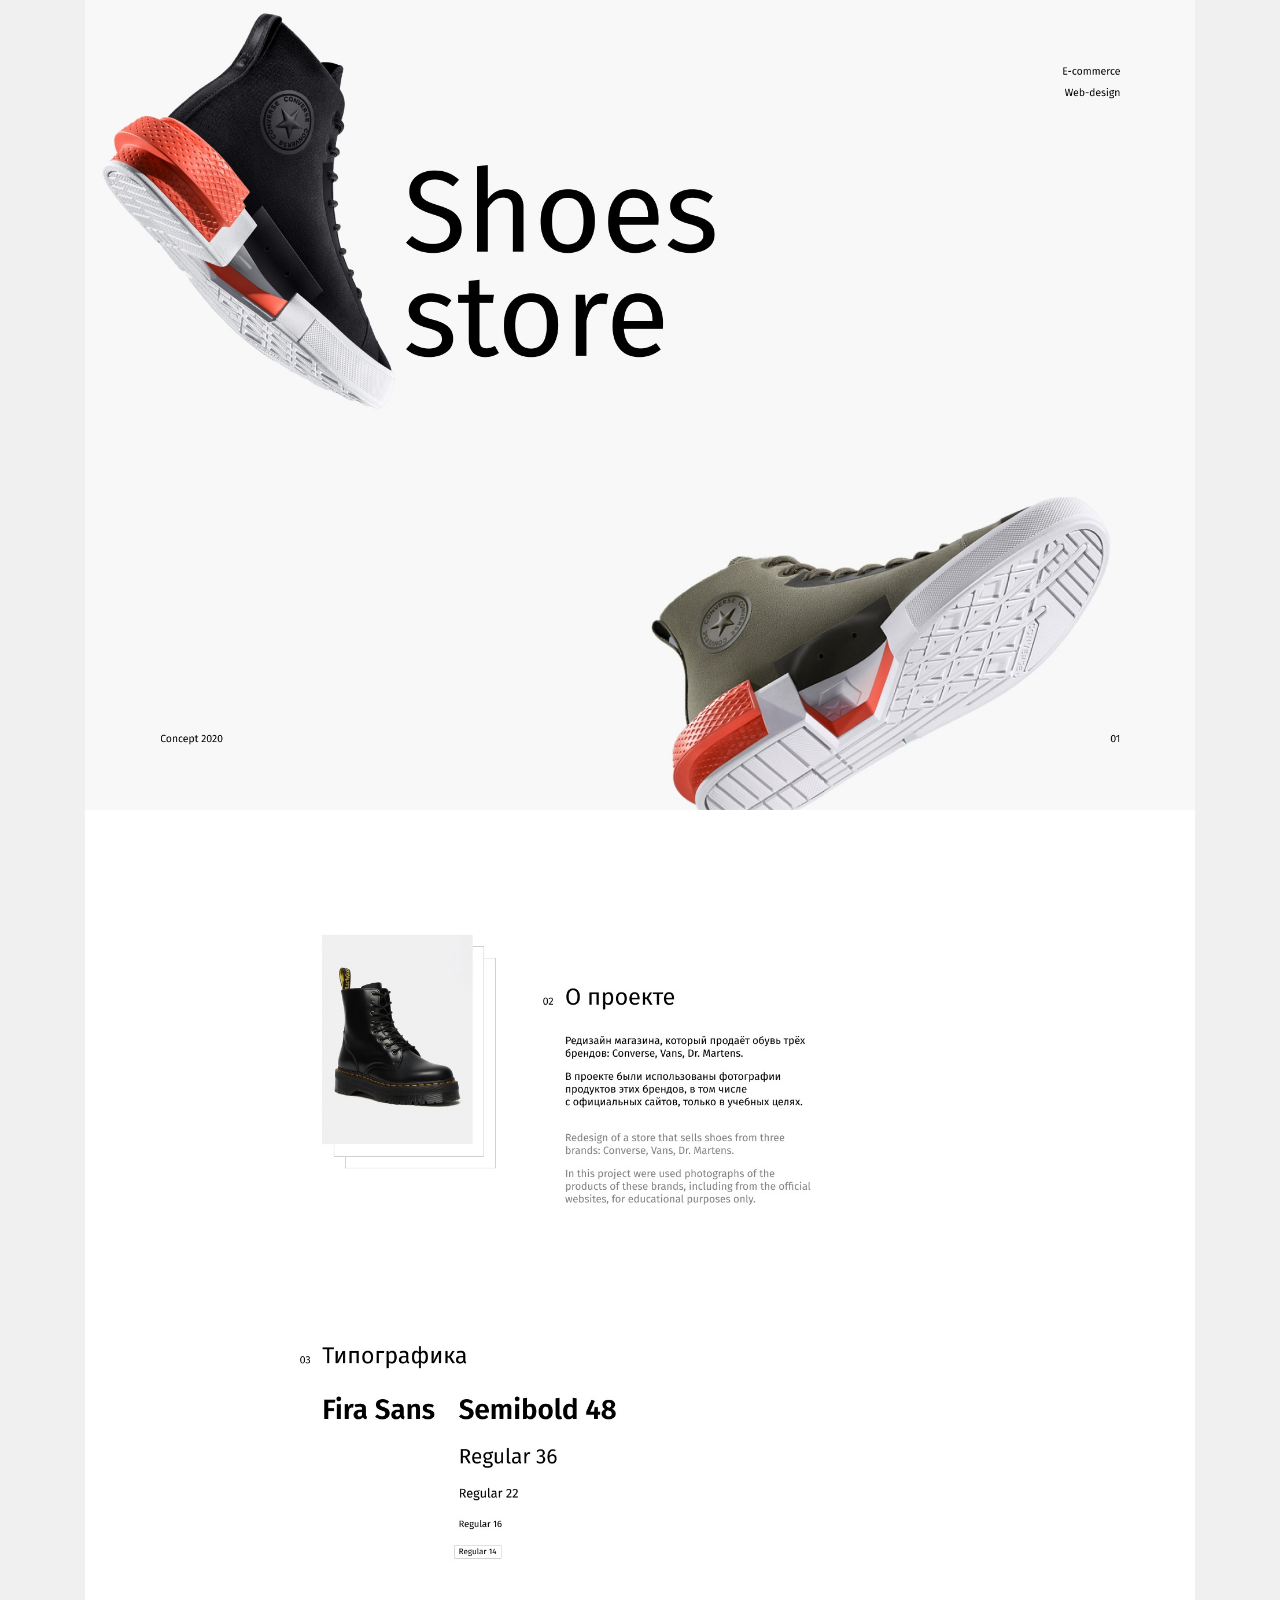
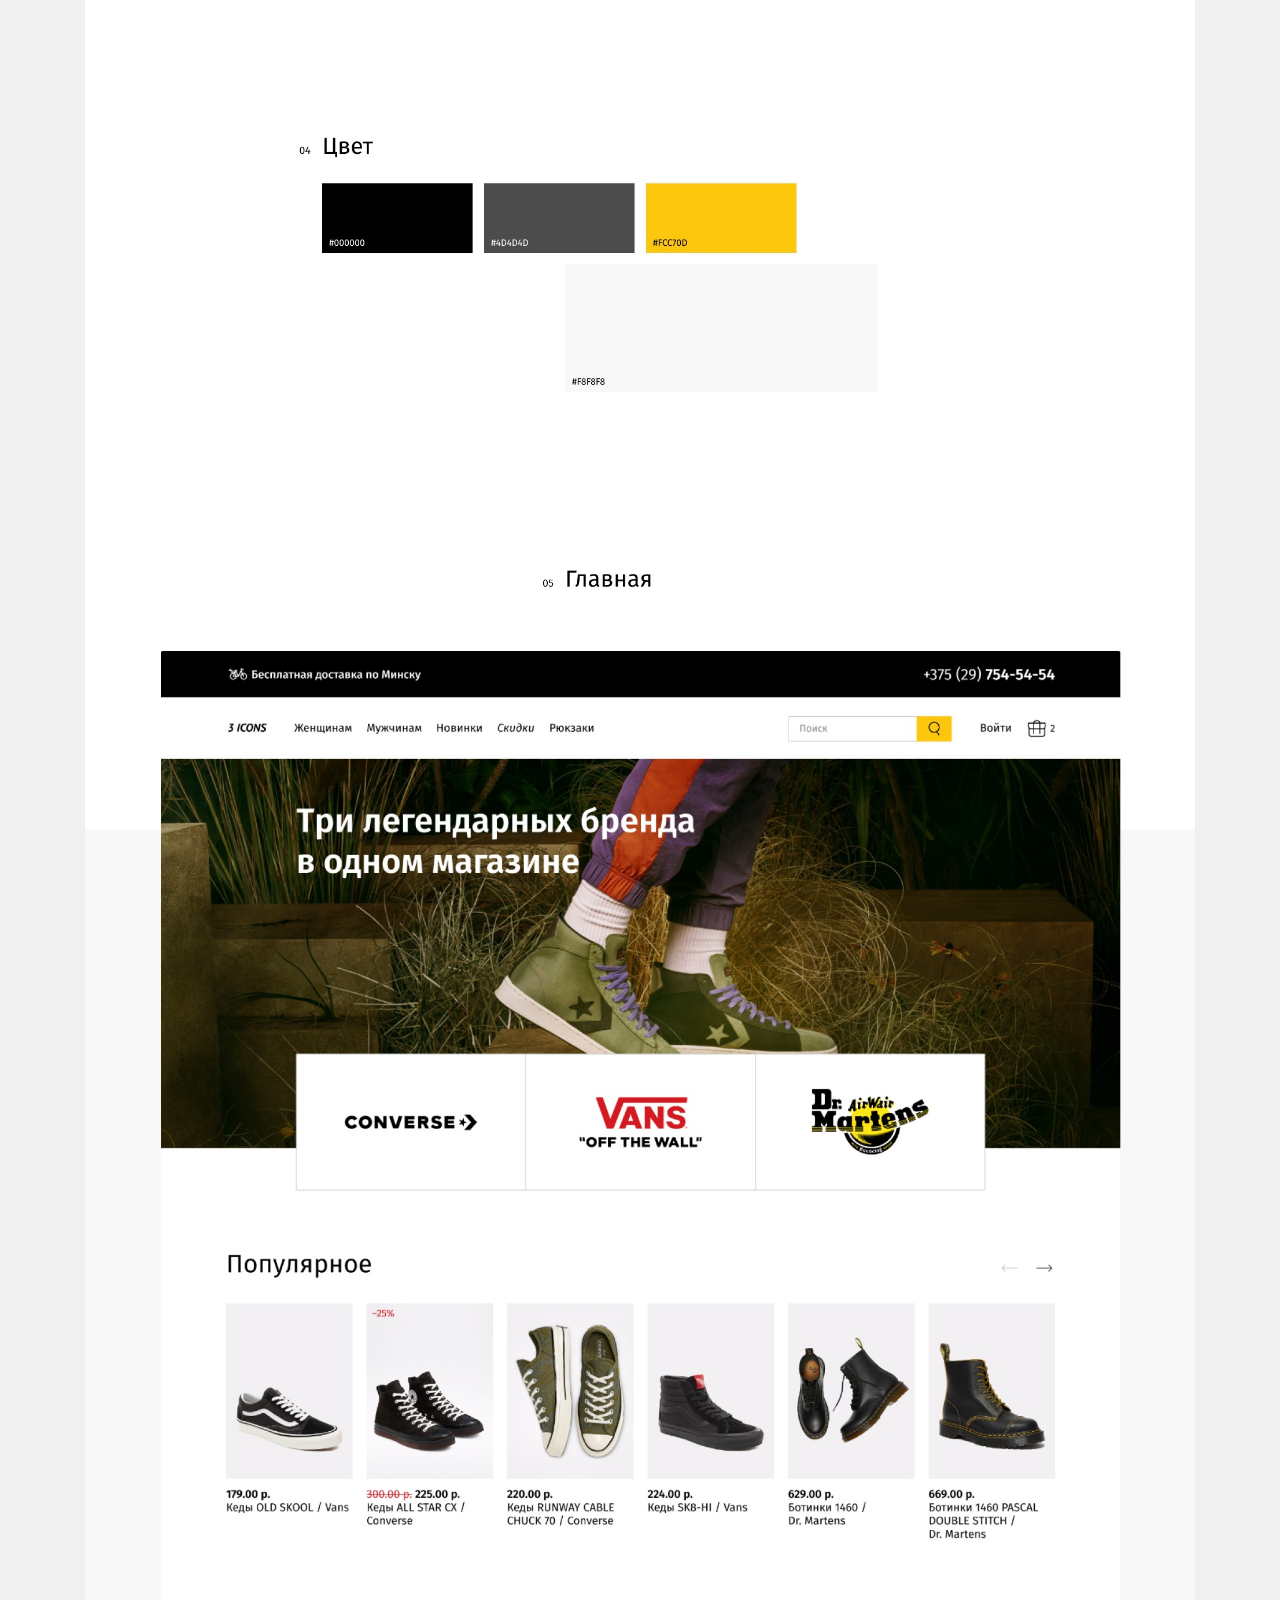
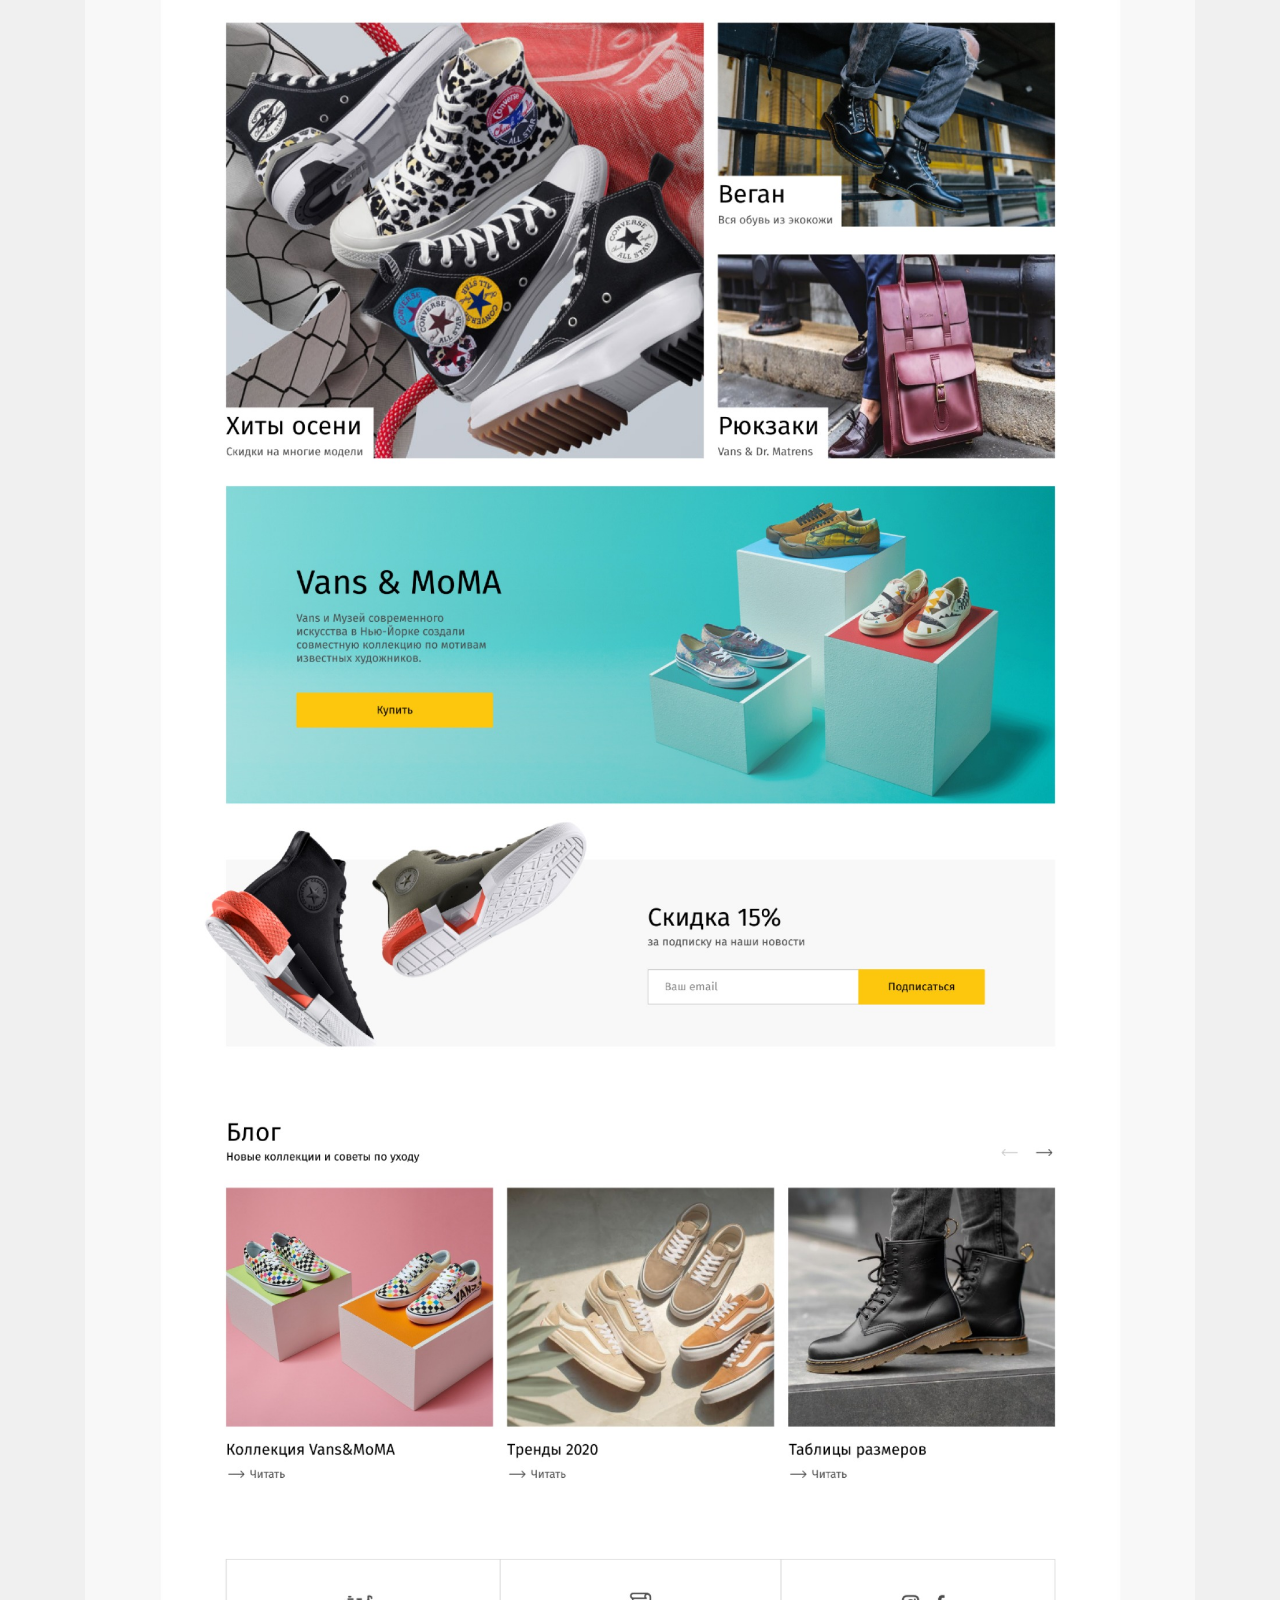
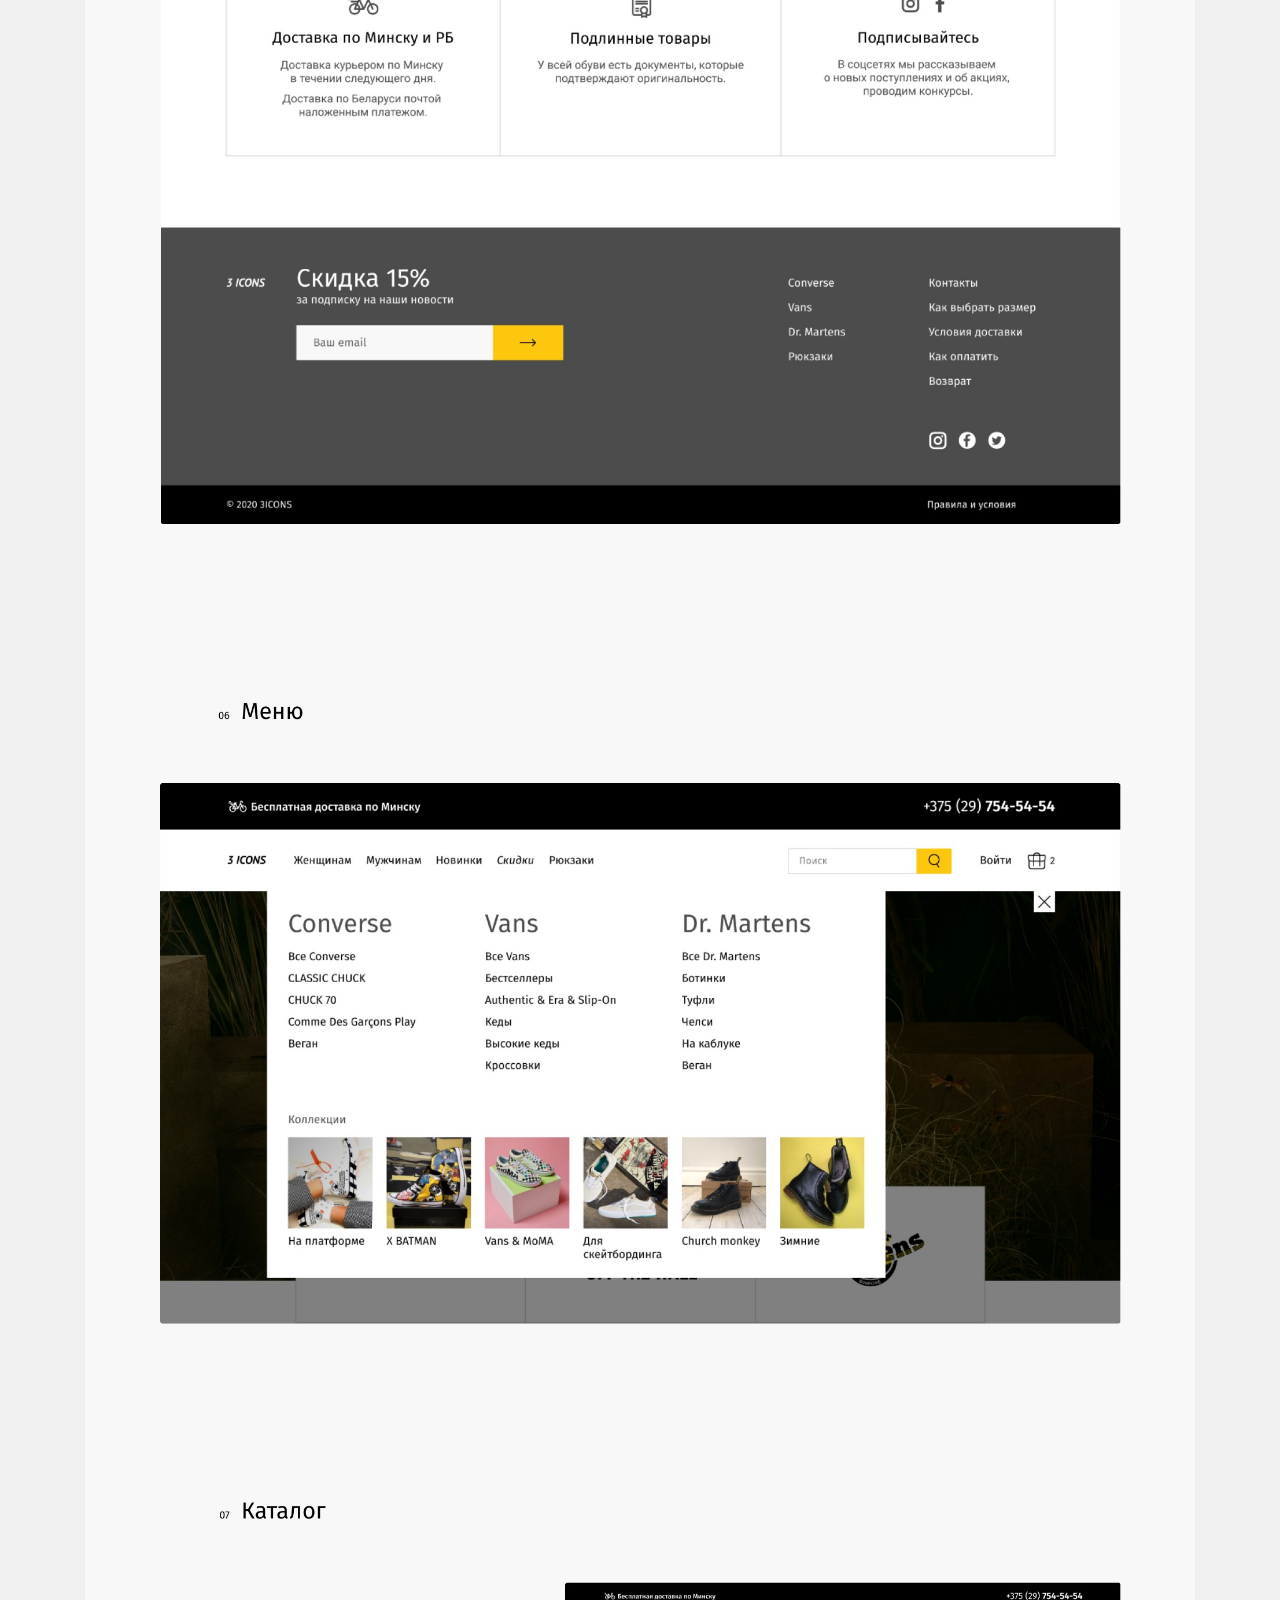
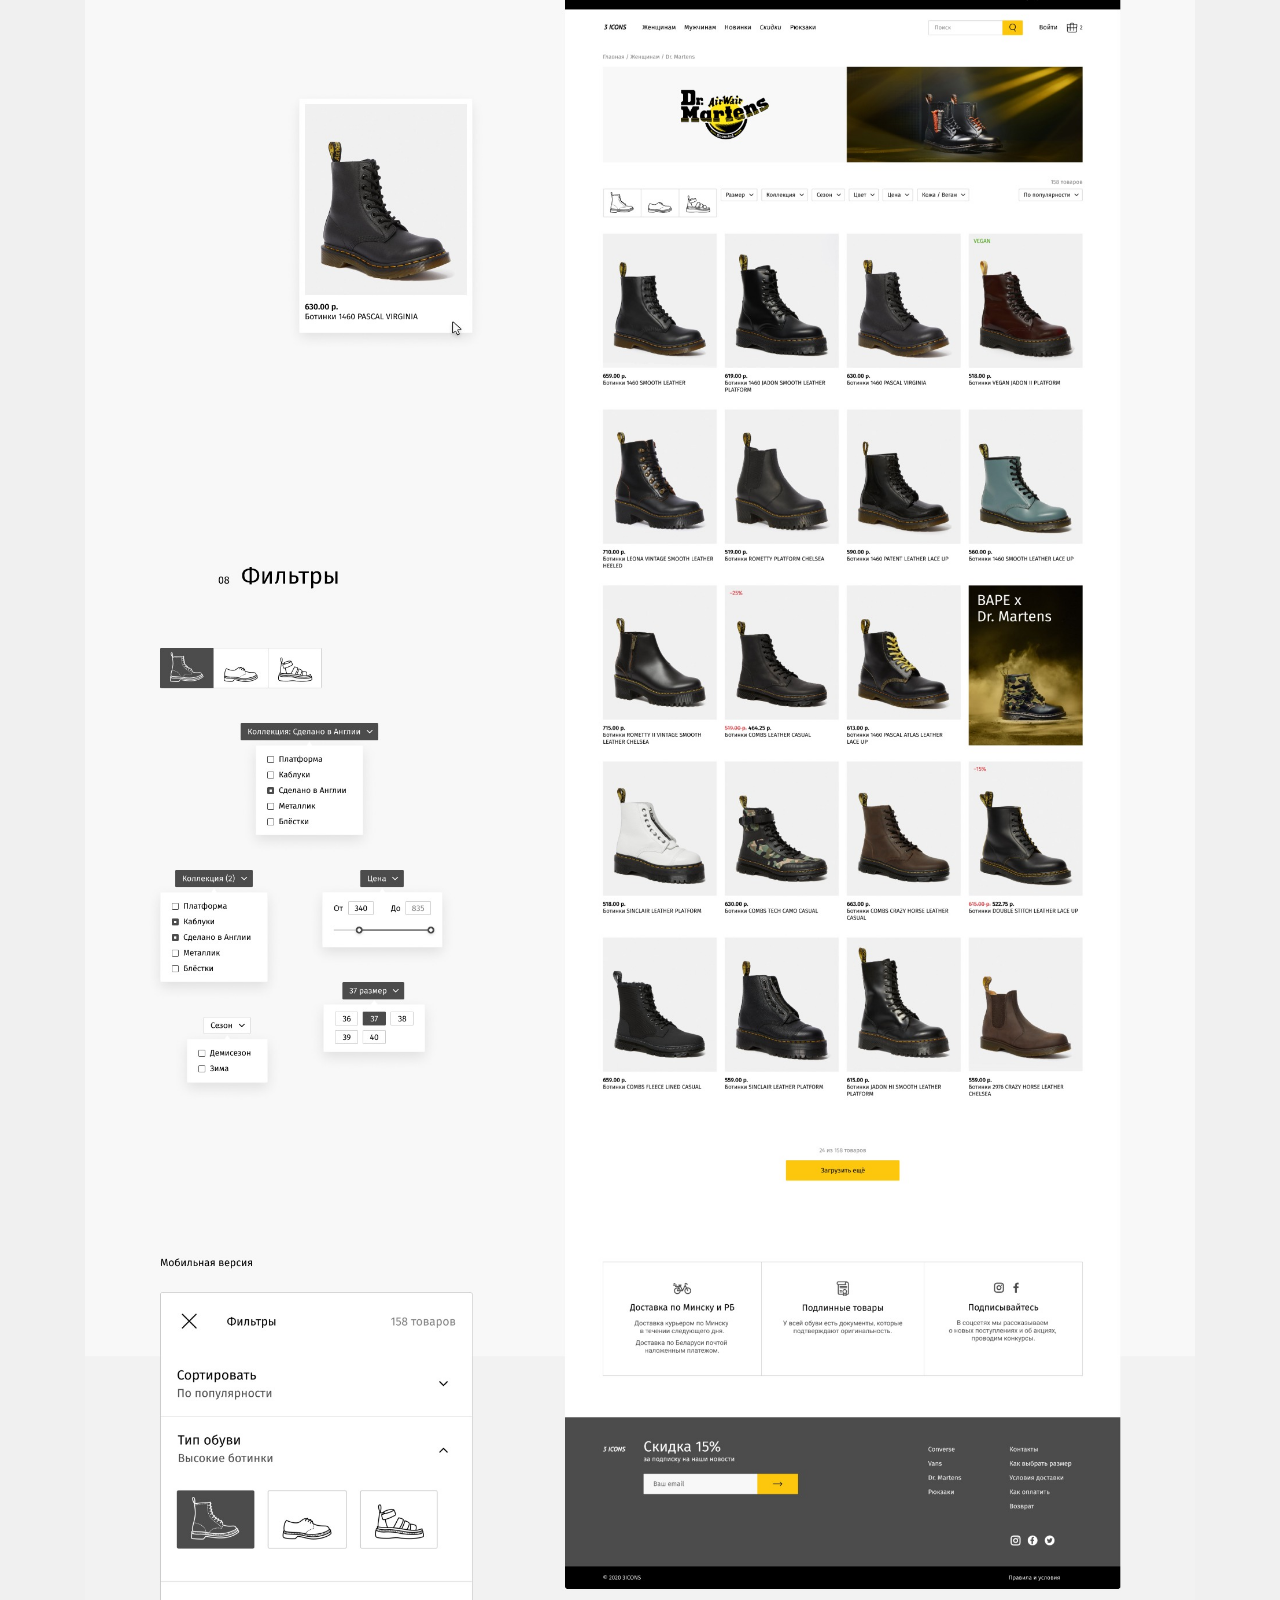
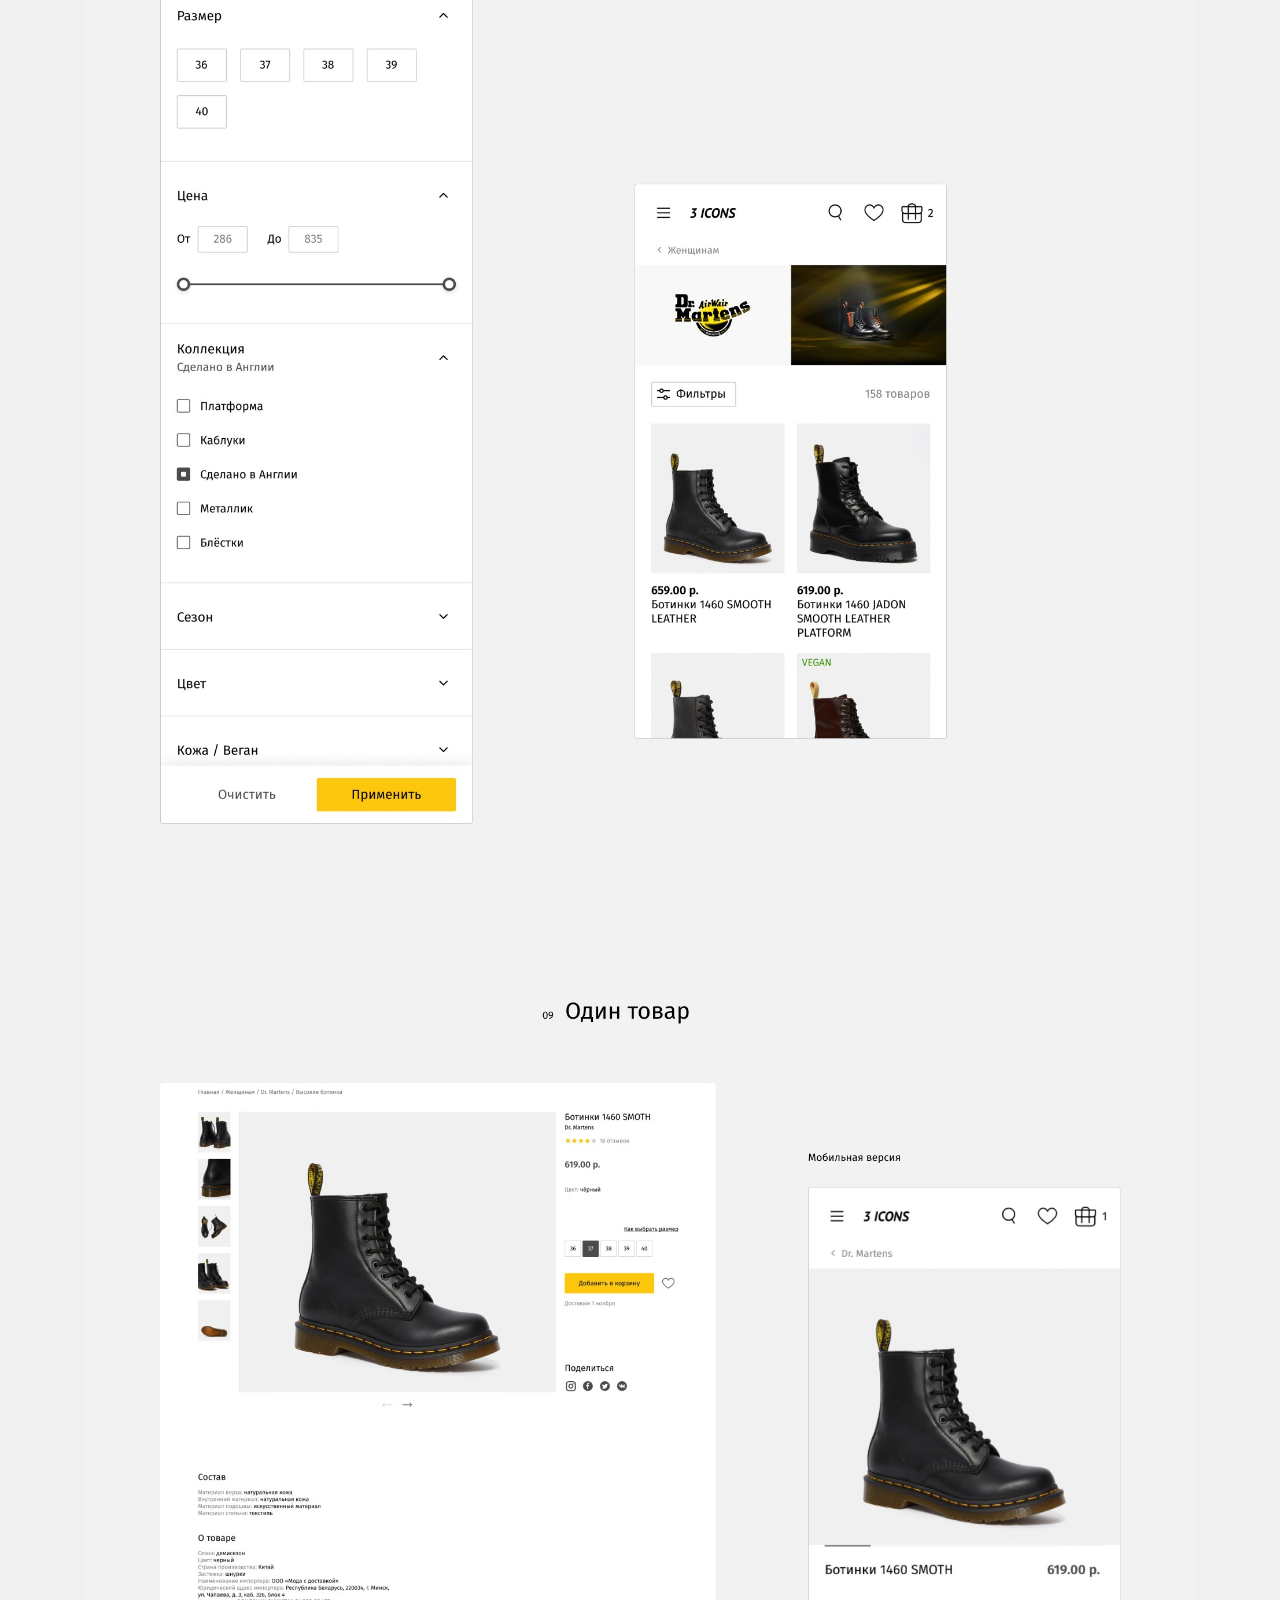
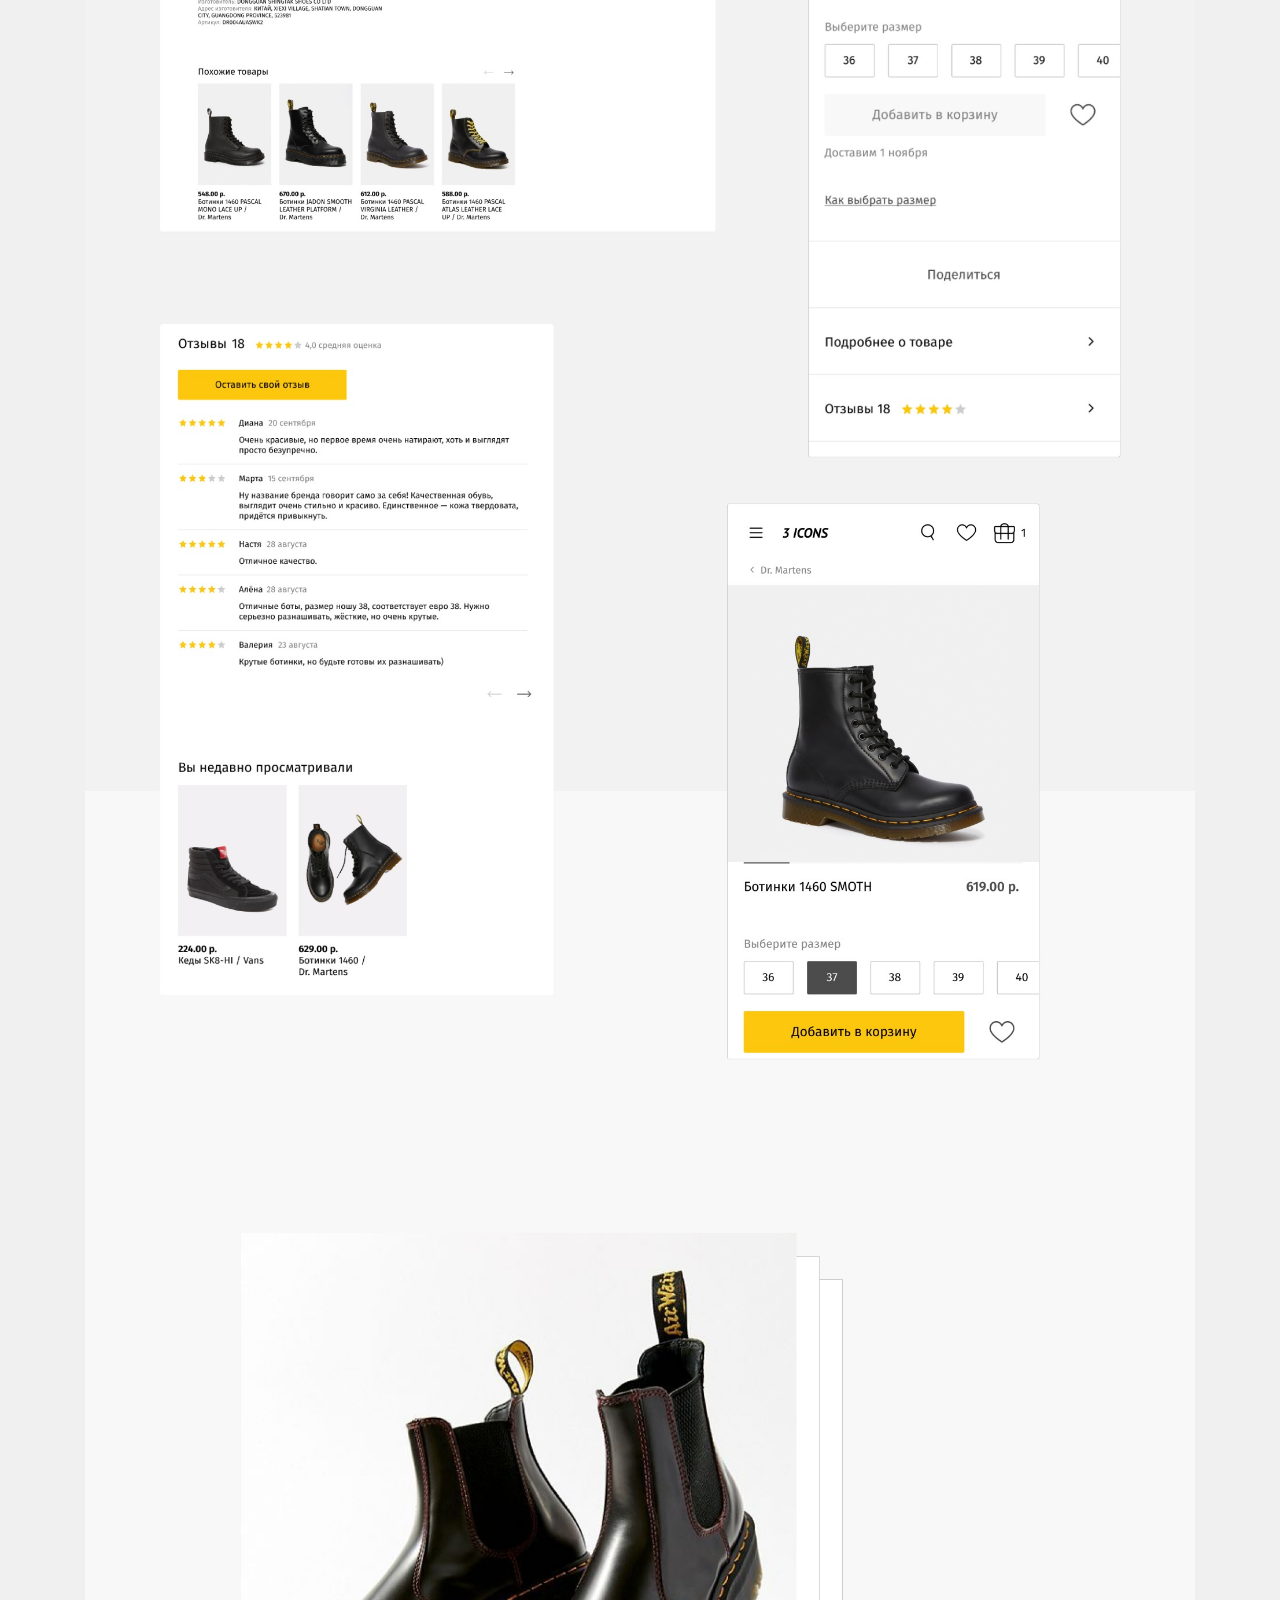
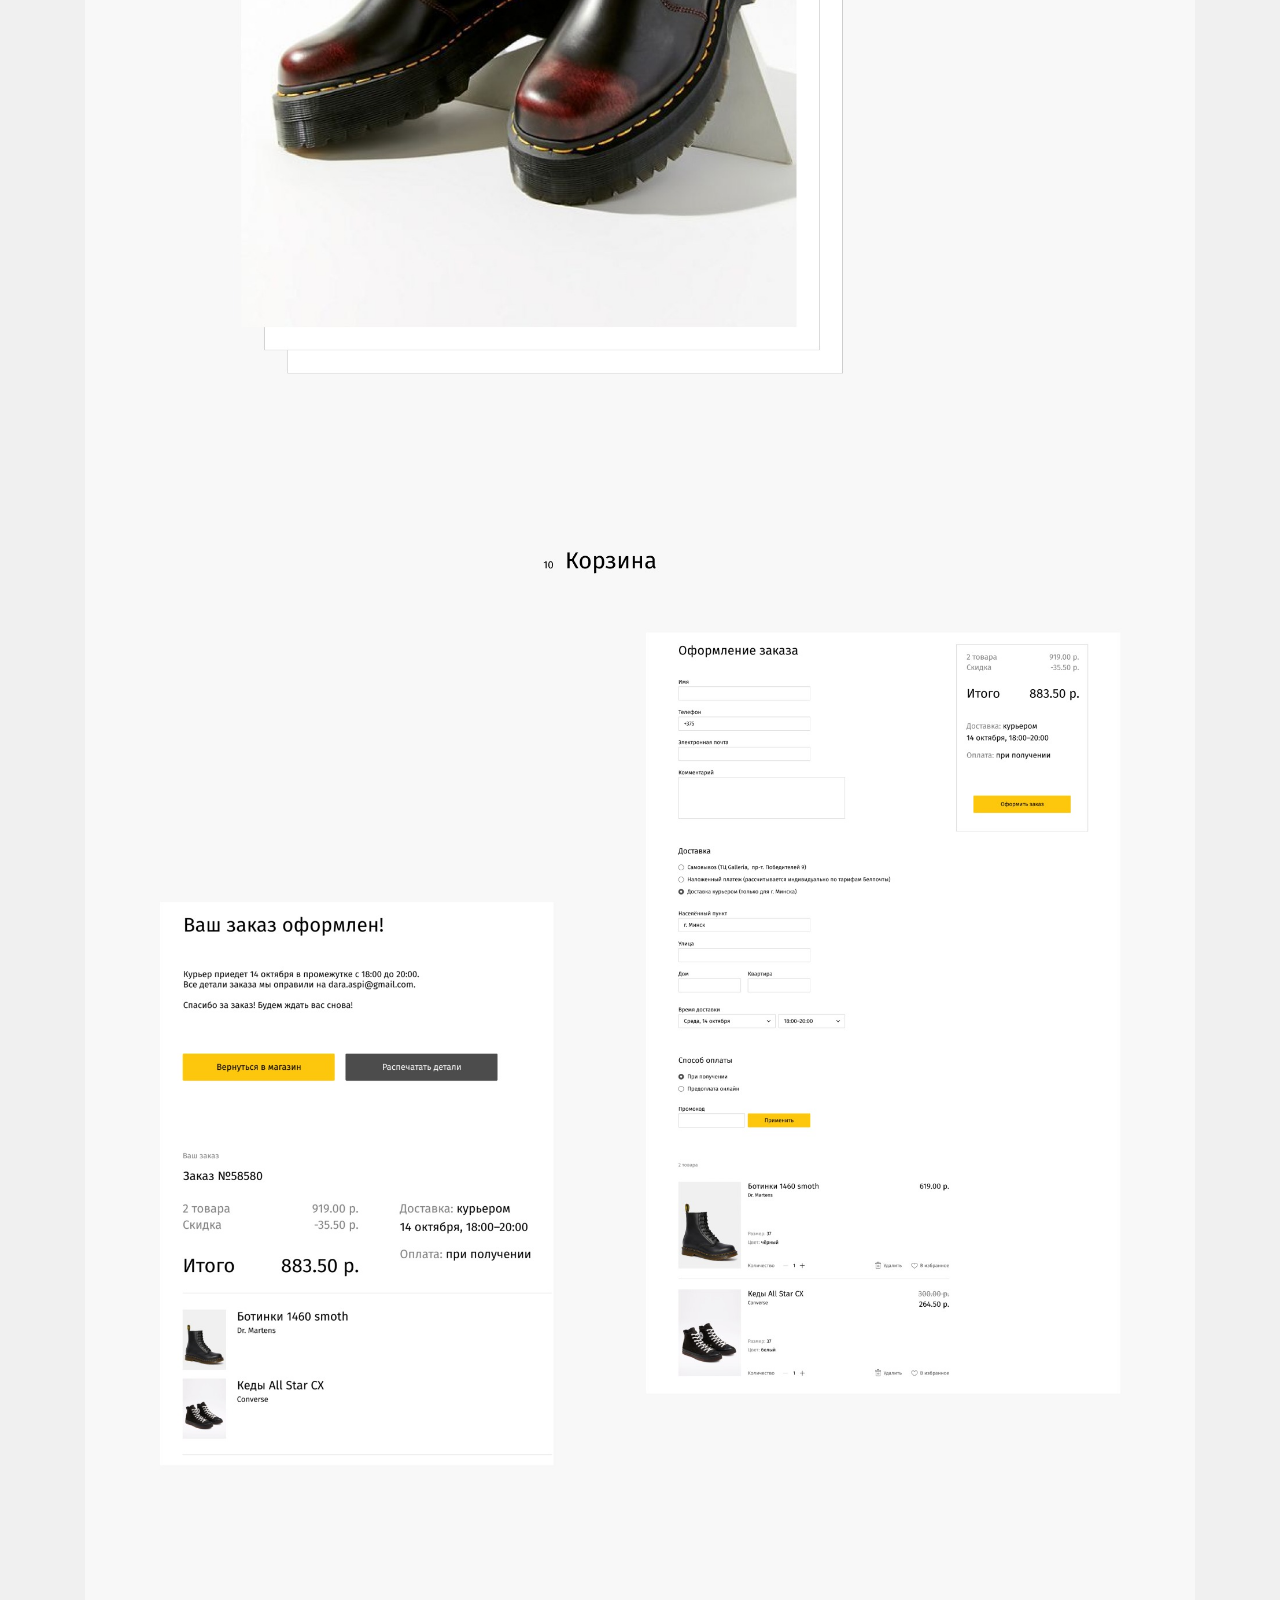
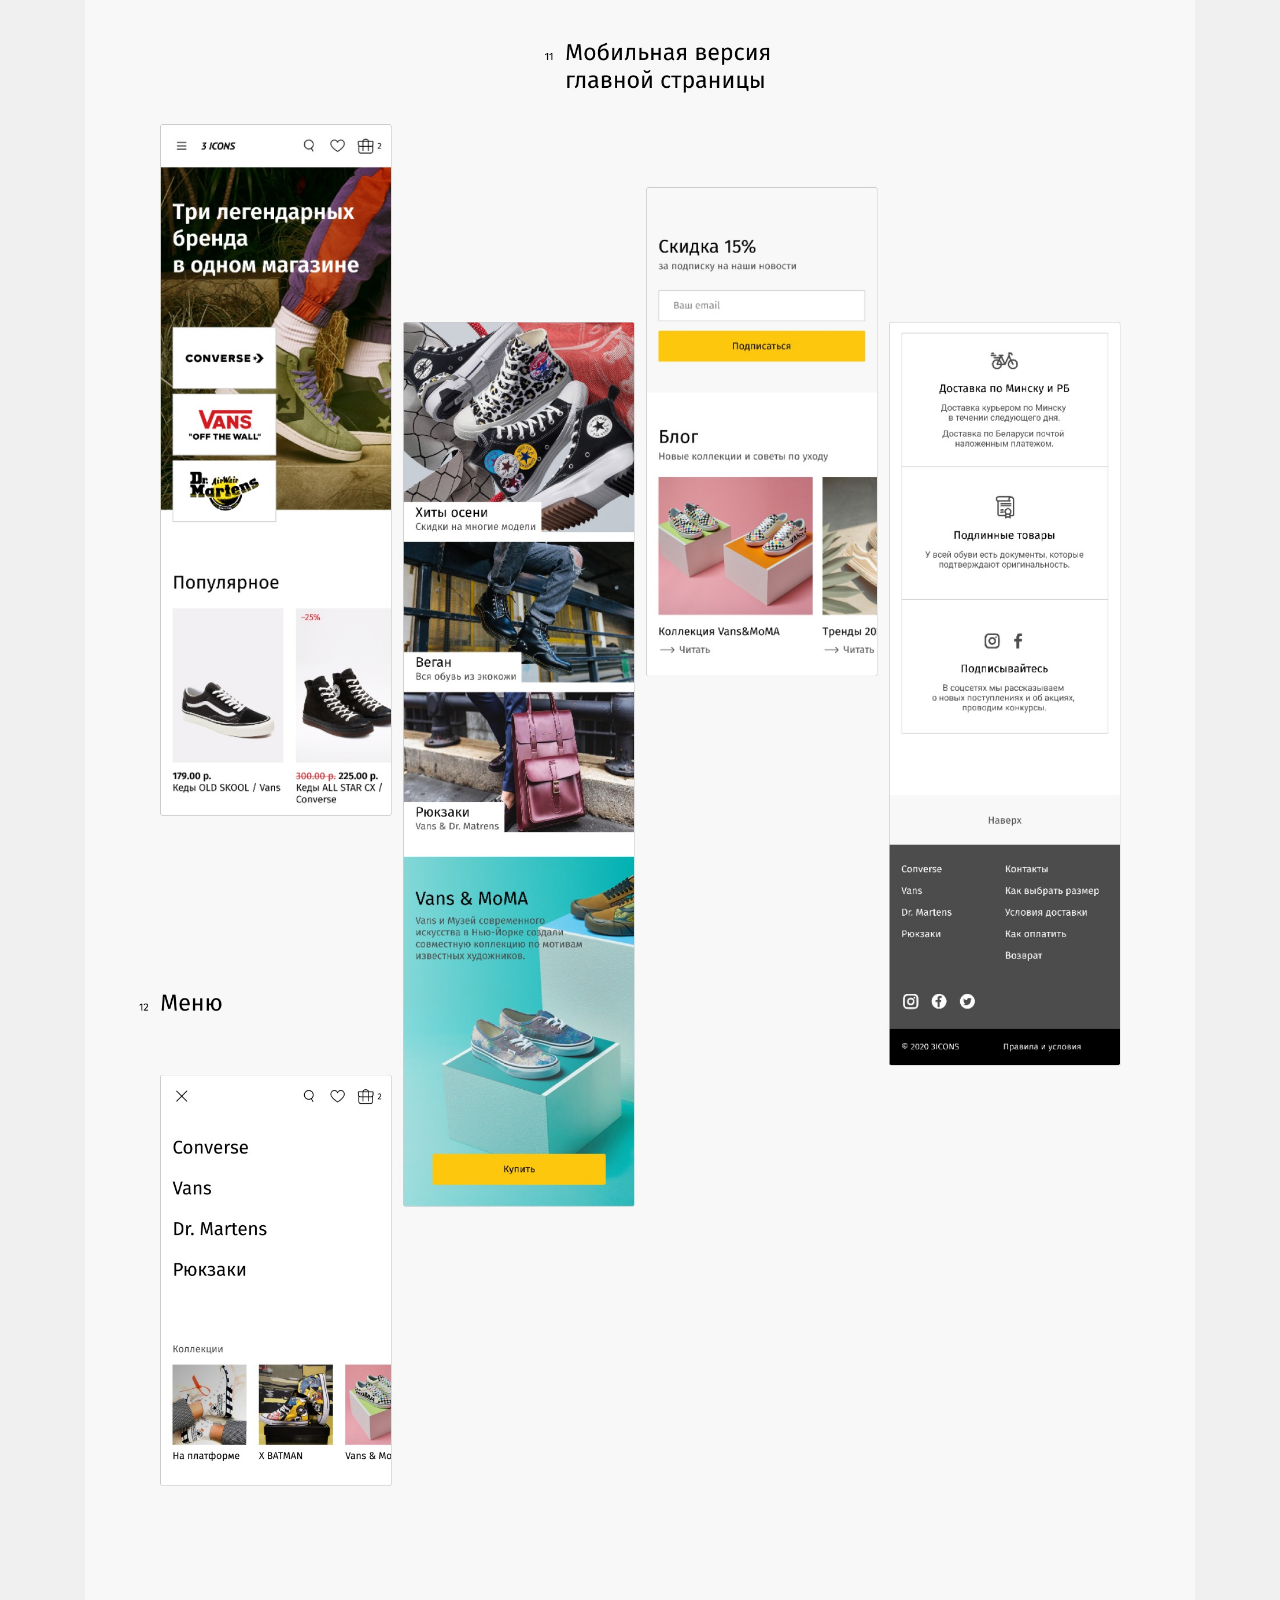
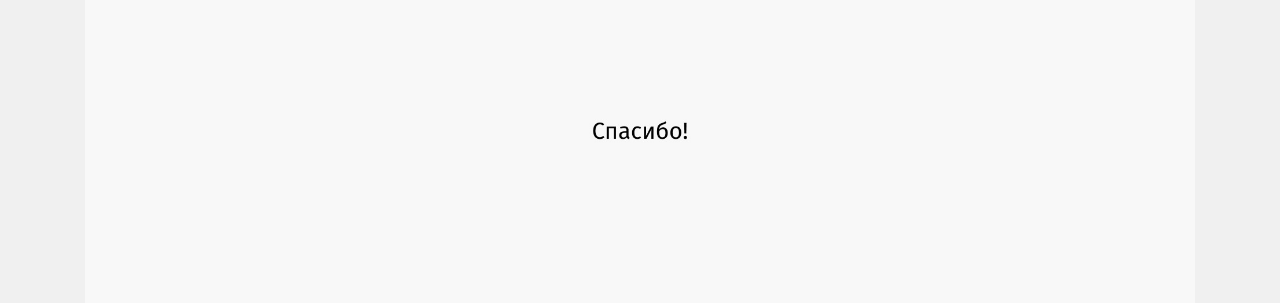
<file: Shoes.html>
<!doctype html>
<html lang="en">

<head>
	<meta charset="utf-8">
	<meta name="viewport" content="width=device-width, initial-scale=1, shrink-to-fit=no">
	<meta name="author" content="dara.aspi@gmail.com">
	<link rel="shortcut icon" type="image/x-icon" href="img/icon.png">
	<title>Shoes</title>

	<link href="https://fonts.googleapis.com/css?family=Poppins:100,200,400,300,500,600,700" rel="stylesheet">
	<link href="bootstrap.min.css" rel="stylesheet">

	<style>
		.link {
			font-family: 'Poppins';
			font-size: 20px;
			margin-right: 20px;
			color: black;
			font-weight: 600;
		}

		.market:hover {
			text-decoration: none;
		}

		body {
			background-color: #f0f0f0;
		}
	</style>
</head>

<body>
	<main role="main" class="container">
		<img class="image img-fluid" src="img/shoes/shoes_1.jpg">
		<img class="image img-fluid" src="img/shoes/shoes_2.jpg">
		<img class="image img-fluid" src="img/shoes/shoes_3.jpg">
		<img class="image img-fluid" src="img/shoes/shoes_4.jpg">
		<img class="image img-fluid" src="img/shoes/shoes_5.jpg">
		<img class="image img-fluid" src="img/shoes/shoes_6.jpg">
		<img class="image img-fluid" src="img/shoes/shoes_7.jpg">
		<img class="image img-fluid" src="img/shoes/shoes_8.jpg">
		<img class="image img-fluid" src="img/shoes/shoes_9.jpg">
		<img class="image img-fluid" src="img/shoes/shoes_10.jpg">
		<img class="image img-fluid" src="img/shoes/shoes_11.jpg">
		<img class="image img-fluid" src="img/shoes/shoes_12.jpg">
	</main>
</body>

</html>
</file>
